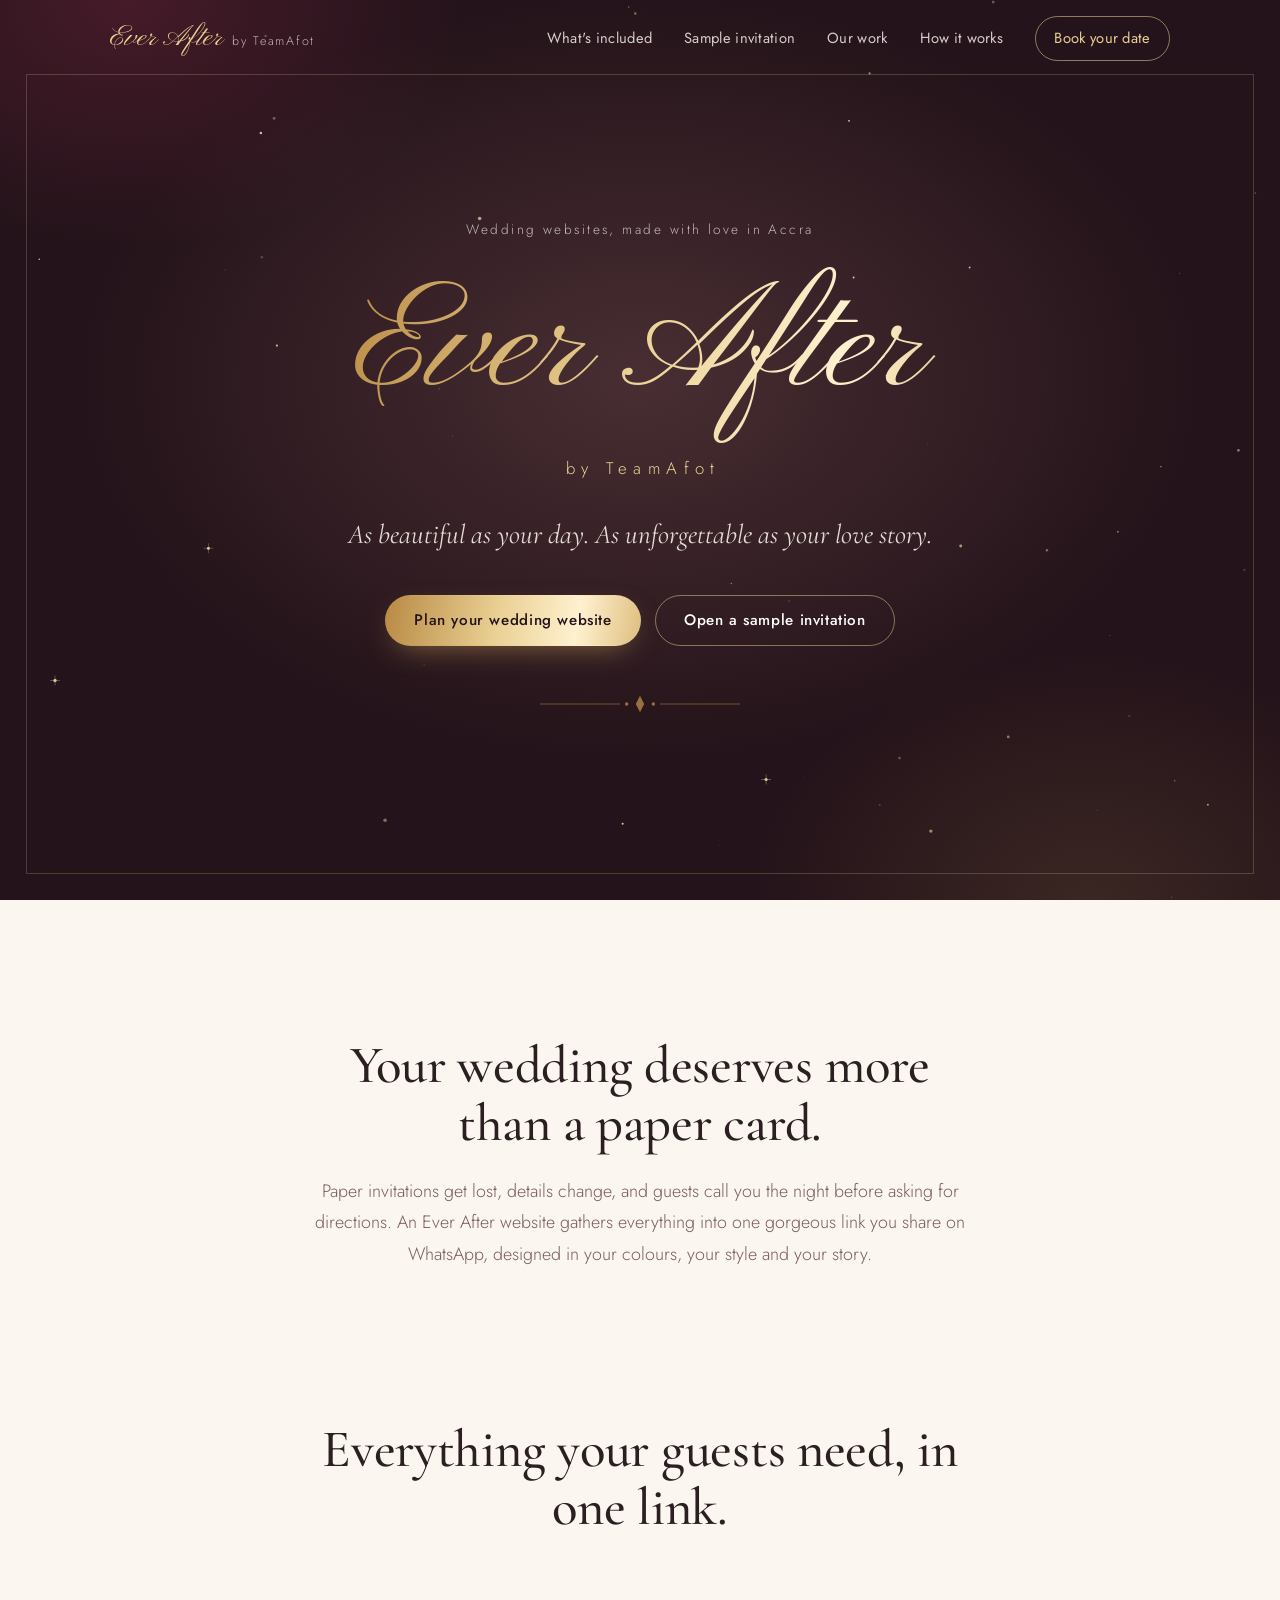
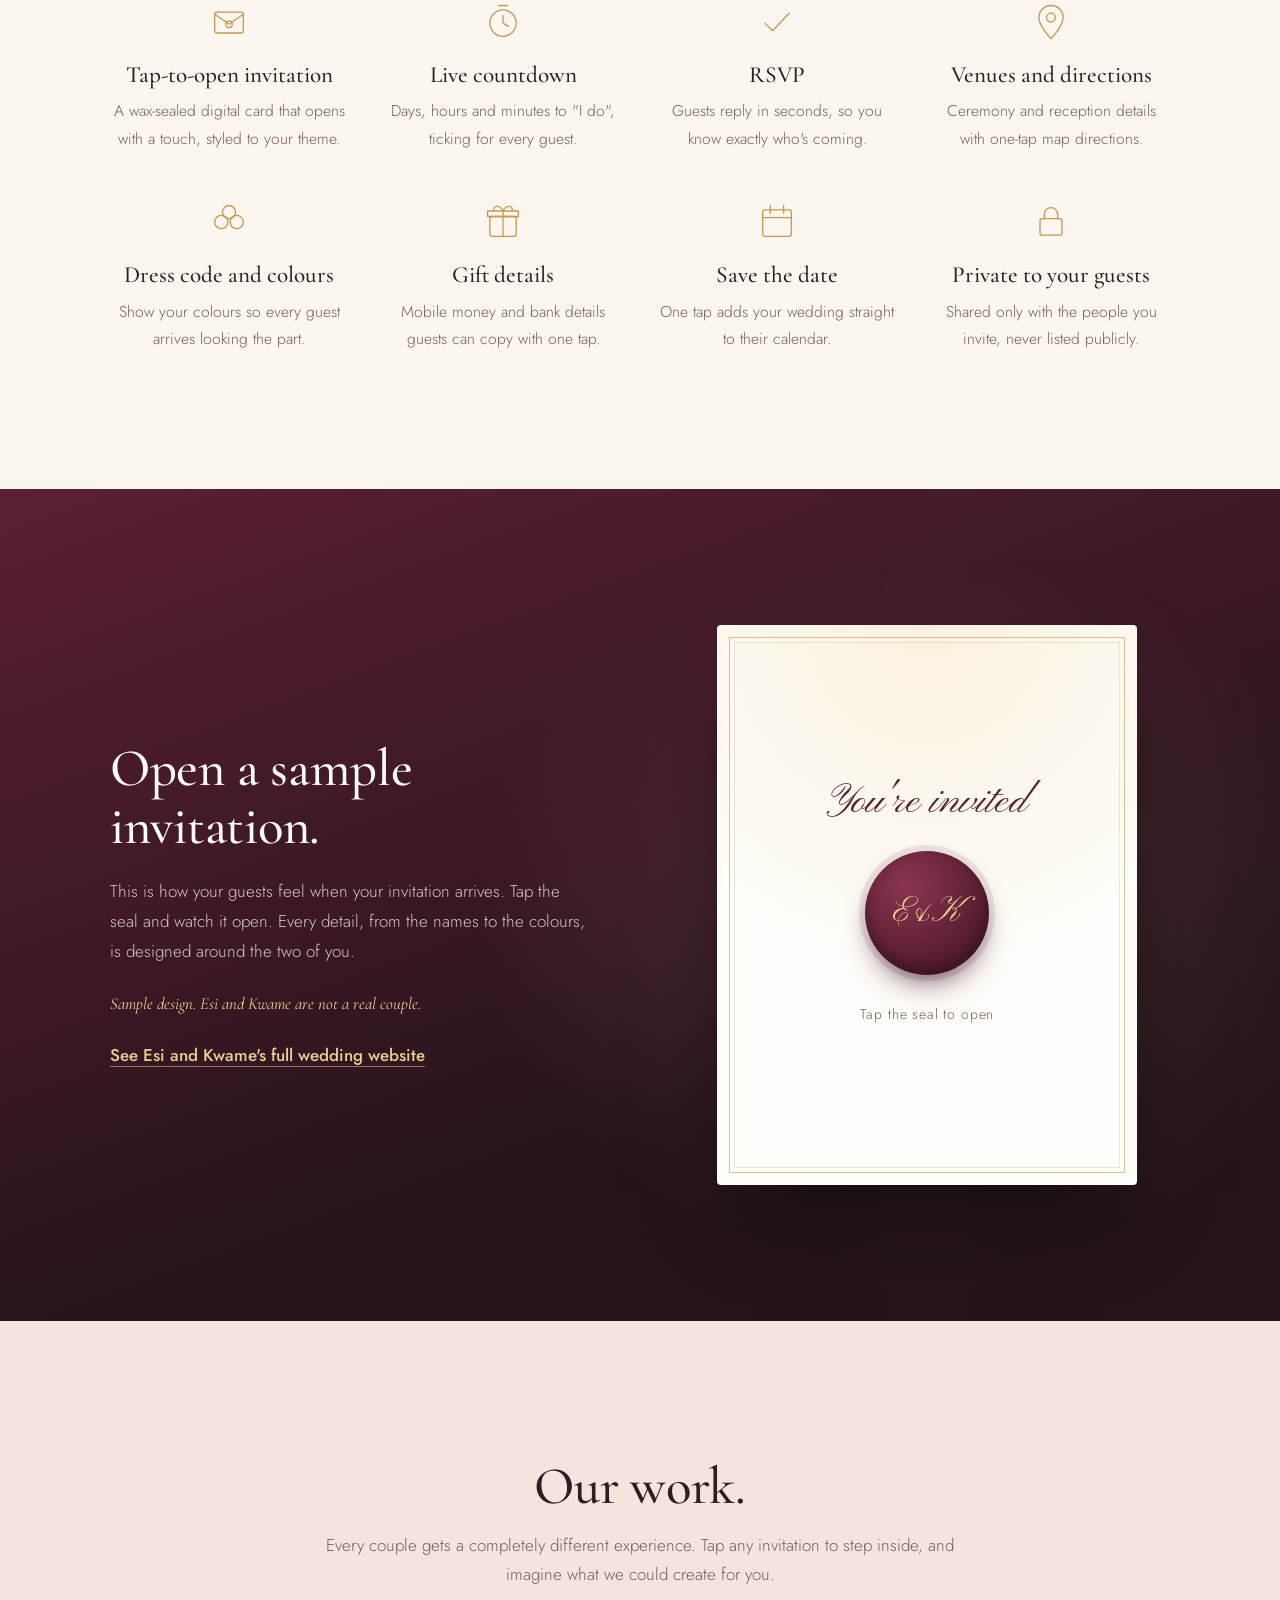
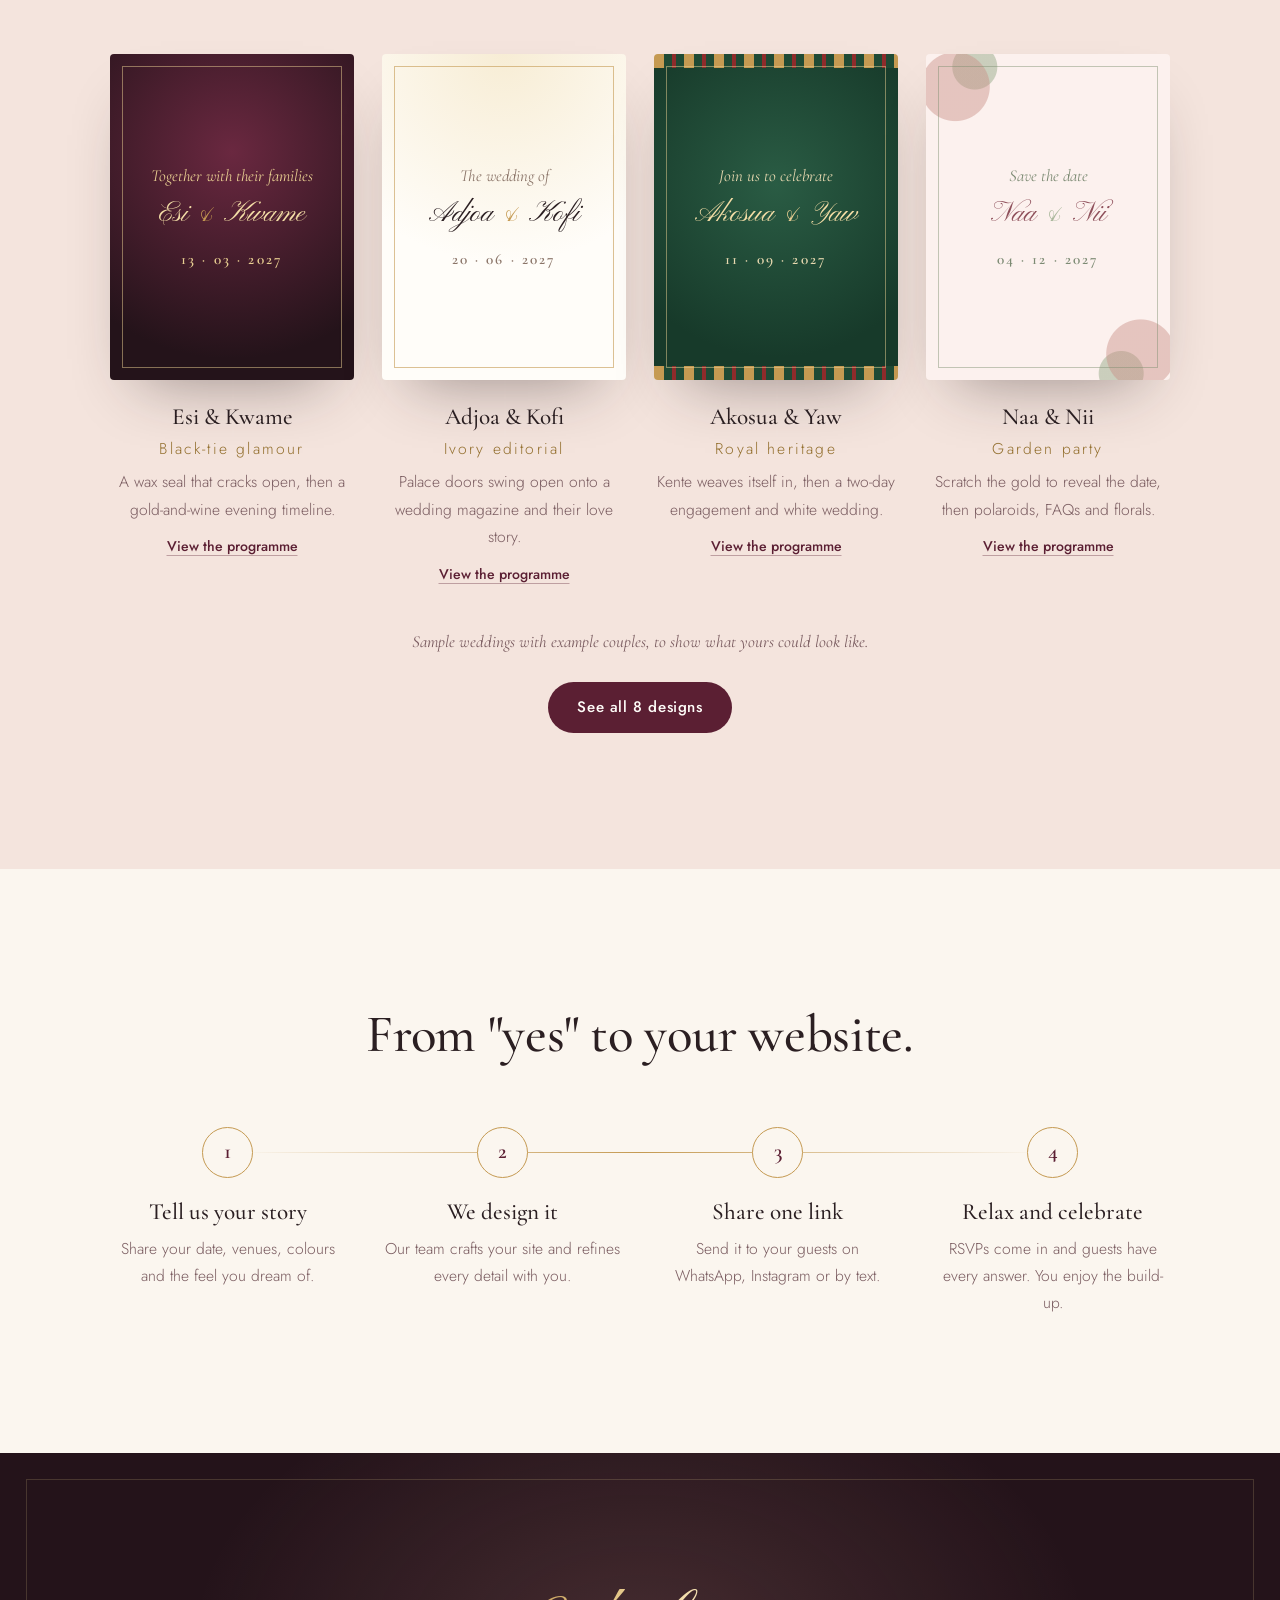
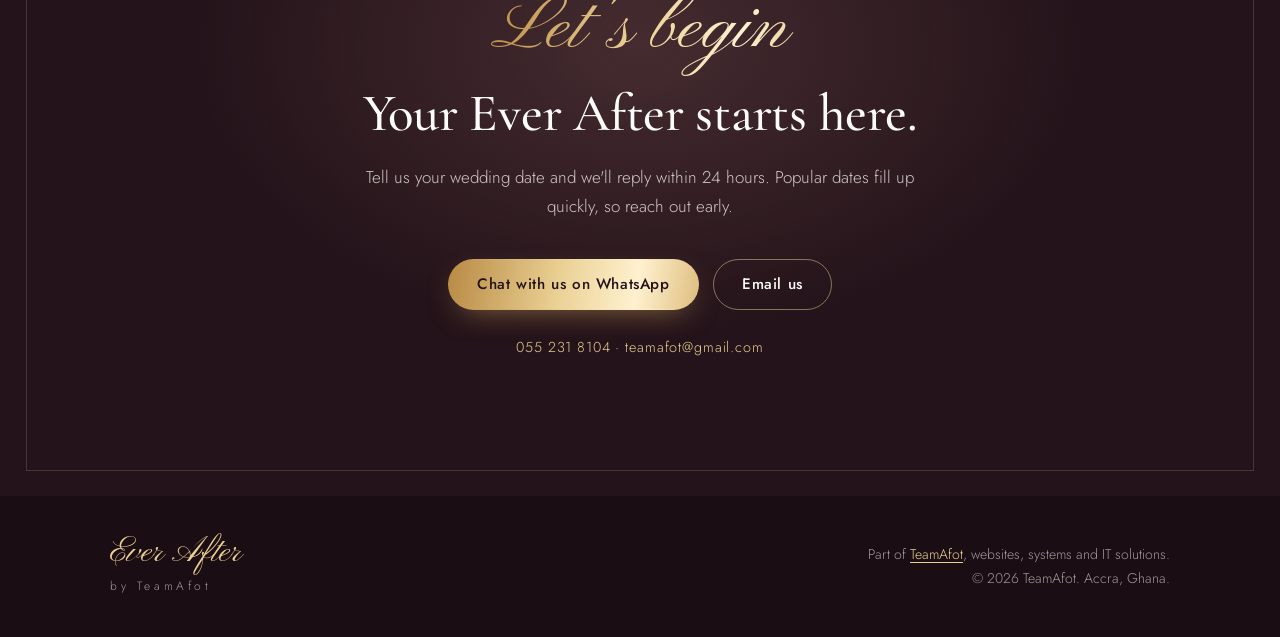
<file: index.html>
<!DOCTYPE html>
<html lang="en">
<head>
  <meta charset="utf-8">
  <meta name="viewport" content="width=device-width, initial-scale=1">
  <title>Ever After by TeamAfot | Wedding Websites in Ghana</title>
  <meta name="description" content="Ever After by TeamAfot designs glamorous wedding websites: digital invitations, countdowns, RSVP, gift details and directions, all in one link for your guests.">
  <meta name="theme-color" content="#24131A">
  <meta property="og:title" content="Ever After by TeamAfot">
  <meta property="og:description" content="Wedding websites as beautiful as your day.">
  <meta property="og:image" content="assets/logo/ever-after-logo-dark.png">
  <link rel="icon" href="assets/logo/favicon.svg" type="image/svg+xml">
  <link rel="preload" href="assets/fonts/pinyon-script-latin-400-normal.woff2" as="font" type="font/woff2" crossorigin>
  <link rel="preload" href="assets/fonts/cormorant-garamond-latin-500-normal.woff2" as="font" type="font/woff2" crossorigin>
  <link rel="stylesheet" href="styles.css">
</head>
<body>

<a class="skip" href="#main">Skip to content</a>

<header class="nav">
  <div class="nav__inner">
    <a class="nav__brand" href="#top" aria-label="Ever After by TeamAfot, home">
      <span class="nav__script">Ever After</span>
      <span class="nav__by">by TeamAfot</span>
    </a>
    <button class="nav__toggle" aria-expanded="false" aria-controls="menu">Menu</button>
    <nav class="nav__menu" id="menu" aria-label="Main">
      <a href="#features">What's included</a>
      <a href="#sample">Sample invitation</a>
      <a href="#work">Our work</a>
      <a href="#how">How it works</a>
      <a class="nav__cta" href="#book">Book your date</a>
    </nav>
  </div>
</header>

<main id="main">

  <!-- HERO -->
  <section class="hero" id="top">
    <canvas class="sparkles" aria-hidden="true"></canvas>
    <div class="hero__inner">
      <p class="hero__pre">Wedding websites, made with love in Accra</p>
      <h1 class="hero__title"><span class="foil">Ever After</span></h1>
      <p class="hero__by">by TeamAfot</p>
      <p class="hero__line">As beautiful as your day. As unforgettable as your love story.</p>
      <div class="hero__actions">
        <a class="btn btn--foil" href="#book">Plan your wedding website</a>
        <a class="btn btn--ghost" href="#sample">Open a sample invitation</a>
      </div>
      <div class="hero__ornament" aria-hidden="true">
      <svg viewBox="0 0 240 24"><path d="M0 12h96M144 12h96" stroke="currentColor" stroke-width=".8"/><path d="M120 2l5 10-5 10-5-10z" fill="currentColor"/><circle cx="104" cy="12" r="2" fill="currentColor"/><circle cx="136" cy="12" r="2" fill="currentColor"/></svg>
    </div>
    </div>

  </section>

  <!-- INTRO -->
  <section class="intro">
    <div class="wrap intro__inner">
      <h2>Your wedding deserves more than a paper&nbsp;card.</h2>
      <p>Paper invitations get lost, details change, and guests call you the night before asking for directions. An Ever After website gathers everything into one gorgeous link you share on WhatsApp, designed in your colours, your style and your story.</p>
    </div>
  </section>

  <!-- FEATURES -->
  <section class="features" id="features">
    <div class="wrap">
      <div class="head head--center">
        <h2>Everything your guests need, in one link.</h2>
      </div>
      <ul class="features__grid" role="list">
        <li>
          <svg viewBox="0 0 40 40" aria-hidden="true"><rect x="7" y="11" width="26" height="19" rx="2"/><path d="M7 13l13 9 13-9"/><circle cx="20" cy="22" r="3"/></svg>
          <h3>Tap-to-open invitation</h3>
          <p>A wax-sealed digital card that opens with a touch, styled to your theme.</p>
        </li>
        <li>
          <svg viewBox="0 0 40 40" aria-hidden="true"><circle cx="20" cy="21" r="12"/><path d="M20 14v7l5 3M16 5h8"/></svg>
          <h3>Live countdown</h3>
          <p>Days, hours and minutes to "I do", ticking for every guest.</p>
        </li>
        <li>
          <svg viewBox="0 0 40 40" aria-hidden="true"><path d="M9 21l7 7 15-16"/></svg>
          <h3>RSVP</h3>
          <p>Guests reply in seconds, so you know exactly who's coming.</p>
        </li>
        <li>
          <svg viewBox="0 0 40 40" aria-hidden="true"><path d="M20 35s-11-11-11-19a11 11 0 0 1 22 0c0 8-11 19-11 19z"/><circle cx="20" cy="16" r="4"/></svg>
          <h3>Venues and directions</h3>
          <p>Ceremony and reception details with one-tap map directions.</p>
        </li>
        <li>
          <svg viewBox="0 0 40 40" aria-hidden="true"><circle cx="13" cy="20" r="6"/><circle cx="27" cy="20" r="6"/><circle cx="20" cy="11" r="6"/></svg>
          <h3>Dress code and colours</h3>
          <p>Show your colours so every guest arrives looking the part.</p>
        </li>
        <li>
          <svg viewBox="0 0 40 40" aria-hidden="true"><rect x="8" y="15" width="24" height="18" rx="2"/><path d="M6 15h28v-5H6zM20 10v23M20 10c-3-6-10-5-8 0M20 10c3-6 10-5 8 0"/></svg>
          <h3>Gift details</h3>
          <p>Mobile money and bank details guests can copy with one tap.</p>
        </li>
        <li>
          <svg viewBox="0 0 40 40" aria-hidden="true"><rect x="7" y="9" width="26" height="24" rx="2"/><path d="M7 16h26M14 5v7M26 5v7"/></svg>
          <h3>Save the date</h3>
          <p>One tap adds your wedding straight to their calendar.</p>
        </li>
        <li>
          <svg viewBox="0 0 40 40" aria-hidden="true"><rect x="10" y="17" width="20" height="15" rx="2"/><path d="M14 17v-4a6 6 0 0 1 12 0v4"/></svg>
          <h3>Private to your guests</h3>
          <p>Shared only with the people you invite, never listed publicly.</p>
        </li>
      </ul>
    </div>
  </section>

  <!-- SAMPLE INVITATION -->
  <section class="sample" id="sample">
    <canvas class="confetti" aria-hidden="true"></canvas>
    <div class="wrap sample__grid">
      <div class="sample__copy">
        <h2>Open a sample invitation.</h2>
        <p>This is how your guests feel when your invitation arrives. Tap the seal and watch it open. Every detail, from the names to the colours, is designed around the two of you.</p>
        <p class="sample__note">Sample design. Esi and Kwame are not a real couple.</p>
        <a class="sample__full" href="demo/esi-kwame/">See Esi and Kwame's full wedding website</a>
      </div>

      <div class="invite">
        <div class="invite__card">
          <div class="invite__closed">
            <p class="invite__kicker">You're invited</p>
            <button class="seal" aria-label="Open the sample invitation"><span>E&amp;K</span></button>
            <p class="invite__tap">Tap the seal to open</p>
          </div>
          <div class="invite__open" hidden>
            <p class="invite__small">Together with their families</p>
            <p class="invite__names">Esi <span>&amp;</span> Kwame</p>
            <p class="invite__small">request the honour of your presence</p>
            <div class="invite__rule" aria-hidden="true"></div>
            <p class="invite__date">Saturday, 13 March 2027</p>
            <p class="invite__venue">Accra, Ghana</p>
            <div class="countdown">
              <div><b data-cd="d">0</b><small>days</small></div>
              <div><b data-cd="h">00</b><small>hours</small></div>
              <div><b data-cd="m">00</b><small>mins</small></div>
              <div><b data-cd="s">00</b><small>secs</small></div>
            </div>
            <div class="swatches" aria-label="Dress code: wine, champagne and gold">
              <span style="--c:#5B1F33"></span><span style="--c:#F1E2C6"></span><span style="--c:#C59A52"></span>
              <small>Dress code</small>
            </div>
            <div class="rsvp">
              <button class="rsvp__btn" data-rsvp="yes">Joyfully accept</button>
              <button class="rsvp__btn rsvp__btn--line" data-rsvp="no">Regretfully decline</button>
            </div>
            <p class="rsvp__msg" role="status"></p>
            <button class="invite__reset">Close invitation</button>
          </div>
        </div>
      </div>
    </div>
  </section>

  <!-- OUR WORK -->
  <section class="styles" id="work">
    <div class="wrap">
      <div class="head head--center">
        <h2>Our work.</h2>
        <p>Every couple gets a completely different experience. Tap any invitation to step inside, and imagine what we could create for you.</p>
      </div>
      <ul class="styles__grid" role="list">
        <li class="look look--wine">
          <a class="look__link" href="demo/esi-kwame/" aria-label="See Esi and Kwame's sample wedding website">
            <div class="look__card" aria-hidden="true">
              <p class="look__small">Together with their families</p>
              <p class="look__names">Esi <span>&amp;</span> Kwame</p>
              <p class="look__date">13 · 03 · 2027</p>
              <span class="look__tap">Tap to see</span>
            </div>
            <h3>Esi &amp; Kwame</h3>
            <p class="look__style">Black-tie glamour</p>
            <p>A wax seal that cracks open, then a gold-and-wine evening timeline.</p>
          </a>
          <a class="look__prog" href="programme/?c=esi-kwame">View the programme</a>
        </li>
        <li class="look look--ivory">
          <a class="look__link" href="demo/adjoa-kofi/" aria-label="See Adjoa and Kofi's sample wedding website">
            <div class="look__card" aria-hidden="true">
              <p class="look__small">The wedding of</p>
              <p class="look__names">Adjoa <span>&amp;</span> Kofi</p>
              <p class="look__date">20 · 06 · 2027</p>
              <span class="look__tap">Tap to see</span>
            </div>
            <h3>Adjoa &amp; Kofi</h3>
            <p class="look__style">Ivory editorial</p>
            <p>Palace doors swing open onto a wedding magazine and their love story.</p>
          </a>
          <a class="look__prog" href="programme/?c=adjoa-kofi">View the programme</a>
        </li>
        <li class="look look--heritage">
          <a class="look__link" href="demo/akosua-yaw/" aria-label="See Akosua and Yaw's sample wedding website">
            <div class="look__card" aria-hidden="true">
              <p class="look__small">Join us to celebrate</p>
              <p class="look__names">Akosua <span>&amp;</span> Yaw</p>
              <p class="look__date">11 · 09 · 2027</p>
              <span class="look__tap">Tap to see</span>
            </div>
            <h3>Akosua &amp; Yaw</h3>
            <p class="look__style">Royal heritage</p>
            <p>Kente weaves itself in, then a two-day engagement and white wedding.</p>
          </a>
          <a class="look__prog" href="programme/?c=akosua-yaw">View the programme</a>
        </li>
        <li class="look look--blush">
          <a class="look__link" href="demo/naa-nii/" aria-label="See Naa and Nii's sample wedding website">
            <div class="look__card" aria-hidden="true">
              <p class="look__small">Save the date</p>
              <p class="look__names">Naa <span>&amp;</span> Nii</p>
              <p class="look__date">04 · 12 · 2027</p>
              <span class="look__tap">Tap to see</span>
            </div>
            <h3>Naa &amp; Nii</h3>
            <p class="look__style">Garden party</p>
            <p>Scratch the gold to reveal the date, then polaroids, FAQs and florals.</p>
          </a>
          <a class="look__prog" href="programme/?c=naa-nii">View the programme</a>
        </li>
      </ul>
      <p class="styles__note">Sample weddings with example couples, to show what yours could look like.</p>
      <p class="styles__more"><a class="btn btn--wine" href="designs/">See all 8 designs</a></p>
    </div>
  </section>

  <!-- HOW -->
  <section class="how" id="how">
    <div class="wrap">
      <div class="head head--center">
        <h2>From "yes" to your website.</h2>
      </div>
      <ol class="how__steps" role="list">
        <li><h3>Tell us your story</h3><p>Share your date, venues, colours and the feel you dream of.</p></li>
        <li><h3>We design it</h3><p>Our team crafts your site and refines every detail with you.</p></li>
        <li><h3>Share one link</h3><p>Send it to your guests on WhatsApp, Instagram or by text.</p></li>
        <li><h3>Relax and celebrate</h3><p>RSVPs come in and guests have every answer. You enjoy the build-up.</p></li>
      </ol>
    </div>
  </section>

  <!-- BOOK -->
  <section class="book" id="book">
    <div class="wrap book__inner">
      <p class="book__script foil">Let's begin</p>
      <h2>Your Ever After starts here.</h2>
      <p>Tell us your wedding date and we'll reply within 24 hours. Popular dates fill up quickly, so reach out early.</p>
      <div class="book__actions">
        <a class="btn btn--foil" href="https://wa.me/233552318104?text=Hello%20Ever%20After%20by%20TeamAfot%2C%20we%27d%20love%20a%20wedding%20website.%20Our%20date%20is%3A%20" target="_blank" rel="noopener">Chat with us on WhatsApp</a>
        <a class="btn btn--ghost" href="mailto:teamafot@gmail.com?subject=Wedding%20website%20enquiry">Email us</a>
      </div>
      <p class="book__contact">055 231 8104 · teamafot@gmail.com</p>
    </div>
  </section>
</main>

<footer class="footer">
  <div class="wrap footer__inner">
    <div>
      <p class="footer__script">Ever After</p>
      <p class="footer__by">by TeamAfot</p>
    </div>
    <p class="footer__links">Part of <a href="https://teamafot.github.io/">TeamAfot</a>, websites, systems and IT solutions.<br>© <span id="year">2026</span> TeamAfot. Accra, Ghana.</p>
  </div>
</footer>

<script src="script.js"></script>
</body>
</html>
</file>
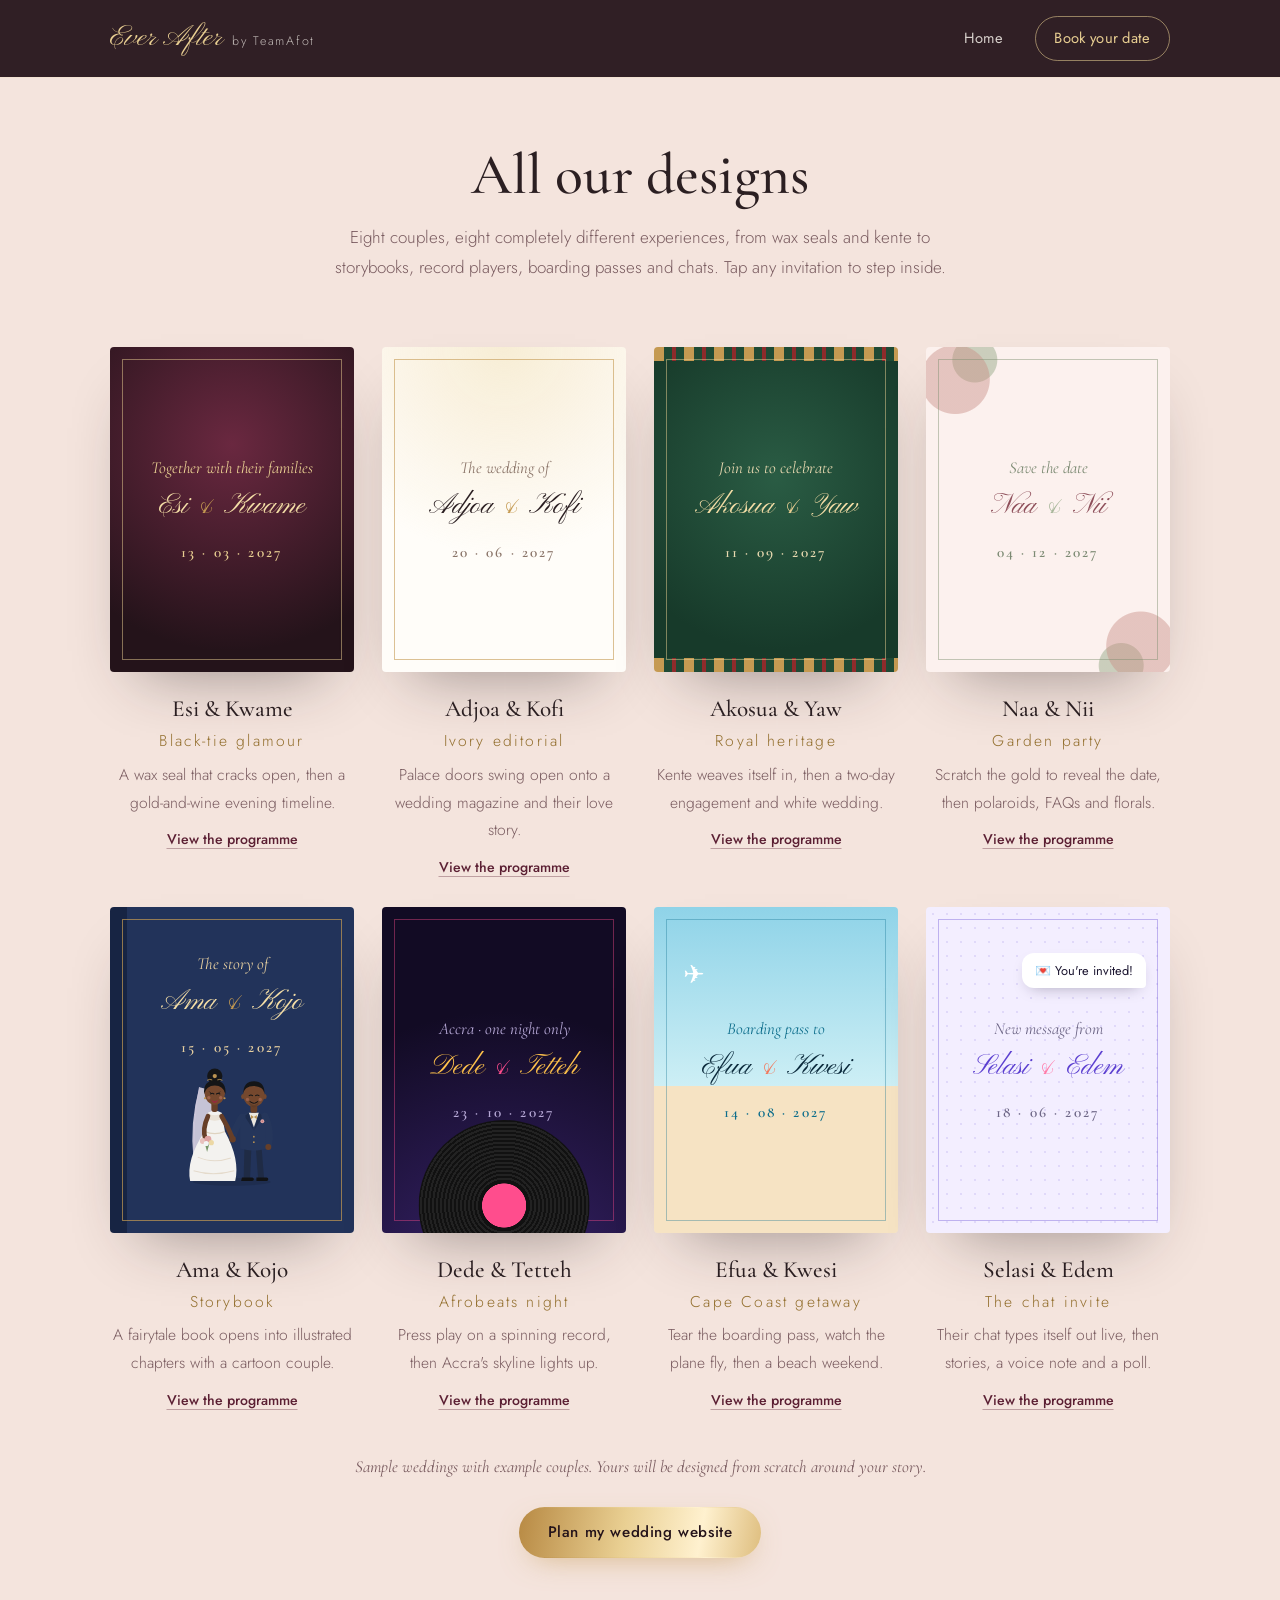
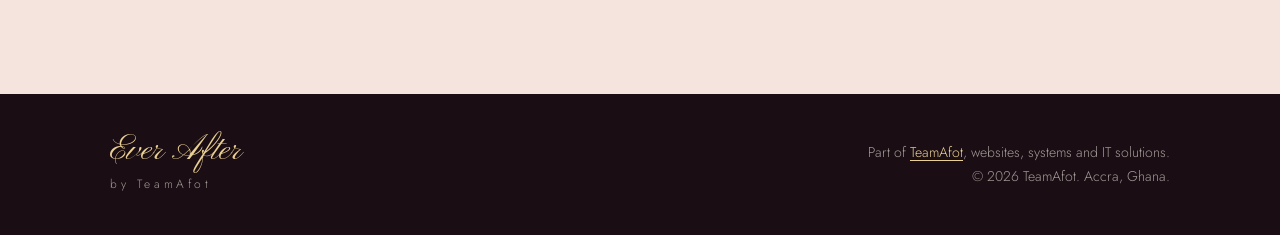
<file: designs/index.html>
<!DOCTYPE html>
<html lang="en">
<head>
  <meta charset="utf-8">
  <meta name="viewport" content="width=device-width, initial-scale=1">
  <title>All designs | Ever After by TeamAfot</title>
  <meta name="description" content="Eight sample wedding websites by Ever After by TeamAfot, each with its own opening and style.">
  <meta name="theme-color" content="#24131A">
  <link rel="icon" href="../assets/logo/favicon.svg" type="image/svg+xml">
  <link rel="stylesheet" href="../styles.css">
</head>
<body>
<header class="nav is-scrolled">
  <div class="nav__inner">
    <a class="nav__brand" href="../" aria-label="Ever After by TeamAfot, home"><span class="nav__script">Ever After</span><span class="nav__by">by TeamAfot</span></a>
    <nav class="nav__menu is-static" aria-label="Main"><a href="../">Home</a><a class="nav__cta" href="../#book">Book your date</a></nav>
  </div>
</header>
<main>
  <section class="styles styles--page">
    <div class="wrap">
      <div class="head head--center">
        <h1 class="page__title">All our designs</h1>
        <p>Eight couples, eight completely different experiences, from wax seals and kente to storybooks, record players, boarding passes and chats. Tap any invitation to step inside.</p>
      </div>
      <ul class="styles__grid" role="list">
        <li class="look look--wine">
          <a class="look__link" href="../demo/esi-kwame/" aria-label="See Esi and Kwame's sample wedding website">
            <div class="look__card" aria-hidden="true">
              
              <p class="look__small">Together with their families</p>
              <p class="look__names">Esi <span>&amp;</span> Kwame</p>
              <p class="look__date">13 · 03 · 2027</p>
              <span class="look__tap">Tap to see</span>
            </div>
            <h3>Esi &amp; Kwame</h3>
            <p class="look__style">Black-tie glamour</p>
            <p>A wax seal that cracks open, then a gold-and-wine evening timeline.</p>
          </a>
          <a class="look__prog" href="../programme/?c=esi-kwame">View the programme</a>
        </li>
        <li class="look look--ivory">
          <a class="look__link" href="../demo/adjoa-kofi/" aria-label="See Adjoa and Kofi's sample wedding website">
            <div class="look__card" aria-hidden="true">
              
              <p class="look__small">The wedding of</p>
              <p class="look__names">Adjoa <span>&amp;</span> Kofi</p>
              <p class="look__date">20 · 06 · 2027</p>
              <span class="look__tap">Tap to see</span>
            </div>
            <h3>Adjoa &amp; Kofi</h3>
            <p class="look__style">Ivory editorial</p>
            <p>Palace doors swing open onto a wedding magazine and their love story.</p>
          </a>
          <a class="look__prog" href="../programme/?c=adjoa-kofi">View the programme</a>
        </li>
        <li class="look look--heritage">
          <a class="look__link" href="../demo/akosua-yaw/" aria-label="See Akosua and Yaw's sample wedding website">
            <div class="look__card" aria-hidden="true">
              
              <p class="look__small">Join us to celebrate</p>
              <p class="look__names">Akosua <span>&amp;</span> Yaw</p>
              <p class="look__date">11 · 09 · 2027</p>
              <span class="look__tap">Tap to see</span>
            </div>
            <h3>Akosua &amp; Yaw</h3>
            <p class="look__style">Royal heritage</p>
            <p>Kente weaves itself in, then a two-day engagement and white wedding.</p>
          </a>
          <a class="look__prog" href="../programme/?c=akosua-yaw">View the programme</a>
        </li>
        <li class="look look--blush">
          <a class="look__link" href="../demo/naa-nii/" aria-label="See Naa and Nii's sample wedding website">
            <div class="look__card" aria-hidden="true">
              
              <p class="look__small">Save the date</p>
              <p class="look__names">Naa <span>&amp;</span> Nii</p>
              <p class="look__date">04 · 12 · 2027</p>
              <span class="look__tap">Tap to see</span>
            </div>
            <h3>Naa &amp; Nii</h3>
            <p class="look__style">Garden party</p>
            <p>Scratch the gold to reveal the date, then polaroids, FAQs and florals.</p>
          </a>
          <a class="look__prog" href="../programme/?c=naa-nii">View the programme</a>
        </li>
        <li class="look look--storybook">
          <a class="look__link" href="../demo/ama-kojo/" aria-label="See Ama and Kojo's sample wedding website">
            <div class="look__card" aria-hidden="true">
              <img class="look__art" src="../demo/couple.svg" alt="">
              <p class="look__small">The story of</p>
              <p class="look__names">Ama <span>&amp;</span> Kojo</p>
              <p class="look__date">15 · 05 · 2027</p>
              <span class="look__tap">Tap to see</span>
            </div>
            <h3>Ama &amp; Kojo</h3>
            <p class="look__style">Storybook</p>
            <p>A fairytale book opens into illustrated chapters with a cartoon couple.</p>
          </a>
          <a class="look__prog" href="../programme/?c=ama-kojo">View the programme</a>
        </li>
        <li class="look look--afro">
          <a class="look__link" href="../demo/dede-tetteh/" aria-label="See Dede and Tetteh's sample wedding website">
            <div class="look__card" aria-hidden="true">
              <span class="look__vinyl"></span>
              <p class="look__small">Accra · one night only</p>
              <p class="look__names">Dede <span>&amp;</span> Tetteh</p>
              <p class="look__date">23 · 10 · 2027</p>
              <span class="look__tap">Tap to see</span>
            </div>
            <h3>Dede &amp; Tetteh</h3>
            <p class="look__style">Afrobeats night</p>
            <p>Press play on a spinning record, then Accra's skyline lights up.</p>
          </a>
          <a class="look__prog" href="../programme/?c=dede-tetteh">View the programme</a>
        </li>
        <li class="look look--ticket">
          <a class="look__link" href="../demo/efua-kwesi/" aria-label="See Efua and Kwesi's sample wedding website">
            <div class="look__card" aria-hidden="true">
              <span class="look__plane">✈</span>
              <p class="look__small">Boarding pass to</p>
              <p class="look__names">Efua <span>&amp;</span> Kwesi</p>
              <p class="look__date">14 · 08 · 2027</p>
              <span class="look__tap">Tap to see</span>
            </div>
            <h3>Efua &amp; Kwesi</h3>
            <p class="look__style">Cape Coast getaway</p>
            <p>Tear the boarding pass, watch the plane fly, then a beach weekend.</p>
          </a>
          <a class="look__prog" href="../programme/?c=efua-kwesi">View the programme</a>
        </li>
        <li class="look look--chat">
          <a class="look__link" href="../demo/selasi-edem/" aria-label="See Selasi and Edem's sample wedding website">
            <div class="look__card" aria-hidden="true">
              <span class="look__bubble">💌 You're invited!</span>
              <p class="look__small">New message from</p>
              <p class="look__names">Selasi <span>&amp;</span> Edem</p>
              <p class="look__date">18 · 06 · 2027</p>
              <span class="look__tap">Tap to see</span>
            </div>
            <h3>Selasi &amp; Edem</h3>
            <p class="look__style">The chat invite</p>
            <p>Their chat types itself out live, then stories, a voice note and a poll.</p>
          </a>
          <a class="look__prog" href="../programme/?c=selasi-edem">View the programme</a>
        </li>
      </ul>
      <p class="styles__note">Sample weddings with example couples. Yours will be designed from scratch around your story.</p>
      <p class="styles__more"><a class="btn btn--foil" href="https://wa.me/233552318104?text=Hello%20Ever%20After%2C%20I%27ve%20seen%20your%20designs%20and%20I%27d%20love%20a%20wedding%20website." target="_blank" rel="noopener">Plan my wedding website</a></p>
    </div>
  </section>
</main>
<footer class="footer">
  <div class="wrap footer__inner">
    <div><p class="footer__script">Ever After</p><p class="footer__by">by TeamAfot</p></div>
    <p class="footer__links">Part of <a href="https://teamafot.github.io/">TeamAfot</a>, websites, systems and IT solutions.<br>© 2026 TeamAfot. Accra, Ghana.</p>
  </div>
</footer>
</body>
</html>
</file>
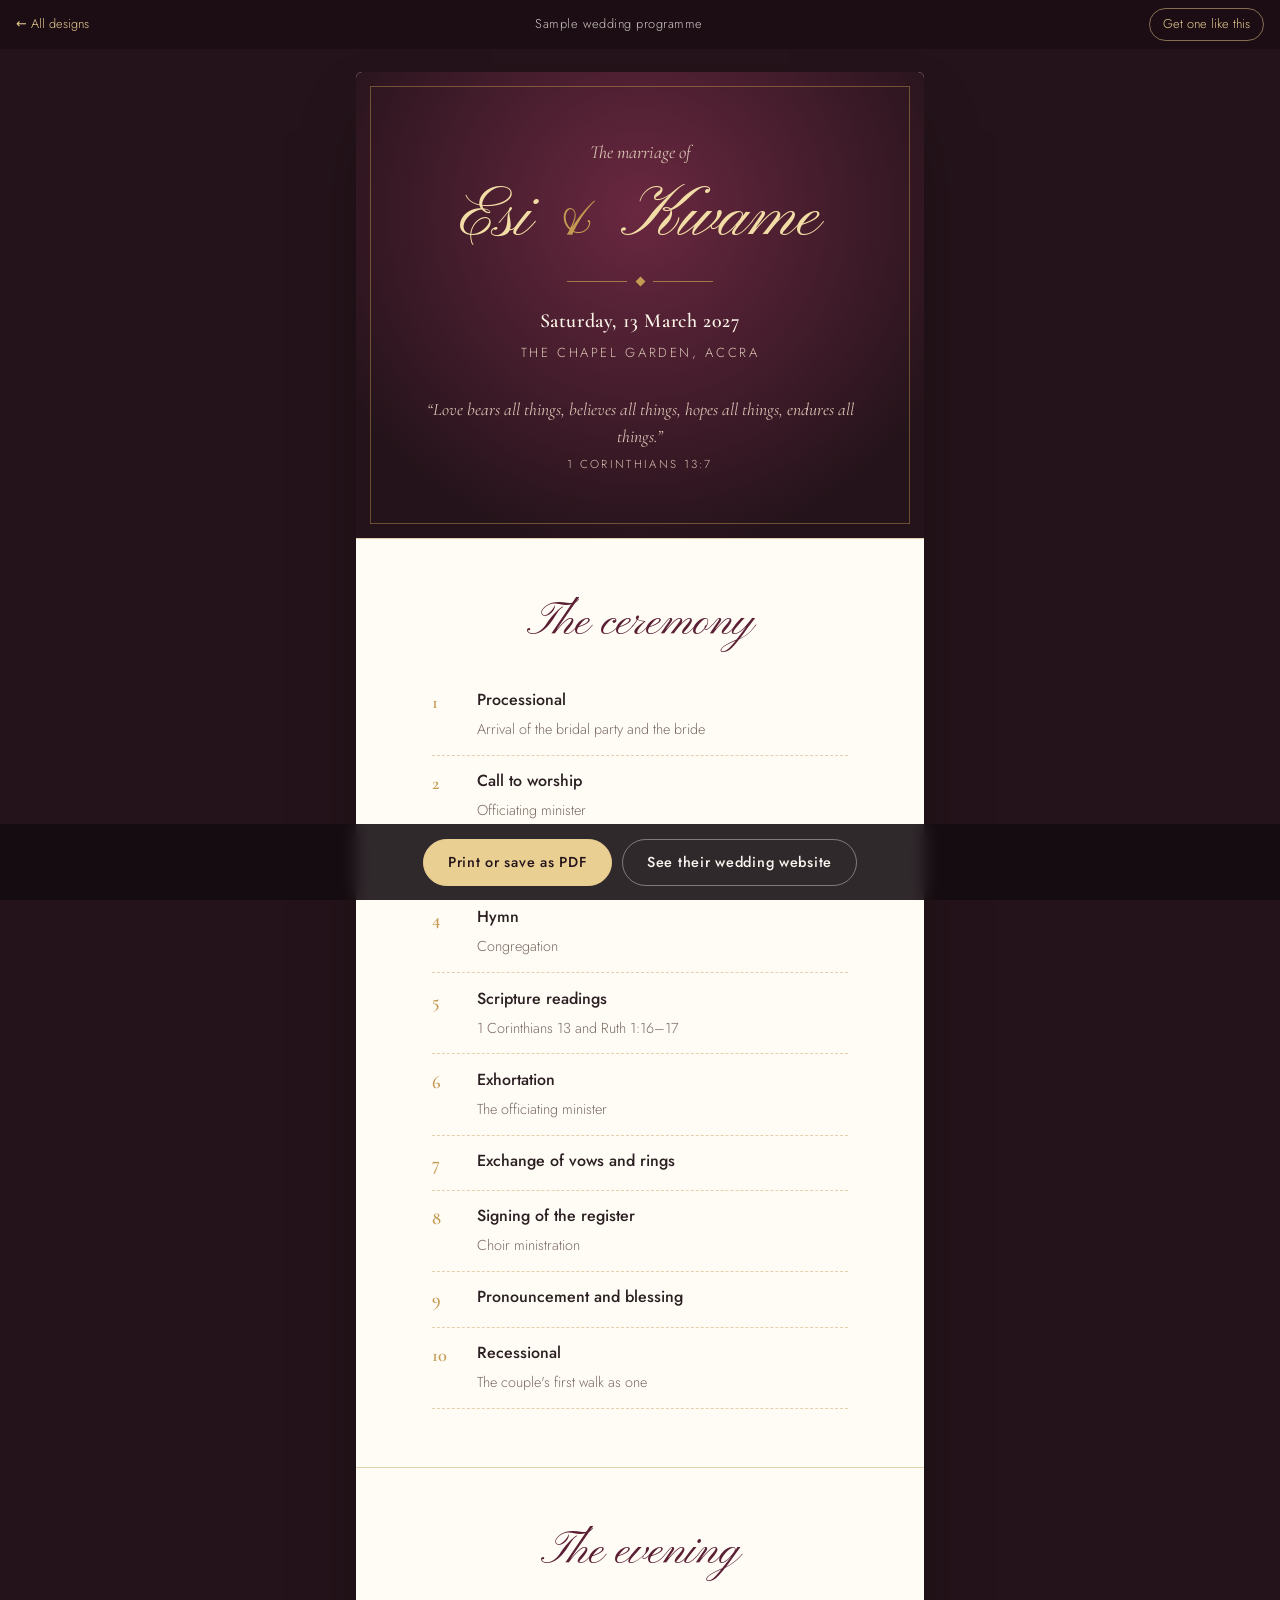
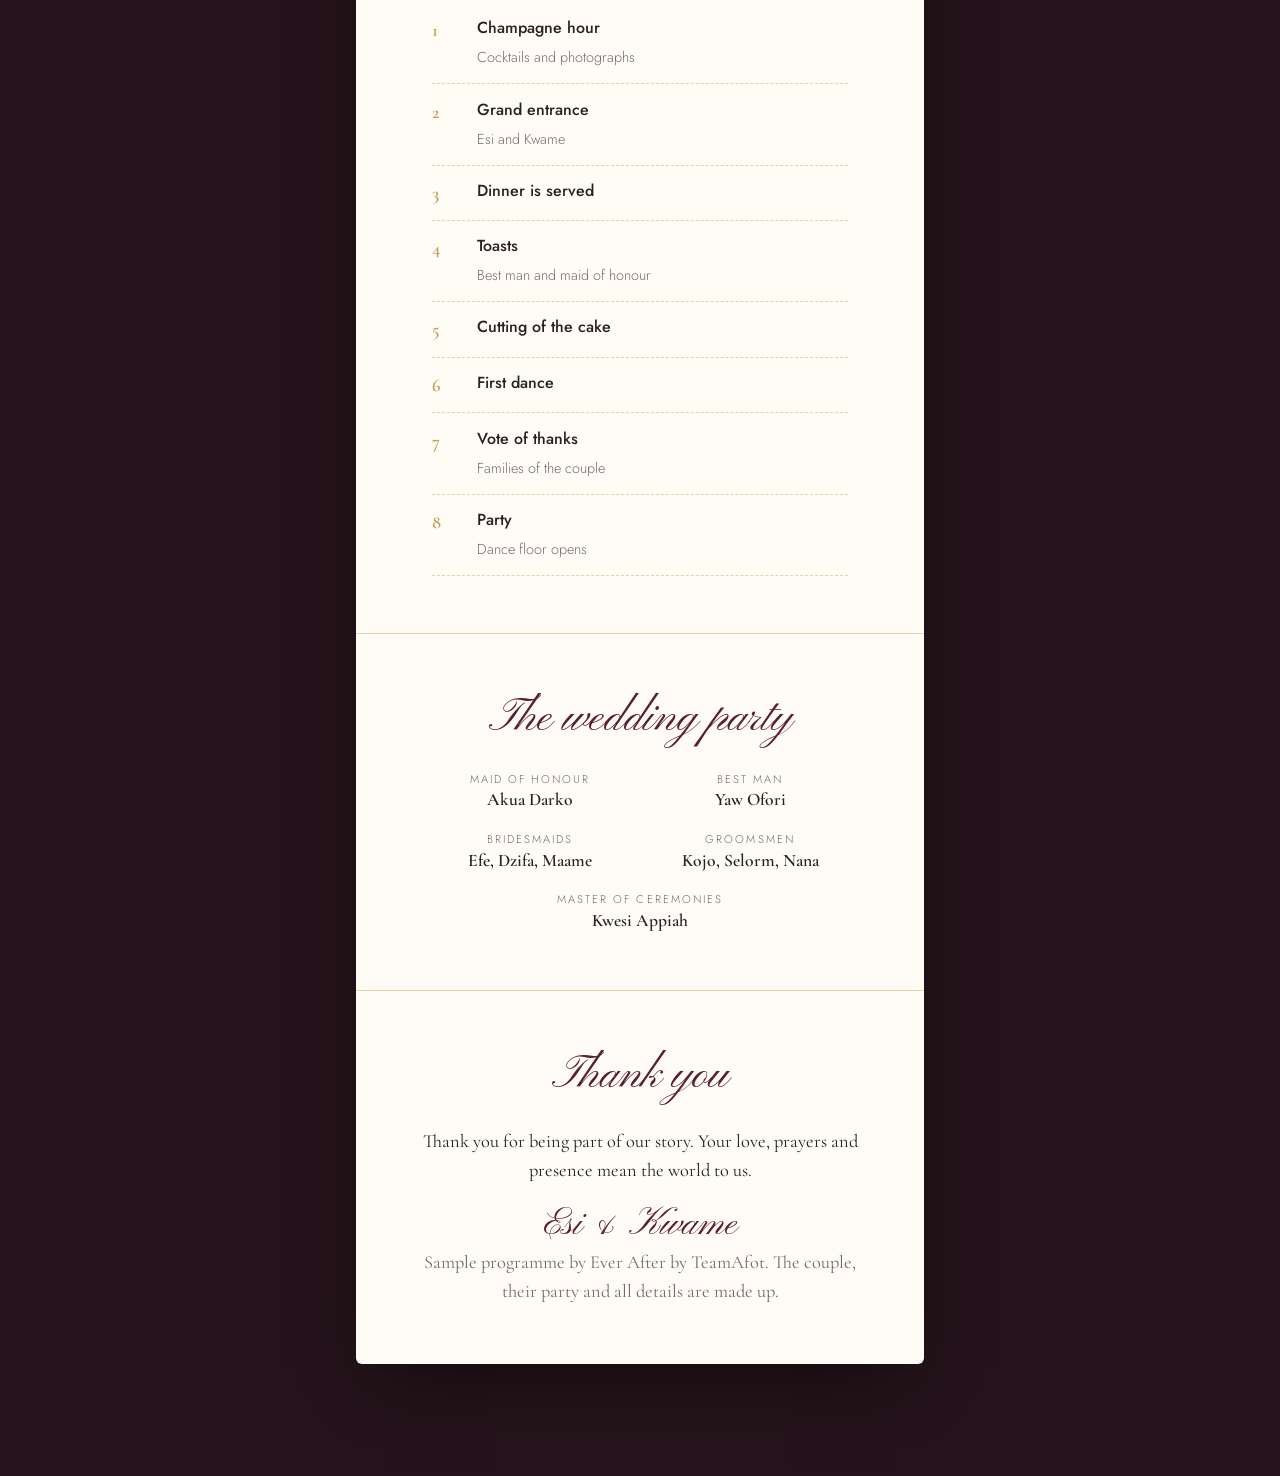
<file: programme/index.html>
<!DOCTYPE html>
<html lang="en">
<head>
<meta charset="utf-8">
<meta name="viewport" content="width=device-width, initial-scale=1">
<title>Wedding programme | Sample | Ever After by TeamAfot</title>
<meta name="robots" content="noindex">
<link rel="icon" href="../assets/logo/favicon.svg" type="image/svg+xml">
<link rel="stylesheet" href="../demo/base.css">
<style>
  :root { --bg: #24131A; --paper: #FFFCF6; --ink: #2B1F22; --mute: #7A6A63; --accent: #8B2D45; --accent-2: #C59A52; --line: rgba(197,154,82,.45); }
  body { background: var(--bg); color: var(--ink); }
  .wrap { max-width: 600px; margin: 0 auto; padding: 4.5rem 1rem 7rem; }
  .booklet { background: var(--paper); border-radius: 6px; box-shadow: 0 30px 70px -30px rgba(0,0,0,.6); overflow: hidden; }
  .pg { position: relative; padding: clamp(2.6rem, 8vw, 3.6rem) clamp(1.6rem, 6vw, 3rem); text-align: center; }
  .pg + .pg { border-top: 1px solid var(--line); }
  .pg--cover { padding-top: 4rem; padding-bottom: 4rem; background: var(--cover-bg, var(--paper)); color: var(--cover-ink, var(--ink)); }
  .pg--cover::before { content: ""; position: absolute; inset: 14px; border: 1px solid var(--line); pointer-events: none; }
  .kicker { font-family: var(--serif); font-style: italic; font-size: 1.15rem; color: var(--cover-mute, var(--mute)); }
  .names { font-family: var(--head); font-weight: 400; font-size: var(--names-size, clamp(3rem, 12vw, 4.4rem)); line-height: 1.15; color: var(--cover-accent, var(--accent)); margin: .6rem 0; }
  .names span { color: var(--accent-2); }
  .orn { display: flex; align-items: center; justify-content: center; gap: .6rem; margin: 1.2rem auto; color: var(--accent-2); }
  .orn i { width: 60px; height: 1px; background: currentColor; opacity: .7; }
  .orn b { width: 7px; height: 7px; transform: rotate(45deg); background: currentColor; }
  .date { font-family: var(--serif); font-weight: 600; font-size: 1.25rem; letter-spacing: .03em; }
  .venue { font-size: .82rem; letter-spacing: .2em; color: var(--cover-mute, var(--mute)); margin-top: .2rem; }
  .verse { font-family: var(--serif); font-style: italic; font-size: 1.1rem; line-height: 1.5; margin-top: 2rem; color: var(--cover-mute, var(--mute)); }
  .verse small { display: block; font-style: normal; font-family: var(--sans); font-size: .72rem; letter-spacing: .2em; margin-top: .4rem; }
  h2 { font-family: var(--head); font-weight: 400; font-size: var(--h2-size, clamp(2.2rem, 8vw, 2.9rem)); line-height: 1.2; color: var(--accent); margin-bottom: 1.4rem; }
  .order { list-style: none; margin: 0 auto; padding: 0; max-width: 26rem; counter-reset: o; }
  .order li { counter-increment: o; display: grid; grid-template-columns: 2rem 1fr; gap: .8rem; text-align: left; padding: .7rem 0; border-bottom: 1px dashed var(--line); }
  .order li::before { content: counter(o); font-family: var(--serif); font-weight: 600; font-size: 1.15rem; color: var(--accent-2); }
  .order b { display: block; font-weight: 500; font-size: 1rem; }
  .order span { color: var(--mute); font-size: .9rem; }
  .party { display: grid; grid-template-columns: 1fr 1fr; gap: 1.1rem 1.5rem; max-width: 26rem; margin: 0 auto; }
  .party div small { display: block; font-size: .7rem; letter-spacing: .18em; color: var(--mute); }
  .party div p { font-family: var(--serif); font-weight: 600; font-size: 1.1rem; line-height: 1.3; }
  .party .wide { grid-column: 1 / -1; }
  .thanks p { font-family: var(--serif); font-size: 1.15rem; line-height: 1.6; max-width: 28rem; margin: 0 auto; }
  .thanks .sign { font-family: var(--head); font-size: var(--sign-size, 2.4rem); color: var(--accent); margin-top: 1rem; line-height: 1.2; }
  .sample { font-size: .78rem; color: var(--mute); margin-top: 1.6rem; }

  .actions { position: fixed; left: 0; right: 0; bottom: 0; z-index: 40; display: flex; justify-content: center; gap: .6rem; flex-wrap: wrap; padding: .9rem 1rem calc(.9rem + env(safe-area-inset-bottom)); background: rgba(20,12,16,.88); backdrop-filter: blur(8px); -webkit-backdrop-filter: blur(8px); }
  .actions .btn { color: #FBF6EF; border-color: rgba(251,246,239,.4); }
  .actions .btn--main { background: #E9CF92; color: #24131A; border-color: #E9CF92; }

  @media print {
    @page { size: A5; margin: 10mm; }
    body { background: #fff; }
    .bar, .actions, .toast, .fx { display: none !important; }
    .wrap { padding: 0; max-width: none; }
    .booklet { box-shadow: none; border-radius: 0; }
    .pg { break-inside: avoid; page-break-inside: avoid; }
    .pg--cover { break-after: page; page-break-after: always; min-height: 180mm; display: flex; flex-direction: column; justify-content: center; }
    * { -webkit-print-color-adjust: exact; print-color-adjust: exact; }
  }
</style>
</head>
<body>
<div class="bar"><a class="bar__back" href="../designs/">← All designs</a><span class="bar__label">Sample wedding programme</span><a class="bar__cta" href="../#book">Get one like this</a></div>

<div class="wrap">
  <article class="booklet">
    <section class="pg pg--cover">
      <p class="kicker" data-k="kicker"></p>
      <h1 class="names" data-k="names"></h1>
      <div class="orn" aria-hidden="true"><i></i><b></b><i></i></div>
      <p class="date" data-k="date"></p>
      <p class="venue" data-k="venue"></p>
      <p class="verse"><span data-k="verse"></span><small data-k="verseRef"></small></p>
    </section>
    <section class="pg">
      <h2 data-k="ceremonyTitle"></h2>
      <ol class="order" data-list="ceremony"></ol>
    </section>
    <section class="pg">
      <h2 data-k="receptionTitle"></h2>
      <ol class="order" data-list="reception"></ol>
    </section>
    <section class="pg">
      <h2>The wedding party</h2>
      <div class="party" data-party></div>
    </section>
    <section class="pg thanks">
      <h2>Thank you</h2>
      <p data-k="thanks"></p>
      <p class="sign" data-k="sign"></p>
      <p class="sample">Sample programme by Ever After by TeamAfot. The couple, their party and all details are made up.</p>
    </section>
  </article>
</div>

<div class="actions">
  <button class="btn btn--main" id="print">Print or save as PDF</button>
  <a class="btn" id="site" href="#">See their wedding website</a>
</div>

<script>
  const P = {
    "esi-kwame": { theme: { "--bg": "#24131A", "--paper": "#FFFCF6", "--accent": "#5B1F33", "--accent-2": "#C59A52", "--cover-bg": "radial-gradient(circle at 50% 30%, #6A2840, #24131A 80%)", "--cover-ink": "#FBF4E8", "--cover-mute": "#D9C2B4", "--cover-accent": "#F3DDA6", "--head": "var(--script)" },
      a: "Esi", b: "Kwame", kicker: "The marriage of", date: "Saturday, 13 March 2027", venue: "THE CHAPEL GARDEN, ACCRA", verse: "“Love bears all things, believes all things, hopes all things, endures all things.”", verseRef: "1 CORINTHIANS 13:7",
      ceremonyTitle: "The ceremony", receptionTitle: "The evening",
      ceremony: [["Processional", "Arrival of the bridal party and the bride"], ["Call to worship", "Officiating minister"], ["Opening prayer", ""], ["Hymn", "Congregation"], ["Scripture readings", "1 Corinthians 13 and Ruth 1:16–17"], ["Exhortation", "The officiating minister"], ["Exchange of vows and rings", ""], ["Signing of the register", "Choir ministration"], ["Pronouncement and blessing", ""], ["Recessional", "The couple's first walk as one"]],
      reception: [["Champagne hour", "Cocktails and photographs"], ["Grand entrance", "Esi and Kwame"], ["Dinner is served", ""], ["Toasts", "Best man and maid of honour"], ["Cutting of the cake", ""], ["First dance", ""], ["Vote of thanks", "Families of the couple"], ["Party", "Dance floor opens"]],
      party: [["Maid of honour", "Akua Darko"], ["Best man", "Yaw Ofori"], ["Bridesmaids", "Efe, Dzifa, Maame"], ["Groomsmen", "Kojo, Selorm, Nana"], ["Master of ceremonies", "Kwesi Appiah", true]],
      thanks: "Thank you for being part of our story. Your love, prayers and presence mean the world to us.", sign: "Esi & Kwame" },
    "adjoa-kofi": { theme: { "--bg": "#EDE3D1", "--paper": "#FBF8F2", "--accent": "#1C1A17", "--accent-2": "#B08A3E", "--head": "var(--serif)", "--names-size": "clamp(2.4rem, 10vw, 3.6rem)", "--h2-size": "2rem", "--sign-size": "1.8rem" },
      a: "ADJOA", b: "KOFI", kicker: "The Wedding Issue · Vol. I", date: "Sunday, 20 June 2027", venue: "HOLY TRINITY CATHEDRAL, ACCRA", verse: "“I have found the one whom my soul loves.”", verseRef: "SONG OF SOLOMON 3:4",
      ceremonyTitle: "The ceremony", receptionTitle: "The reception",
      ceremony: [["Processional", ""], ["Opening hymn", "Congregation"], ["Prayer of invocation", ""], ["Readings", "Genesis 2:18–24 and Colossians 3:12–14"], ["The sermon", ""], ["Vows and rings", ""], ["Signing of the register", ""], ["Presentation of the couple", ""], ["Recessional", ""]],
      reception: [["Arrival of guests", ""], ["Entrance of the couple", ""], ["Opening prayer", ""], ["Lunch", ""], ["Speeches", "Fathers of the couple"], ["Cake", ""], ["First dance", ""], ["Vote of thanks", ""]],
      party: [["Maid of honour", "Esi Boateng"], ["Best man", "Kwabena Asare"], ["Bridesmaids", "Ama, Afia, Yaa"], ["Groomsmen", "Kwame, Yaw, Kojo"], ["Master of ceremonies", "Nii Armah", true]],
      thanks: "Six years, many plates of jollof and one very big question later, we are grateful to share this chapter with you.", sign: "Adjoa & Kofi" },
    "akosua-yaw": { theme: { "--bg": "#173A2A", "--paper": "#F7F1E3", "--accent": "#1F4A35", "--accent-2": "#C59A3A", "--cover-bg": "repeating-linear-gradient(90deg, #E0A82E 0 14px, #1F6B3A 14px 24px, #A8322D 24px 29px, #1F6B3A 29px 39px) top / 100% 12px no-repeat, repeating-linear-gradient(90deg, #E0A82E 0 14px, #1F6B3A 14px 24px, #A8322D 24px 29px, #1F6B3A 29px 39px) bottom / 100% 12px no-repeat, radial-gradient(circle at 50% 35%, #2A5C44, #12301F 80%)", "--cover-ink": "#F7F1E3", "--cover-mute": "#D8CCAA", "--cover-accent": "#F0D48E", "--head": "var(--script)", "--line": "rgba(197,154,58,.45)" },
      a: "Akosua", b: "Yaw", kicker: "Two days, two traditions, one love", date: "10 & 11 September 2027", venue: "KUMASI, GHANA", verse: "“Two are better than one.”", verseRef: "ECCLESIASTES 4:9",
      ceremonyTitle: "Day one: the engagement", receptionTitle: "Day two: the white wedding",
      ceremony: [["Arrival of the groom's family", ""], ["Introductions and welcome", "Family spokespersons"], ["The knocking", "Presentation of drinks"], ["Presentation of items", "Bride price and gifts"], ["Libation and blessings", "Elders of both families"], ["The bride is presented", ""], ["Acceptance and prayers", ""], ["Feast, drumming and dancing", ""]],
      reception: [["Processional", ""], ["Opening prayer and hymn", ""], ["Readings", "Ruth 1:16 and Ephesians 5:25–33"], ["Exhortation", ""], ["Vows and rings", ""], ["Signing of the register", ""], ["Reception and toasts", ""], ["Cutting of the cake and first dance", ""]],
      party: [["Spokesperson (bride)", "Opanin Kwaku Asante"], ["Spokesperson (groom)", "Opanin Kofi Boateng"], ["Maid of honour", "Abena Owusu"], ["Best man", "Kwame Mensah"], ["Master of ceremonies", "Agya Kwadwo", true]],
      thanks: "Medaase! Thank you for honouring our families with your presence over these two special days.", sign: "Akosua & Yaw" },
    "naa-nii": { theme: { "--bg": "#FBEDE9", "--paper": "#FFF9F6", "--accent": "#B9707D", "--accent-2": "#7C9A6E", "--head": "var(--script)", "--line": "rgba(169,183,155,.6)" },
      a: "Naa", b: "Nii", kicker: "Surrounded by flowers and family", date: "Saturday, 4 December 2027", venue: "ABURI GARDENS, GHANA", verse: "“For everything there is a season, and a time for every matter under heaven.”", verseRef: "ECCLESIASTES 3:1",
      ceremonyTitle: "In the garden", receptionTitle: "On the terrace",
      ceremony: [["Garden processional", "Flower girls lead the way"], ["Welcome", "Officiant"], ["Prayer", ""], ["A reading", "1 Corinthians 13:4–8"], ["Vows written by the couple", ""], ["Exchange of rings", ""], ["Planting of the unity tree", "A symbol of growing together"], ["Pronouncement", ""]],
      reception: [["Tea, lemonade and photos", ""], ["Dinner at the long tables", ""], ["Toasts", ""], ["Cake", ""], ["First dance under the lights", ""], ["Dancing", ""]],
      party: [["Maid of honour", "Dede Quaye"], ["Best man", "Tetteh Lamptey"], ["Bridesmaids", "Adoley, Korkor, Naki"], ["Groomsmen", "Nii Ayi, Nii Okai, Odartey"], ["Master of ceremonies", "Nii Lante", true]],
      thanks: "Thank you for joining us in the garden. Every flower here was chosen with you in mind.", sign: "Naa & Nii" },
    "ama-kojo": { theme: { "--bg": "#1B1512", "--paper": "#FBF3E4", "--accent": "#22335A", "--accent-2": "#C0656E", "--cover-bg": "linear-gradient(90deg, #172443 0 7%, #22335A 7%)", "--cover-ink": "#F3DDA6", "--cover-mute": "#E6CFA0", "--cover-accent": "#F3DDA6", "--head": "var(--script)" },
      a: "Ama", b: "Kojo", kicker: "The final chapter of", date: "Saturday, 15 May 2027", venue: "TEMA, GHANA", verse: "“And they lived happily ever after.”", verseRef: "THE END, AND THE BEGINNING",
      ceremonyTitle: "Chapter five: the vows", receptionTitle: "Chapter six: the celebration",
      ceremony: [["Once upon a time…", "Processional"], ["Welcome and prayer", ""], ["Hymn", ""], ["Readings", "Proverbs 3:3–4 and John 15:12"], ["A word for the couple", ""], ["Vows and rings", ""], ["Signing of the register", ""], ["The kiss", ""]],
      reception: [["Grand entrance", ""], ["Lunch", ""], ["The storybook toast", "Friends from Tema"], ["Cake", ""], ["First dance", ""], ["Thank you and goodbye", ""]],
      party: [["Maid of honour", "Esi Nyarko"], ["Best man", "Kwaku Otoo"], ["Bridesmaids", "Afua, Adwoa, Abla"], ["Groomsmen", "Fiifi, Kobby, Ekow"], ["Master of ceremonies", "Uncle Paa Kow", true]],
      thanks: "Thank you for being part of our story. The next chapter starts with you in it.", sign: "Ama & Kojo" },
    "dede-tetteh": { theme: { "--bg": "#120B24", "--paper": "#1C1236", "--ink": "#F4EEFF", "--mute": "#B6A8D6", "--accent": "#FFC24B", "--accent-2": "#FF4D8D", "--line": "rgba(255,77,141,.35)", "--head": "var(--sans)", "--names-size": "clamp(2.6rem, 11vw, 4rem)", "--h2-size": "2rem", "--sign-size": "1.8rem" },
      a: "DEDE", b: "TETTEH", kicker: "One night only", date: "Saturday, 23 October 2027", venue: "THE BEACHFRONT PAVILION, LABADI", verse: "“Let all that you do be done in love.”", verseRef: "1 CORINTHIANS 16:14",
      ceremonyTitle: "Side A: the vows", receptionTitle: "Side B: the party",
      ceremony: [["Intro", "Processional at sunset"], ["Welcome", "Officiant"], ["Prayer", ""], ["Reading", "Colossians 3:14"], ["Vows and rings", ""], ["Pronouncement", ""], ["Outro", "Recessional to the dance floor"]],
      reception: [["Cocktail hour", "Sobolo mocktails and small chops"], ["Dinner", "Jollof, grills and toasts"], ["Speeches", ""], ["Cake", ""], ["First dance", ""], ["Live band", ""], ["DJ set till late", ""]],
      party: [["Maid of honour", "Naa Adjeley"], ["Best man", "Nii Teiko"], ["Bridesmaids", "Korkor, Dzidzor, Akweley"], ["Groomsmen", "Tettey, Ashitey, Nortey"], ["Master of ceremonies", "MC Kpakpo", true]],
      thanks: "Thank you for bringing the vibe. Tonight is for dancing, so don't leave the floor empty!", sign: "Dede & Tetteh" },
    "efua-kwesi": { theme: { "--bg": "#0B2A3C", "--paper": "#FBF1DF", "--accent": "#0E6E8C", "--accent-2": "#F2785C", "--cover-bg": "linear-gradient(180deg, #FF9A76, #FFC48C 45%, #FFE3B0 70%, #F3D9A7 70%)", "--cover-ink": "#0B2A3C", "--cover-mute": "#7A3E2A", "--cover-accent": "#FFFFFF", "--head": "var(--script)", "--line": "rgba(14,110,140,.3)" },
      a: "Efua", b: "Kwesi", kicker: "A beach wedding in Cape Coast", date: "Saturday, 14 August 2027", venue: "SEABREEZE RESORT, CAPE COAST", verse: "“Many waters cannot quench love.”", verseRef: "SONG OF SOLOMON 8:7",
      ceremonyTitle: "On the sand", receptionTitle: "Under the stars",
      ceremony: [["Barefoot processional", ""], ["Welcome", ""], ["Prayer", ""], ["Reading", "Song of Solomon 8:6–7"], ["Vows by the sea", ""], ["Exchange of rings", ""], ["Sand ceremony", "Two colours of sand become one"], ["Pronouncement", ""]],
      reception: [["Coconut cocktails", ""], ["Seafood feast", ""], ["Toasts", ""], ["Cake", ""], ["First dance", ""], ["Bonfire and dancing", ""]],
      party: [["Maid of honour", "Araba Mensah"], ["Best man", "Ekow Quansah"], ["Bridesmaids", "Esi, Abena, Adwoa"], ["Groomsmen", "Kobina, Kwamena, Fiifi"], ["Master of ceremonies", "Papa Kwesi", true]],
      thanks: "Thank you for making the journey to the coast with us. We hope you leave with sand in your shoes and joy in your heart.", sign: "Efua & Kwesi" },
    "selasi-edem": { theme: { "--bg": "#CFC1FF", "--paper": "#FFFFFF", "--accent": "#5B3FD0", "--accent-2": "#FF7AA8", "--cover-bg": "linear-gradient(135deg, #5B3FD0, #FF7AA8)", "--cover-ink": "#FFFFFF", "--cover-mute": "rgba(255,255,255,.85)", "--cover-accent": "#FFFFFF", "--head": "var(--script)", "--line": "rgba(91,63,208,.25)" },
      a: "Selasi", b: "Edem", kicker: "You're invited 💌", date: "Friday, 18 June 2027", venue: "HO, VOLTA REGION", verse: "“We love because He first loved us.”", verseRef: "1 JOHN 4:19",
      ceremonyTitle: "The ceremony", receptionTitle: "The celebration",
      ceremony: [["Processional", ""], ["Call to worship", ""], ["Opening hymn", "In Ewe and English"], ["Readings", "Ruth 1:16 and 1 John 4:7–12"], ["Exhortation", ""], ["Vows and rings", ""], ["Signing of the register", ""], ["Recessional", ""]],
      reception: [["Grand entrance", ""], ["Lunch", ""], ["Toasts", ""], ["Cake", ""], ["First dance", ""], ["Agbadza dance", "Everybody up!"], ["Vote of thanks", ""]],
      party: [["Maid of honour", "Enyonam Agbeko"], ["Best man", "Elikem Dzokoto"], ["Bridesmaids", "Dzifa, Mawusi, Sena"], ["Groomsmen", "Kekeli, Senyo, Delali"], ["Master of ceremonies", "Uncle Mawuli", true]],
      thanks: "Akpe na mi! Thank you for celebrating with us. Your love made this day complete.", sign: "Selasi & Edem" },
  };
  const slug = new URLSearchParams(location.search).get("c");
  const c = P[slug] || P["esi-kwame"];
  const key = P[slug] ? slug : "esi-kwame";
  for (const [k, v] of Object.entries(c.theme)) document.documentElement.style.setProperty(k, v);
  document.title = `${c.a} & ${c.b} | Wedding programme | Ever After`;
  const set = (k, v) => document.querySelectorAll(`[data-k="${k}"]`).forEach((el) => (el.textContent = v));
  ["kicker", "date", "venue", "verse", "verseRef", "ceremonyTitle", "receptionTitle", "thanks", "sign"].forEach((k) => set(k, c[k]));
  const names = document.querySelector('[data-k="names"]');
  names.append(c.a, " ", Object.assign(document.createElement("span"), { textContent: "&" }), " ", c.b);
  const fill = (name, items) => {
    const ol = document.querySelector(`[data-list="${name}"]`);
    items.forEach(([t, s]) => { const li = document.createElement("li"); const d = document.createElement("div"); const b = document.createElement("b"); b.textContent = t; d.append(b); if (s) { const sp = document.createElement("span"); sp.textContent = s; d.append(sp); } li.append(d); ol.append(li); });
  };
  fill("ceremony", c.ceremony); fill("reception", c.reception);
  const party = document.querySelector("[data-party]");
  c.party.forEach(([role, who, wide]) => { const d = document.createElement("div"); if (wide) d.className = "wide"; const s = document.createElement("small"); s.textContent = role.toUpperCase(); const p = document.createElement("p"); p.textContent = who; d.append(s, p); party.append(d); });
  document.getElementById("site").href = `../demo/${key}/`;
  document.getElementById("print").addEventListener("click", () => window.print());
</script>
</body>
</html>
</file>
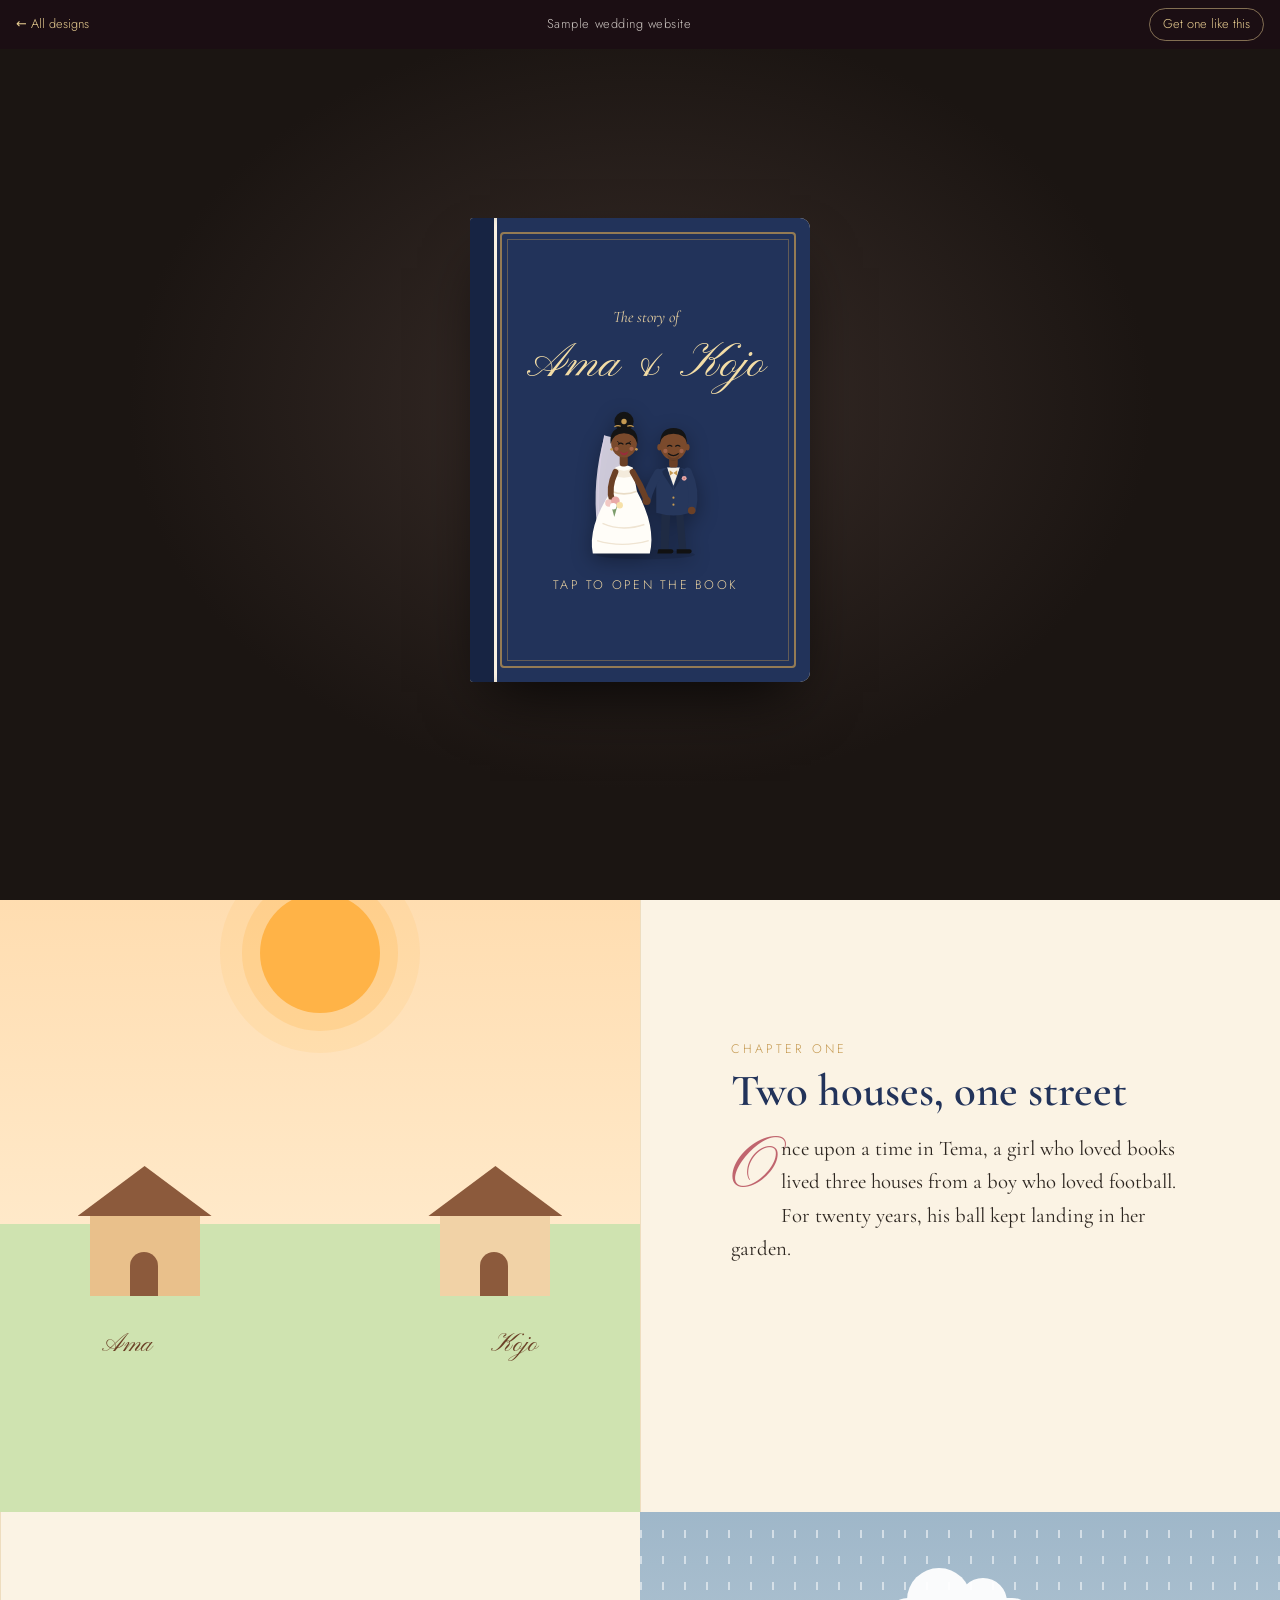
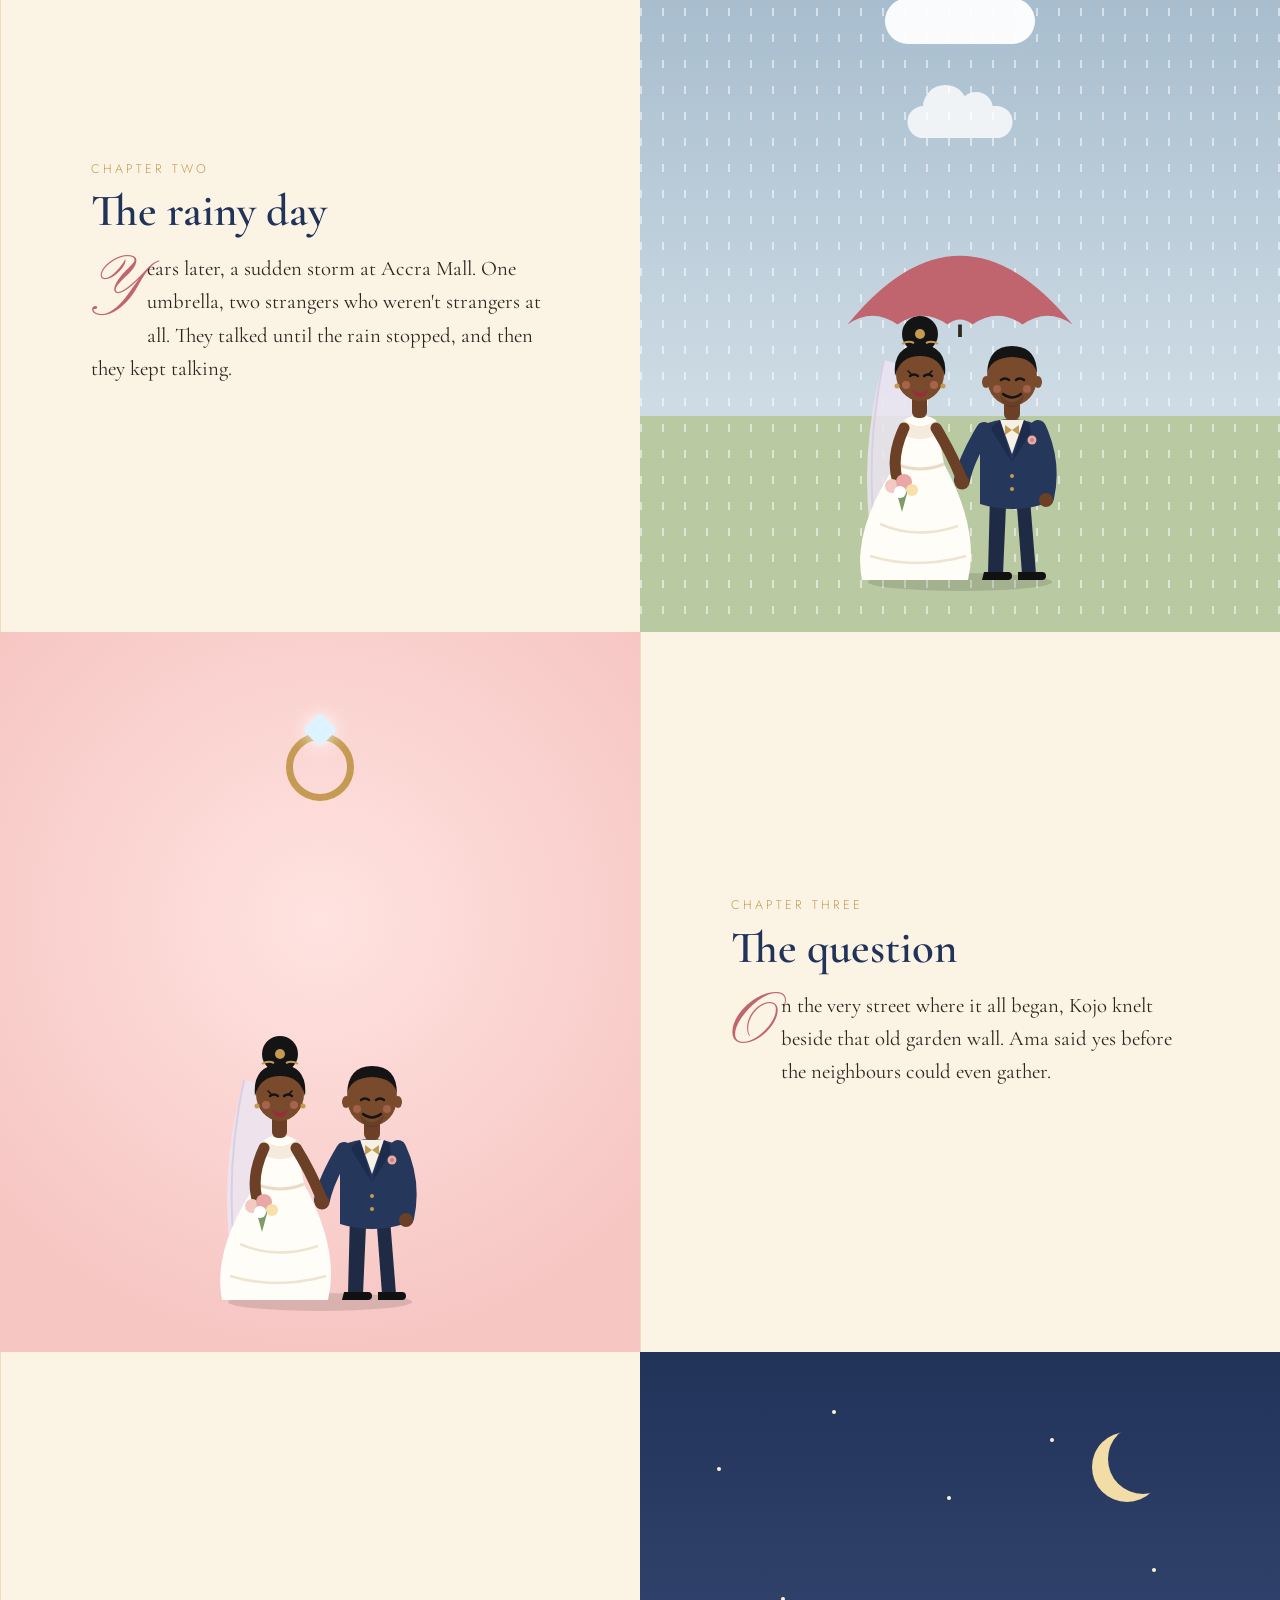
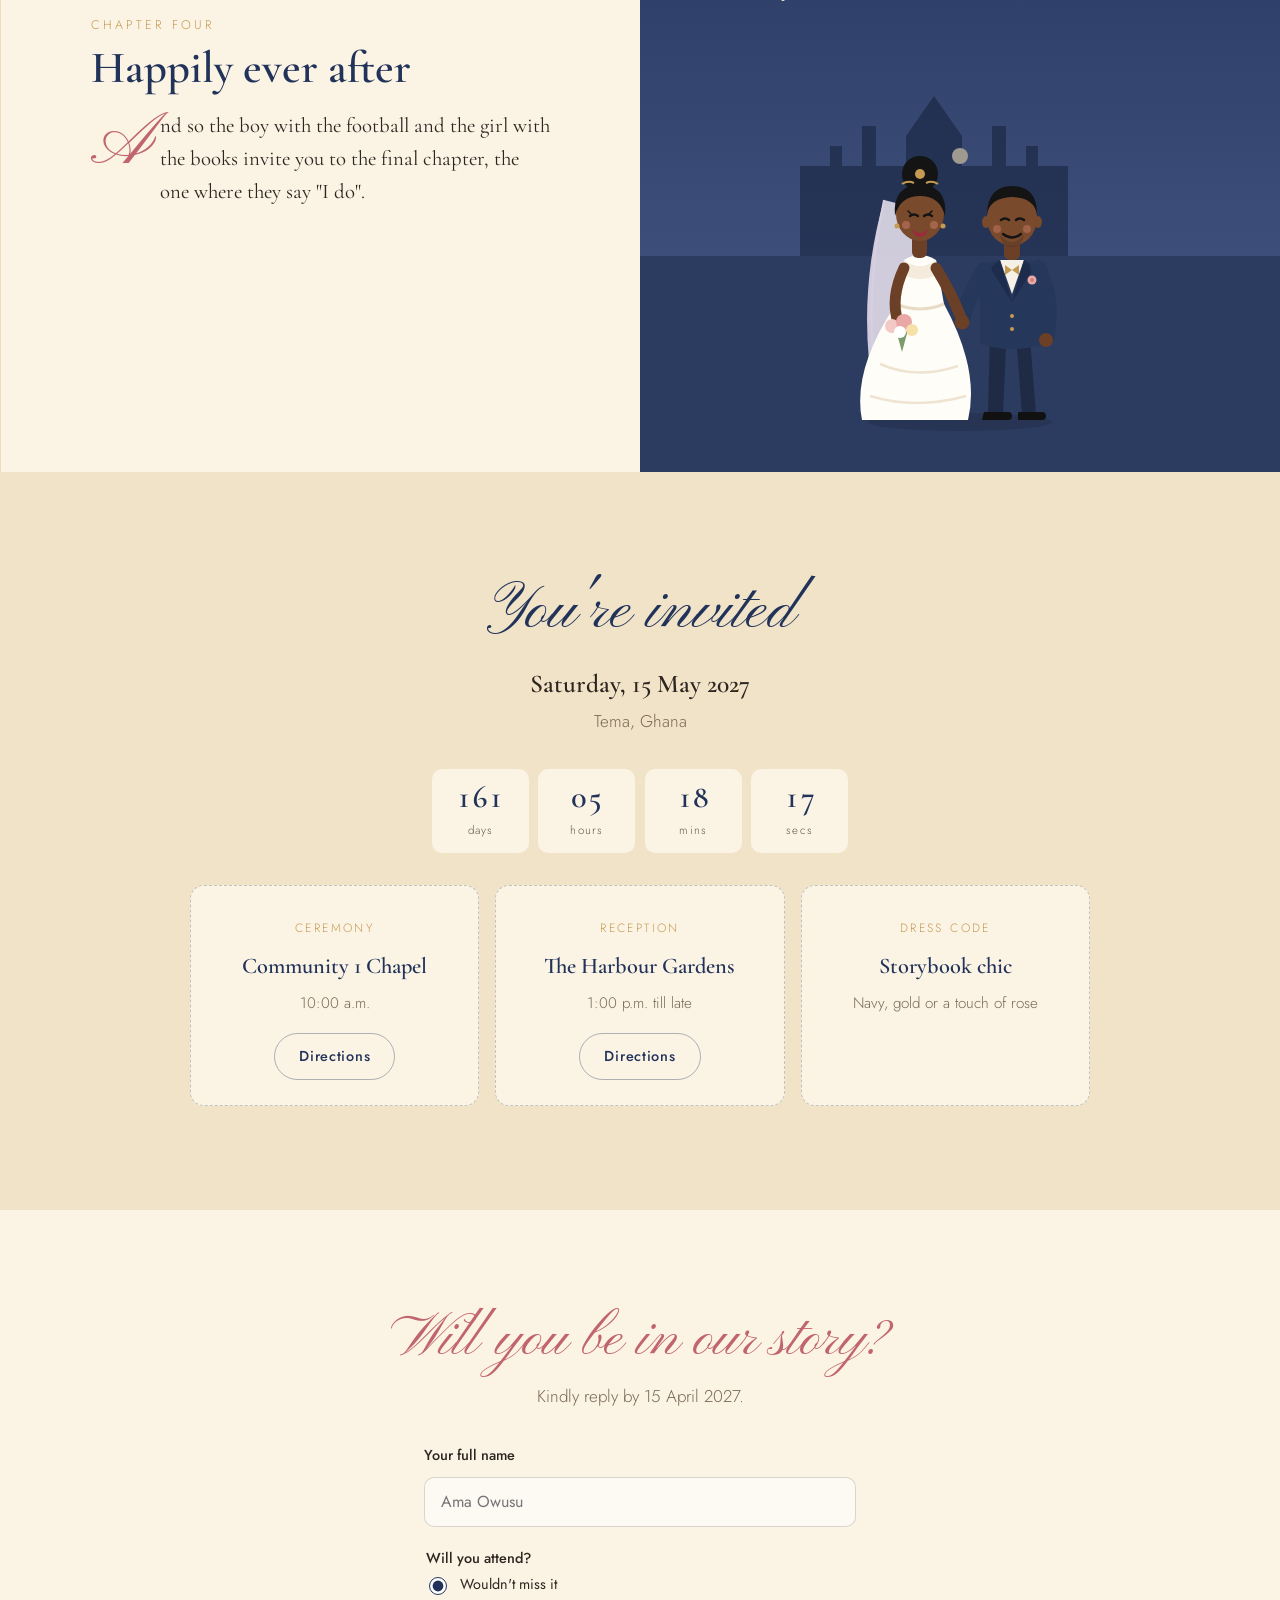
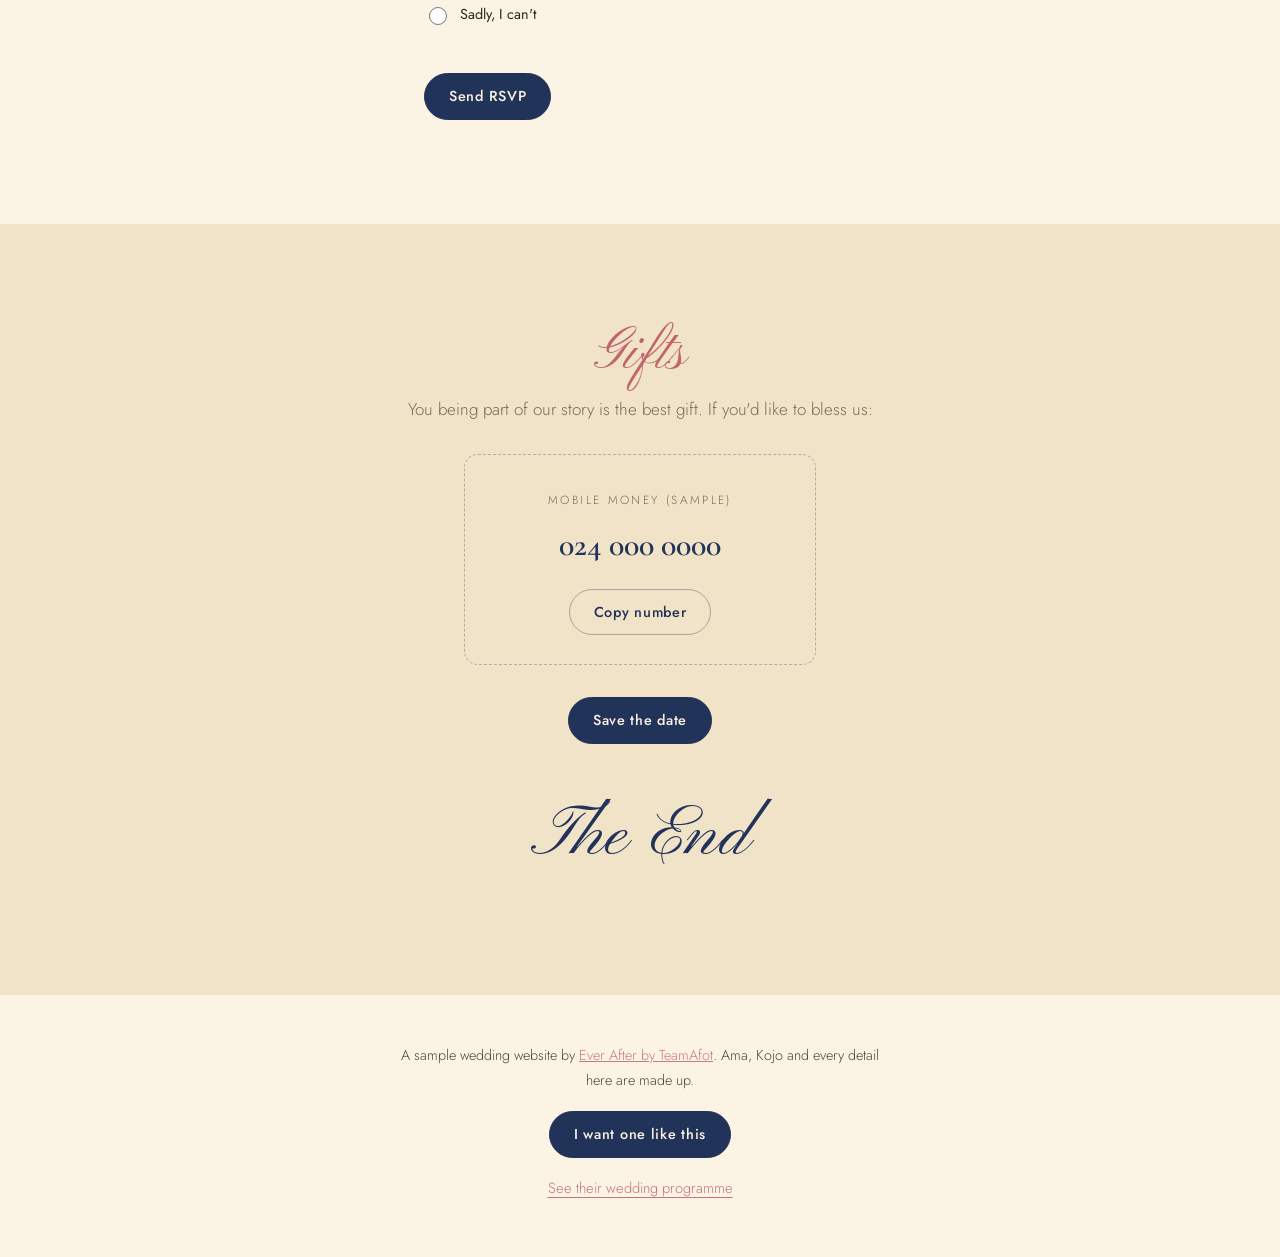
<file: demo/ama-kojo/index.html>
<!DOCTYPE html>
<html lang="en">
<head>
<meta charset="utf-8">
<meta name="viewport" content="width=device-width, initial-scale=1">
<title>Ama &amp; Kojo | Sample wedding website | Ever After</title>
<meta name="robots" content="noindex">
<link rel="icon" href="../../assets/logo/favicon.svg" type="image/svg+xml">
<link rel="stylesheet" href="../base.css">
<style>
  :root { --cloth: #22335A; --cloth-d: #172443; --parch: #FBF3E4; --parch-d: #F1E3C8; --ink: #2D2620; --mute: #7A6A58; --gold: #C59A52; --rose: #C0656E; --sky: #BFDDEB; --accent: #22335A; }
  body { background: var(--parch); color: var(--ink); }

  /* Opening: the book */
  .book { position: fixed; inset: 0; z-index: 50; display: grid; place-items: center; background: radial-gradient(40rem 30rem at 50% 45%, #3A2E2A, #1B1512 80%); perspective: 2000px; transition: opacity .9s ease, visibility .9s; }
  .book.is-done { opacity: 0; visibility: hidden; }
  .book__wrap { position: relative; width: min(78vw, 340px); aspect-ratio: 3 / 4.1; transform-style: preserve-3d; }
  .book__page { position: absolute; inset: 0; border-radius: 3px 10px 10px 3px; background: linear-gradient(90deg, #E9DCC0, var(--parch) 8%); box-shadow: inset 4px 0 10px rgba(0,0,0,.15); display: grid; place-items: center; text-align: center; padding: 2rem; }
  .book__page p { font-family: var(--script); font-size: clamp(2.2rem, 7vw, 2.8rem); line-height: 1.2; color: var(--cloth); }
  .book__page small { display: block; font-family: var(--serif); font-style: italic; font-size: 1.05rem; color: var(--mute); }
  .book__cover { position: absolute; inset: 0; transform-origin: left center; transition: transform 1.5s cubic-bezier(.6,.05,.3,1); transform-style: preserve-3d; cursor: pointer; border: 0; padding: 0; background: none; }
  .book__front, .book__inside { position: absolute; inset: 0; border-radius: 3px 10px 10px 3px; backface-visibility: hidden; }
  .book__front { background: linear-gradient(90deg, var(--cloth-d) 0 7%, rgba(255,255,255,.06) 7% 8%, var(--cloth) 8%); box-shadow: 0 30px 60px -20px rgba(0,0,0,.8); display: flex; flex-direction: column; align-items: center; justify-content: center; gap: .5rem; padding: 1.5rem 1.5rem 1.5rem 2.2rem; color: var(--gold); text-align: center; }
  .book__front::before { content: ""; position: absolute; inset: 14px 14px 14px 30px; border: 2px solid rgba(197,154,82,.7); border-radius: 4px; box-shadow: inset 0 0 0 5px var(--cloth), inset 0 0 0 6px rgba(197,154,82,.4); }
  .book__front small { font-family: var(--serif); font-style: italic; font-size: 1rem; color: #E6CFA0; position: relative; }
  .book__front b { font-family: var(--script); font-weight: 400; font-size: clamp(2.4rem, 8vw, 3rem); line-height: 1.1; color: #F3DDA6; position: relative; }
  .book__front img { width: 46%; position: relative; filter: drop-shadow(0 6px 10px rgba(0,0,0,.35)); }
  .book__front span { font-size: .78rem; letter-spacing: .18em; color: #E6CFA0; position: relative; margin-top: .4rem; animation: blink 2s ease-in-out infinite; }
  @keyframes blink { 50% { opacity: .35; } }
  .book__inside { background: linear-gradient(270deg, #E9DCC0, var(--parch-d) 10%); transform: rotateY(180deg); }
  .book.is-opening .book__cover { transform: rotateY(-165deg); }

  /* Chapters */
  .title { min-height: 88vh; display: grid; place-items: center; text-align: center; padding: 6rem 1.5rem 3rem; background: radial-gradient(40rem 26rem at 50% 30%, #FFF8EA, var(--parch) 70%); }
  .title small { font-family: var(--serif); font-style: italic; font-size: 1.25rem; color: var(--mute); }
  .title h1 { font-family: var(--script); font-weight: 400; font-size: clamp(3.6rem, 12vw, 7rem); line-height: 1.1; color: var(--cloth); }
  .title h1 span { color: var(--gold); }
  .title p { font-family: var(--serif); font-size: 1.3rem; margin-top: .4rem; }
  .flourish { width: 180px; margin: 1.4rem auto; color: var(--gold); }

  .chapter { display: grid; grid-template-columns: 1fr 1fr; min-height: 80vh; }
  .chapter:nth-of-type(even) .scene { order: 2; }
  .scene { position: relative; overflow: hidden; display: grid; place-items: end center; padding-bottom: 6%; min-height: 380px; }
  .scene .couple { width: min(56%, 240px); position: relative; z-index: 2; }
  .page { display: flex; flex-direction: column; justify-content: center; padding: clamp(2.5rem, 7vw, 6rem); background: var(--parch); border-left: 1px solid rgba(197,154,82,.25); }
  .page small { font-size: .78rem; letter-spacing: .24em; color: var(--gold); }
  .page h2 { font-family: var(--serif); font-weight: 600; font-size: clamp(2rem, 4vw, 2.8rem); line-height: 1.1; margin: .4rem 0 1rem; color: var(--cloth); }
  .page p { font-family: var(--serif); font-size: 1.3rem; line-height: 1.6; color: var(--ink); max-width: 30rem; }
  .page p::first-letter { font-family: var(--script); font-size: 3.6em; float: left; line-height: .8; padding: .1em .12em 0 0; color: var(--rose); }

  /* Scene 1: village sunrise */
  .s1 { background: linear-gradient(#FFD9A8, #FFE9C9 60%, #CFE3B0 60%); }
  .sun { position: absolute; left: 50%; top: 14%; width: 120px; height: 120px; margin-left: -60px; border-radius: 50%; background: #FFB347; box-shadow: 0 0 0 18px rgba(255,179,71,.25), 0 0 0 40px rgba(255,179,71,.12); animation: rise 6s ease-in-out infinite alternate; }
  @keyframes rise { to { transform: translateY(-10px) scale(1.04); } }
  .house { position: absolute; bottom: 30%; width: 110px; height: 80px; background: #E9C08B; }
  .house::before { content: ""; position: absolute; left: -12px; right: -12px; bottom: 100%; height: 50px; background: #8C5A3C; clip-path: polygon(50% 0, 100% 100%, 0 100%); }
  .house::after { content: ""; position: absolute; left: 40px; bottom: 0; width: 28px; height: 44px; background: #8C5A3C; border-radius: 14px 14px 0 0; }
  .house--a { left: 14%; } .house--b { right: 14%; background: #F1D2A6; }
  .s1 .label { position: absolute; bottom: 20%; font-family: var(--script); font-size: 1.6rem; color: #6B4026; }

  /* Scene 2: rainy day */
  .s2 { background: linear-gradient(#9FB7C9, #CFDCE5 70%, #B9C9A2 70%); }
  .cloud { position: absolute; top: 12%; width: 150px; height: 46px; background: #fff; border-radius: 40px; opacity: .95; animation: drift 14s linear infinite; }
  .cloud::before, .cloud::after { content: ""; position: absolute; background: #fff; border-radius: 50%; }
  .cloud::before { width: 64px; height: 64px; left: 22px; top: -30px; }
  .cloud::after { width: 48px; height: 48px; left: 74px; top: -20px; }
  .cloud--b { top: 26%; transform: scale(.7); animation-duration: 20s; animation-delay: -8s; opacity: .8; }
  @keyframes drift { from { left: -180px; } to { left: 110%; } }
  .rain { position: absolute; inset: 0; background-image: linear-gradient(transparent 0 70%, rgba(255,255,255,.75) 70% 100%); background-size: 2px 26px; mask-image: repeating-linear-gradient(90deg, #000 0 2px, transparent 2px 22px); -webkit-mask-image: repeating-linear-gradient(90deg, #000 0 2px, transparent 2px 22px); animation: fall .6s linear infinite; opacity: .7; }
  @keyframes fall { to { background-position: 0 26px; } }
  .umbrella { position: absolute; z-index: 3; width: 58%; max-width: 250px; bottom: calc(6% + min(56%, 240px) * 1.05); left: 50%; transform: translateX(-50%); }

  /* Scene 3: the question */
  .s3 { background: radial-gradient(circle at 50% 40%, #FFE3E0, #F6C6C3 80%); }
  .heart { position: absolute; bottom: 30%; width: 22px; height: 22px; background: var(--rose); transform: rotate(45deg); animation: float 4s ease-in infinite; opacity: 0; }
  .heart::before, .heart::after { content: ""; position: absolute; width: 22px; height: 22px; border-radius: 50%; background: inherit; }
  .heart::before { left: -11px; } .heart::after { top: -11px; }
  .heart:nth-child(1) { left: 20%; } .heart:nth-child(2) { left: 40%; animation-delay: 1.2s; transform: rotate(45deg) scale(.7); }
  .heart:nth-child(3) { left: 66%; animation-delay: 2.1s; } .heart:nth-child(4) { left: 80%; animation-delay: .6s; }
  @keyframes float { 0% { opacity: 0; transform: translateY(0) rotate(45deg); } 15% { opacity: .9; } 100% { opacity: 0; transform: translateY(-260px) rotate(45deg); } }
  .ring { position: absolute; top: 14%; left: 50%; margin-left: -34px; width: 68px; height: 68px; border-radius: 50%; border: 7px solid var(--gold); animation: bob 3s ease-in-out infinite; }
  .ring::before { content: ""; position: absolute; left: 50%; top: -22px; margin-left: -12px; width: 24px; height: 24px; background: #DDF3FF; transform: rotate(45deg); box-shadow: 0 0 18px #fff; }
  @keyframes bob { 50% { transform: translateY(-10px); } }

  /* Scene 4: happily ever after */
  .s4 { background: linear-gradient(#22335A, #3D4E7A 70%, #2C3B60 70%); }
  .star { position: absolute; width: 4px; height: 4px; border-radius: 50%; background: #FFF4D2; animation: twinkle 2.4s ease-in-out infinite; }
  @keyframes twinkle { 50% { opacity: .2; transform: scale(.5); } }
  .moon { position: absolute; top: 10%; right: 16%; width: 70px; height: 70px; border-radius: 50%; box-shadow: -16px 8px 0 0 #F3DDA6; }
  .castle { position: absolute; bottom: 30%; left: 50%; transform: translateX(-50%); width: 82%; max-width: 360px; opacity: .55; }

  .invite { background: var(--parch-d); text-align: center; padding: clamp(4rem, 9vw, 6.5rem) 1.5rem; }
  .invite h2 { font-family: var(--script); font-weight: 400; font-size: clamp(2.8rem, 8vw, 4rem); line-height: 1.15; color: var(--cloth); }
  .invite .date { font-family: var(--serif); font-weight: 600; font-size: 1.6rem; margin-top: .8rem; }
  .invite .where { color: var(--mute); }
  .invite .countdown { margin: 2rem auto; }
  .invite .countdown div { background: var(--parch); border-radius: 10px; padding: .6rem 0; }
  .invite .countdown b { color: var(--cloth); }
  .cards { display: grid; grid-template-columns: repeat(3, 1fr); gap: 1rem; max-width: 900px; margin: 2rem auto 0; }
  .cards div { background: var(--parch); padding: 1.6rem 1.2rem; border-radius: 14px; border: 1px dashed rgba(34,51,90,.25); }
  .cards small { font-size: .75rem; letter-spacing: .2em; color: var(--gold); }
  .cards h3 { font-family: var(--serif); font-weight: 600; font-size: 1.4rem; margin: .3rem 0; color: var(--cloth); }
  .cards p { color: var(--mute); font-size: .95rem; }
  .btn--book { background: var(--cloth); color: var(--parch); border-color: var(--cloth); }
  .btn--line { color: var(--cloth); border-color: rgba(34,51,90,.35); }
  .s { padding: clamp(4rem, 9vw, 6rem) 1.5rem; text-align: center; }
  .s h2 { font-family: var(--script); font-weight: 400; font-size: clamp(2.6rem, 7vw, 3.6rem); color: var(--rose); line-height: 1.2; }
  .s .lead { color: var(--mute); max-width: 32rem; margin: .4rem auto 0; }
  .gift { max-width: 22rem; margin: 1.8rem auto 0; padding: 1.8rem; border: 1px dashed rgba(34,51,90,.3); border-radius: 14px; }
  .gift strong { display: block; font-family: var(--serif); font-weight: 600; font-size: 2rem; color: var(--cloth); margin: .2rem 0 1rem; }
  .gift small { font-size: .74rem; letter-spacing: .2em; color: var(--mute); }
  .theend { font-family: var(--script); font-size: clamp(3rem, 9vw, 4.4rem); color: var(--cloth); text-align: center; padding-top: 2rem; }
  .made a:not(.btn) { color: var(--rose); }

  @media (max-width: 820px) {
    .chapter { grid-template-columns: 1fr; min-height: 0; }
    .chapter:nth-of-type(even) .scene { order: 0; }
    .scene { min-height: 340px; }
    .page { border-left: 0; padding-top: 2.5rem; padding-bottom: 3.5rem; }
    .cards { grid-template-columns: 1fr; }
  }
</style>
</head>
<body class="is-locked">
<div class="bar"><a href="../../designs/">← All designs</a><span class="bar__label">Sample wedding website</span><a class="bar__cta" href="../../#book">Get one like this</a></div>

<div class="book" aria-label="Storybook cover">
  <div class="book__wrap">
    <div class="book__page"><div><small>Chapter one</small><p>Once upon a time…</p></div></div>
    <button class="book__cover" aria-label="Open the storybook">
      <div class="book__front"><small>The story of</small><b>Ama &amp; Kojo</b><img src="../couple.svg" alt=""><span>TAP TO OPEN THE BOOK</span></div>
      <div class="book__inside"></div>
    </button>
  </div>
</div>

<main>
  <header class="title">
    <div>
      <small>A love story in four chapters</small>
      <h1>Ama <span>&amp;</span> Kojo</h1>
      <svg class="flourish" viewBox="0 0 180 20" aria-hidden="true"><path d="M0 10 C40 0 60 20 90 10 C120 0 140 20 180 10" stroke="currentColor" fill="none" stroke-width="1.5"/><circle cx="90" cy="10" r="4" fill="currentColor"/></svg>
      <p>Scroll to read our story, and find your invitation at the end.</p>
    </div>
  </header>

  <section class="chapter">
    <div class="scene s1" aria-hidden="true">
      <div class="sun"></div><div class="house house--a"></div><div class="house house--b"></div>
      <span class="label" style="left:16%">Ama</span><span class="label" style="right:16%">Kojo</span>
    </div>
    <div class="page"><small>CHAPTER ONE</small><h2>Two houses, one street</h2><p>Once upon a time in Tema, a girl who loved books lived three houses from a boy who loved football. For twenty years, his ball kept landing in her garden.</p></div>
  </section>

  <section class="chapter">
    <div class="scene s2" aria-hidden="true">
      <div class="cloud"></div><div class="cloud cloud--b"></div><div class="rain"></div>
      <svg class="umbrella" viewBox="0 0 200 80"><path d="M10 70 Q100 -40 190 70 Q170 56 150 70 Q130 56 110 70 Q100 62 90 70 Q70 56 50 70 Q30 56 10 70 Z" fill="#C0656E"/><path d="M100 70 V80" stroke="#2D2620" stroke-width="3"/></svg>
      <img class="couple" src="../couple.svg" alt="">
    </div>
    <div class="page"><small>CHAPTER TWO</small><h2>The rainy day</h2><p>Years later, a sudden storm at Accra Mall. One umbrella, two strangers who weren't strangers at all. They talked until the rain stopped, and then they kept talking.</p></div>
  </section>

  <section class="chapter">
    <div class="scene s3" aria-hidden="true">
      <div class="heart"></div><div class="heart"></div><div class="heart"></div><div class="heart"></div>
      <div class="ring"></div>
      <img class="couple" src="../couple.svg" alt="">
    </div>
    <div class="page"><small>CHAPTER THREE</small><h2>The question</h2><p>On the very street where it all began, Kojo knelt beside that old garden wall. Ama said yes before the neighbours could even gather.</p></div>
  </section>

  <section class="chapter">
    <div class="scene s4" aria-hidden="true">
      <span class="star" style="left:12%;top:16%"></span><span class="star" style="left:30%;top:8%;animation-delay:.6s"></span><span class="star" style="left:48%;top:20%;animation-delay:1.2s"></span><span class="star" style="left:64%;top:12%;animation-delay:.3s"></span><span class="star" style="left:22%;top:34%;animation-delay:1.6s"></span><span class="star" style="left:80%;top:30%;animation-delay:.9s"></span>
      <div class="moon"></div>
      <svg class="castle" viewBox="0 0 360 160"><path d="M20 160 V70 h30 v-20 h12 v20 h20 v-40 h14 v40 h30 V40 l28 -40 28 40 v30 h30 v-40 h14 v40 h20 v-20 h12 v20 h30 v90 Z" fill="#14203A"/><circle cx="180" cy="60" r="8" fill="#F3DDA6"/></svg>
      <img class="couple" src="../couple.svg" alt="">
    </div>
    <div class="page"><small>CHAPTER FOUR</small><h2>Happily ever after</h2><p>And so the boy with the football and the girl with the books invite you to the final chapter, the one where they say "I do".</p></div>
  </section>

  <section class="invite">
    <h2>You're invited</h2>
    <p class="date">Saturday, 15 May 2027</p>
    <p class="where">Tema, Ghana</p>
    <div class="countdown">
      <div><b data-cd="d">0</b><small>days</small></div><div><b data-cd="h">00</b><small>hours</small></div>
      <div><b data-cd="m">00</b><small>mins</small></div><div><b data-cd="s">00</b><small>secs</small></div>
    </div>
    <div class="cards">
      <div><small>CEREMONY</small><h3>Community 1 Chapel</h3><p>10:00 a.m.</p><button class="btn btn--line" style="margin-top:1rem" data-toast="On a real site, this opens directions in Google Maps.">Directions</button></div>
      <div><small>RECEPTION</small><h3>The Harbour Gardens</h3><p>1:00 p.m. till late</p><button class="btn btn--line" style="margin-top:1rem" data-toast="On a real site, this opens directions in Google Maps.">Directions</button></div>
      <div><small>DRESS CODE</small><h3>Storybook chic</h3><p>Navy, gold or a touch of rose</p></div>
    </div>
  </section>

  <section class="s">
    <h2>Will you be in our story?</h2>
    <p class="lead">Kindly reply by 15 April 2027.</p>
    <form class="rsvp" novalidate>
      <label for="n">Your full name</label><input id="n" name="name" autocomplete="name" placeholder="Ama Owusu">
      <fieldset><legend>Will you attend?</legend>
        <label class="choice"><input type="radio" name="attend" value="yes" checked> Wouldn't miss it</label>
        <label class="choice"><input type="radio" name="attend" value="no"> Sadly, I can't</label></fieldset>
      <p class="rsvp__error" role="alert"></p>
      <button class="btn btn--book" type="submit">Send RSVP</button>
      <p class="rsvp__done" role="status" style="color:var(--rose)"></p>
    </form>
  </section>

  <section class="s" style="background:var(--parch-d)">
    <h2>Gifts</h2>
    <p class="lead">You being part of our story is the best gift. If you'd like to bless us:</p>
    <div class="gift"><small>MOBILE MONEY (SAMPLE)</small><strong>024 000 0000</strong><button class="btn btn--line" data-copy="0240000000">Copy number</button></div>
    <p style="margin-top:2rem"><button class="btn btn--book" id="ics">Save the date</button></p>
    <p class="theend">The End</p>
  </section>

  <div class="made">
    <p>A sample wedding website by <a href="../../">Ever After by TeamAfot</a>. Ama, Kojo and every detail here are made up.</p>
    <a class="btn btn--book" href="https://wa.me/233552318104?text=Hello%20Ever%20After%2C%20I%20loved%20the%20storybook%20sample.%20I%27d%20like%20a%20site%20like%20it." target="_blank" rel="noopener">I want one like this</a>
    <a class="made__prog" href="../../programme/?c=ama-kojo">See their wedding programme</a>
  </div>
</main>

<div class="toast" role="status" aria-live="polite"></div>
<canvas class="fx" aria-hidden="true"></canvas>
<script src="../base.js"></script>
<script>
  EA.countdown("2027-05-15T10:00:00");
  EA.rsvp(document.querySelector(".rsvp"), "Ama and Kojo");
  EA.calendar(document.getElementById("ics"), { title: "Ama & Kojo's wedding", date: "2027-05-15T10:00:00", location: "Tema, Ghana", file: "ama-kojo-wedding" });
  const book = document.querySelector(".book");
  document.querySelector(".book__cover").addEventListener("click", () => {
    book.classList.add("is-opening");
    setTimeout(() => { book.classList.add("is-done"); document.body.classList.remove("is-locked"); EA.shower(["#F3DDA6", "#C0656E", "#FFFFFF"], { count: 80 }); }, 1700);
    setTimeout(() => book.remove(), 2700);
  });
</script>
</body>
</html>
</file>
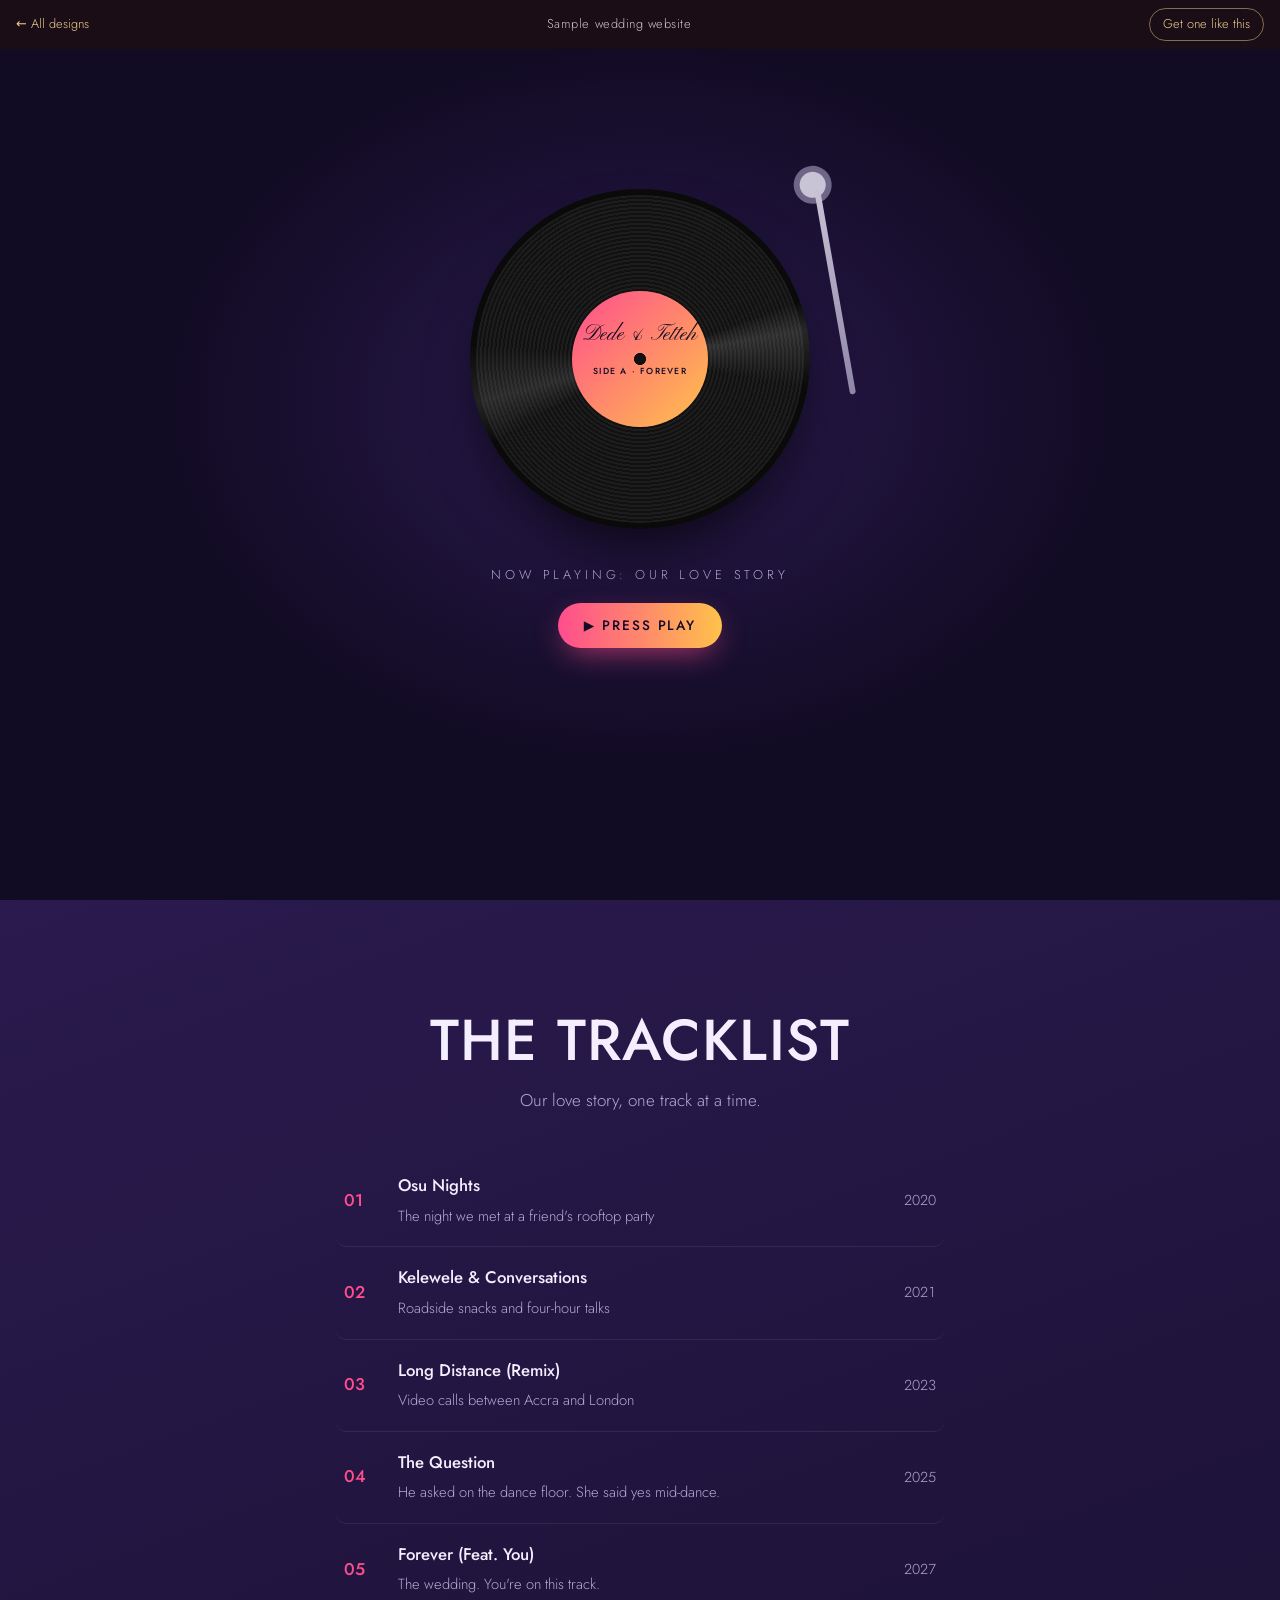
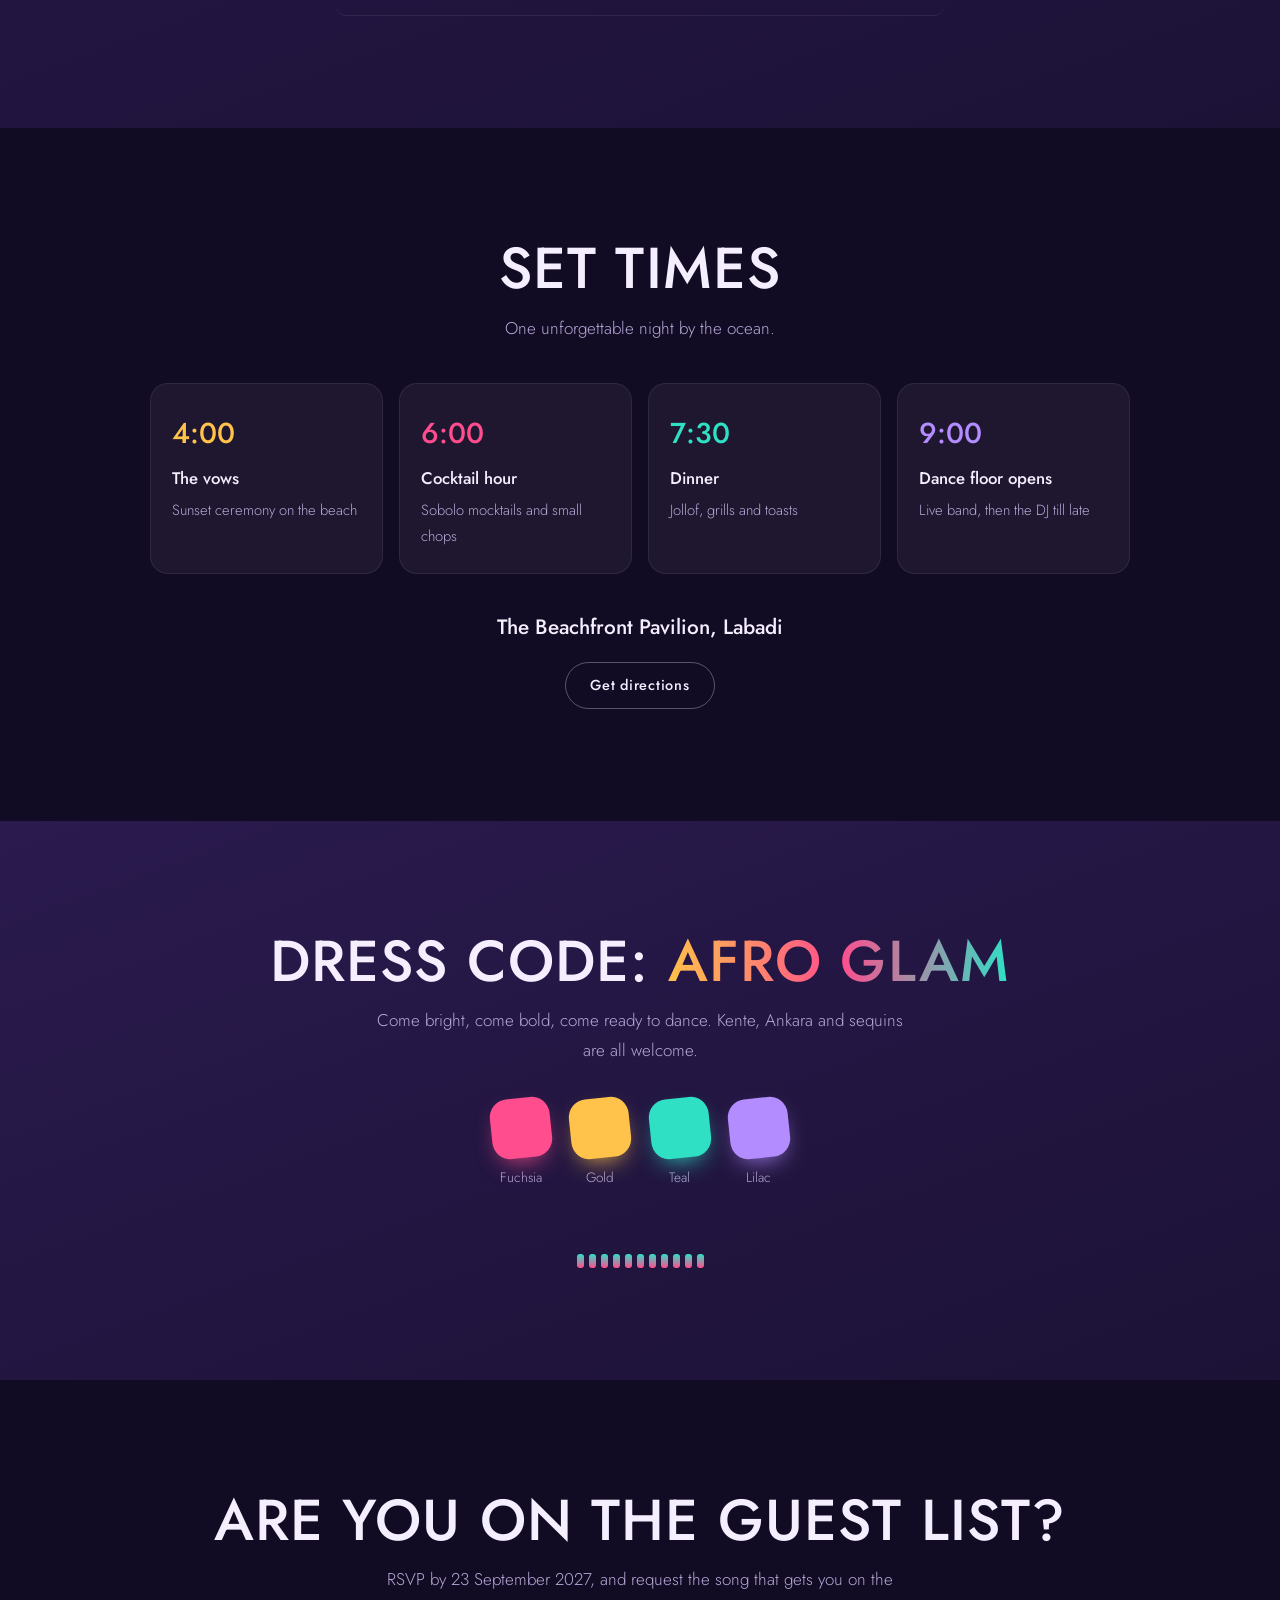
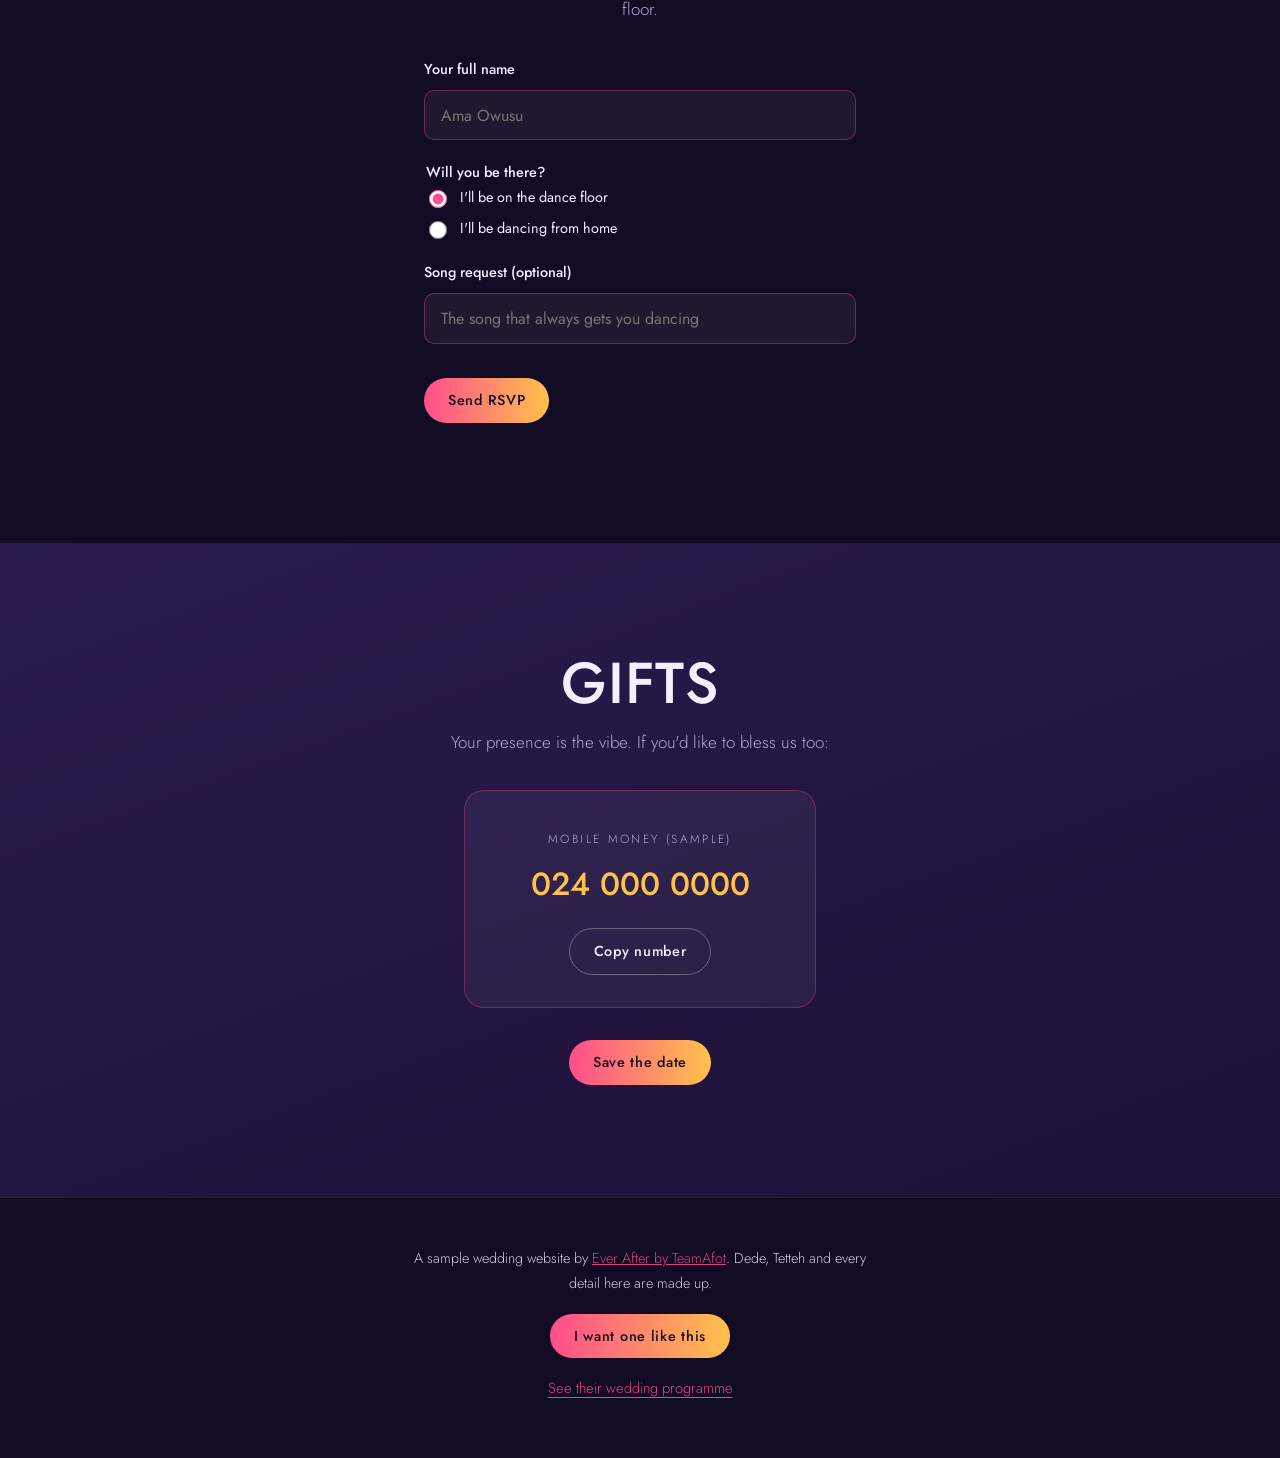
<file: demo/dede-tetteh/index.html>
<!DOCTYPE html>
<html lang="en">
<head>
<meta charset="utf-8">
<meta name="viewport" content="width=device-width, initial-scale=1">
<title>Dede &amp; Tetteh | Sample wedding website | Ever After</title>
<meta name="robots" content="noindex">
<link rel="icon" href="../../assets/logo/favicon.svg" type="image/svg+xml">
<link rel="stylesheet" href="../base.css">
<style>
  :root { --night: #120B24; --night-2: #1C1236; --plum: #2A1A4E; --pink: #FF4D8D; --gold: #FFC24B; --teal: #2FE0C5; --text: #F4EEFF; --mute: #B6A8D6; --accent: #FF4D8D; --field: rgba(255,255,255,.06); --field-line: rgba(255,77,141,.35); }
  body { background: var(--night); color: var(--text); }
  .loud { font-family: var(--sans); font-weight: 500; text-transform: uppercase; letter-spacing: .02em; }
  .grad { background: linear-gradient(90deg, var(--gold), var(--pink) 50%, var(--teal)); -webkit-background-clip: text; background-clip: text; color: transparent; }

  /* Opening: the record */
  .deck { position: fixed; inset: 0; z-index: 50; display: grid; place-items: center; background: radial-gradient(40rem 30rem at 50% 45%, #2A1A4E, var(--night) 75%); transition: opacity .8s ease, transform .8s ease, visibility .8s; text-align: center; }
  .deck.is-done { opacity: 0; transform: scale(1.15); visibility: hidden; }
  .deck__set { position: relative; width: min(80vw, 340px); aspect-ratio: 1; }
  .vinyl { position: absolute; inset: 0; border-radius: 50%; background: repeating-radial-gradient(circle, #111 0 2px, #1d1d1d 2px 4px); box-shadow: 0 30px 60px -20px rgba(0,0,0,.8), inset 0 0 0 6px #0a0a0a; display: grid; place-items: center; }
  .vinyl::before { content: ""; position: absolute; inset: 0; border-radius: 50%; background: conic-gradient(from 30deg, transparent 0 40deg, rgba(255,255,255,.12) 50deg, transparent 70deg 210deg, rgba(255,255,255,.1) 225deg, transparent 245deg); }
  .label { position: relative; width: 40%; aspect-ratio: 1; border-radius: 50%; background: radial-gradient(circle at 50% 50%, #111 0 6%, transparent 6.5%), linear-gradient(135deg, var(--pink), var(--gold)); display: grid; place-items: center; color: var(--night); text-align: center; line-height: 1.1; }
  .label b { font-family: var(--script); font-weight: 400; font-size: clamp(1.1rem, 4vw, 1.4rem); display: block; margin-top: -1.2rem; }
  .label small { font-size: .55rem; letter-spacing: .14em; font-weight: 500; display: block; margin-top: 1.2rem; }
  .arm { position: absolute; top: -6%; right: -10%; width: 40%; height: 70%; transform-origin: 82% 8%; transform: rotate(-28deg); transition: transform 1s var(--ease); }
  .arm::before { content: ""; position: absolute; right: 12%; top: 0; width: 26px; height: 26px; border-radius: 50%; background: #C9C3D6; box-shadow: 0 0 0 6px #6E6687; }
  .arm::after { content: ""; position: absolute; right: 18%; top: 18px; width: 6px; height: 88%; background: linear-gradient(#C9C3D6, #8E86A6); transform: rotate(18deg); transform-origin: top; border-radius: 3px; }
  .deck__title { margin-top: 2.2rem; font-size: .8rem; letter-spacing: .3em; color: var(--mute); }
  .deck__btn { margin-top: 1rem; border: 0; cursor: pointer; padding: 1rem 1.6rem; border-radius: 999px; background: linear-gradient(90deg, var(--pink), var(--gold)); color: var(--night); font: 500 .85rem/1 var(--sans); letter-spacing: .14em; box-shadow: 0 10px 30px -8px rgba(255,77,141,.7); }
  .deck__btn::before { content: "▶ "; }
  .eq { display: flex; justify-content: center; align-items: flex-end; gap: 5px; height: 40px; margin-top: 1.4rem; opacity: 0; transition: opacity .4s; }
  .eq i { width: 6px; height: 20%; border-radius: 3px; background: linear-gradient(var(--gold), var(--pink)); }
  .deck.is-playing .vinyl { animation: spin 1.8s linear infinite; }
  .deck.is-playing .arm { transform: rotate(0deg); }
  .deck.is-playing .eq { opacity: 1; }
  .deck.is-playing .eq i, .eq--live i { animation: bounce .7s ease-in-out infinite alternate; }
  .eq i:nth-child(2n) { animation-delay: -.3s !important; } .eq i:nth-child(3n) { animation-delay: -.5s !important; animation-duration: .5s !important; }
  @keyframes spin { to { transform: rotate(360deg); } }
  @keyframes bounce { from { height: 15%; } to { height: 100%; } }

  /* Hero with Accra skyline */
  .hero { position: relative; min-height: 100vh; min-height: 100svh; display: grid; place-items: center; text-align: center; padding: 5rem 1.5rem 14rem; overflow: hidden; background: radial-gradient(50rem 30rem at 50% 20%, #3A2470, var(--night) 70%); }
  .hero__inner { position: relative; z-index: 2; }
  .hero__pre { font-size: .8rem; letter-spacing: .3em; color: var(--teal); }
  .hero h1 { font-size: clamp(3.4rem, 12vw, 8.6rem); line-height: .95; margin: 1rem 0 .4rem; }
  .hero h1 em { display: block; font-family: var(--script); font-style: normal; font-weight: 400; text-transform: none; font-size: .45em; color: var(--gold); letter-spacing: 0; margin: .1em 0; }
  .hero__date { font-size: 1.05rem; letter-spacing: .2em; color: var(--text); margin-top: 1.2rem; }
  .hero .countdown { margin: 2rem auto 0; }
  .hero .countdown div { background: rgba(255,255,255,.06); border: 1px solid rgba(255,77,141,.35); border-radius: 12px; padding: .6rem 0; }
  .hero .countdown b { font-family: var(--sans); font-weight: 500; color: var(--gold); }
  .skyline { position: absolute; left: 0; right: 0; bottom: 0; width: 100%; height: auto; z-index: 1; }
  .win { animation: flick 3s ease-in-out infinite; }
  @keyframes flick { 50% { opacity: .25; } }

  .s { padding: clamp(4.5rem, 10vw, 7rem) 1.5rem; text-align: center; position: relative; }
  .s h2 { font-size: clamp(2.2rem, 6vw, 3.6rem); line-height: 1; }
  .s .lead { color: var(--mute); max-width: 34rem; margin: 1rem auto 0; }
  .s--plum { background: linear-gradient(160deg, var(--plum), var(--night-2)); }

  .tracks { list-style: none; margin: 2.5rem auto 0; padding: 0; max-width: 38rem; text-align: left; counter-reset: t; }
  .tracks li { counter-increment: t; display: grid; grid-template-columns: 2.4rem 1fr auto; align-items: center; gap: 1rem; padding: 1rem .5rem; border-bottom: 1px solid rgba(255,255,255,.08); border-radius: 10px; transition: background-color .25s; }
  .tracks li:hover { background: rgba(255,255,255,.05); }
  .tracks li::before { content: counter(t, decimal-leading-zero); font-weight: 500; color: var(--pink); }
  .tracks b { display: block; font-weight: 500; font-size: 1.05rem; }
  .tracks span { color: var(--mute); font-size: .92rem; }
  .tracks time { color: var(--mute); font-size: .9rem; font-variant-numeric: tabular-nums; }

  .sets { display: grid; grid-template-columns: repeat(4, 1fr); gap: 1rem; max-width: 980px; margin: 2.5rem auto 0; }
  .sets div { text-align: left; padding: 1.5rem 1.3rem; border-radius: 18px; background: rgba(255,255,255,.05); border: 1px solid rgba(255,255,255,.08); }
  .sets time { font-size: 1.8rem; font-weight: 500; }
  .sets h3 { font-size: 1.05rem; font-weight: 500; margin: .3rem 0; }
  .sets p { color: var(--mute); font-size: .92rem; }
  .sets div:nth-child(1) time { color: var(--gold); } .sets div:nth-child(2) time { color: var(--pink); } .sets div:nth-child(3) time { color: var(--teal); } .sets div:nth-child(4) time { color: #B38CFF; }
  .venue { margin-top: 2.2rem; }
  .venue strong { display: block; font-size: 1.3rem; font-weight: 500; }
  .btn--hot { background: linear-gradient(90deg, var(--pink), var(--gold)); color: var(--night); border: 0; }
  .btn--line { color: var(--text); border-color: rgba(255,255,255,.3); }

  .swatches { display: flex; justify-content: center; gap: 1.2rem; margin-top: 2rem; flex-wrap: wrap; }
  .swatches div { display: grid; justify-items: center; gap: .5rem; font-size: .85rem; color: var(--mute); }
  .swatches i { width: 60px; height: 60px; border-radius: 18px; background: var(--c); transform: rotate(-6deg); box-shadow: 0 10px 24px -10px var(--c); }
  .eq--live { display: flex; justify-content: center; align-items: flex-end; gap: 5px; height: 46px; margin: 2rem auto 0; }
  .eq--live i { width: 7px; height: 30%; border-radius: 3px; background: linear-gradient(var(--teal), var(--pink)); }

  .gift { max-width: 22rem; margin: 2rem auto 0; padding: 2rem; border-radius: 20px; background: rgba(255,255,255,.05); border: 1px solid rgba(255,77,141,.3); }
  .gift strong { display: block; font-size: 2rem; font-weight: 500; color: var(--gold); margin: .2rem 0 1rem; }
  .gift small { font-size: .74rem; letter-spacing: .2em; color: var(--mute); }
  .rsvp label { color: var(--text); }
  .made { border-top: 1px solid rgba(255,255,255,.08); }
  .made a:not(.btn) { color: var(--pink); }

  @media (max-width: 820px) { .sets { grid-template-columns: 1fr 1fr; } .hero { padding-bottom: 10rem; } }
</style>
</head>
<body class="is-locked">
<div class="bar"><a href="../../designs/">← All designs</a><span class="bar__label">Sample wedding website</span><a class="bar__cta" href="../../#book">Get one like this</a></div>

<div class="deck" aria-label="Record player">
  <div>
    <div class="deck__set">
      <div class="vinyl"><div class="label"><div><b>Dede &amp; Tetteh</b><small>SIDE A · FOREVER</small></div></div></div>
      <div class="arm"></div>
    </div>
    <p class="deck__title">NOW PLAYING: OUR LOVE STORY</p>
    <button class="deck__btn">PRESS PLAY</button>
    <div class="eq" aria-hidden="true"><i></i><i></i><i></i><i></i><i></i><i></i><i></i><i></i><i></i></div>
  </div>
</div>

<main>
  <header class="hero">
    <div class="hero__inner">
      <p class="hero__pre">ACCRA · ONE NIGHT ONLY</p>
      <h1 class="loud"><span class="grad">Dede</span><em>&amp;</em><span class="grad">Tetteh</span></h1>
      <p class="hero__date loud">SAT · 23 OCT 2027 · ACCRA</p>
      <div class="countdown">
        <div><b data-cd="d">0</b><small>days</small></div><div><b data-cd="h">00</b><small>hours</small></div>
        <div><b data-cd="m">00</b><small>mins</small></div><div><b data-cd="s">00</b><small>secs</small></div>
      </div>
    </div>
    <svg class="skyline" viewBox="0 0 1440 260" preserveAspectRatio="xMidYMax slice" aria-hidden="true">
      <defs><linearGradient id="sea" x1="0" y1="0" x2="0" y2="1"><stop offset="0" stop-color="#2A1A4E"/><stop offset="1" stop-color="#120B24"/></linearGradient></defs>
      <rect y="210" width="1440" height="50" fill="url(#sea)"/>
      <g fill="#0B0618">
        <rect x="40" y="120" width="70" height="100"/><rect x="120" y="80" width="54" height="140"/><rect x="186" y="140" width="80" height="80"/>
        <path d="M300 220 V150 q60 -70 120 0 V220 h-30 V170 q-30 -34 -60 0 V220 Z"/>
        <rect x="450" y="60" width="44" height="160"/><rect x="500" y="100" width="70" height="120"/><rect x="580" y="130" width="60" height="90"/>
        <rect x="660" y="40" width="50" height="180"/><path d="M660 40 l25 -24 25 24 Z"/><rect x="720" y="110" width="90" height="110"/>
        <rect x="830" y="90" width="56" height="130"/><rect x="896" y="150" width="70" height="70"/><rect x="980" y="70" width="60" height="150"/>
        <rect x="1056" y="120" width="80" height="100"/><rect x="1150" y="100" width="50" height="120"/><rect x="1210" y="140" width="90" height="80"/><rect x="1316" y="90" width="64" height="130"/>
        <path d="M1390 220 q4 -60 -6 -96 M1384 124 q-30 -2 -44 14 M1384 124 q26 -14 46 -2 M1384 124 q-14 -22 -36 -24 M1384 124 q14 -24 36 -22" stroke="#0B0618" stroke-width="6" fill="none"/>
        <path d="M26 220 q4 -56 -4 -90 M22 130 q-24 -2 -36 12 M22 130 q24 -12 40 0 M22 130 q-10 -20 -30 -22 M22 130 q12 -22 32 -20" stroke="#0B0618" stroke-width="6" fill="none"/>
      </g>
      <g fill="#FFC24B">
        <rect class="win" x="54" y="136" width="8" height="10"/><rect class="win" x="84" y="160" width="8" height="10" style="animation-delay:1s"/><rect class="win" x="134" y="100" width="8" height="10" style="animation-delay:.4s"/><rect class="win" x="150" y="150" width="8" height="10" style="animation-delay:1.8s"/>
        <rect class="win" x="462" y="80" width="8" height="10" style="animation-delay:.7s"/><rect class="win" x="474" y="130" width="8" height="10" style="animation-delay:2.2s"/><rect class="win" x="520" y="120" width="8" height="10" style="animation-delay:1.3s"/>
        <rect class="win" x="676" y="70" width="8" height="10" style="animation-delay:.2s"/><rect class="win" x="690" y="120" width="8" height="10" style="animation-delay:1.6s"/><rect class="win" x="750" y="140" width="8" height="10" style="animation-delay:.9s"/>
        <rect class="win" x="846" y="110" width="8" height="10" style="animation-delay:2s"/><rect class="win" x="996" y="90" width="8" height="10" style="animation-delay:.5s"/><rect class="win" x="1016" y="150" width="8" height="10" style="animation-delay:1.1s"/>
        <rect class="win" x="1170" y="120" width="8" height="10" style="animation-delay:.3s"/><rect class="win" x="1334" y="110" width="8" height="10" style="animation-delay:1.5s"/><rect class="win" x="1350" y="160" width="8" height="10" style="animation-delay:2.4s"/>
      </g>
      <g fill="#FF4D8D" opacity=".9"><rect class="win" x="196" y="160" width="8" height="10" style="animation-delay:.6s"/><rect class="win" x="596" y="150" width="8" height="10" style="animation-delay:1.9s"/><rect class="win" x="1076" y="140" width="8" height="10" style="animation-delay:1.2s"/></g>
    </svg>
  </header>

  <section class="s s--plum">
    <h2 class="loud">The tracklist</h2>
    <p class="lead">Our love story, one track at a time.</p>
    <ol class="tracks">
      <li><div><b>Osu Nights</b><span>The night we met at a friend's rooftop party</span></div><time>2020</time></li>
      <li><div><b>Kelewele &amp; Conversations</b><span>Roadside snacks and four-hour talks</span></div><time>2021</time></li>
      <li><div><b>Long Distance (Remix)</b><span>Video calls between Accra and London</span></div><time>2023</time></li>
      <li><div><b>The Question</b><span>He asked on the dance floor. She said yes mid-dance.</span></div><time>2025</time></li>
      <li><div><b>Forever (Feat. You)</b><span>The wedding. You're on this track.</span></div><time>2027</time></li>
    </ol>
  </section>

  <section class="s">
    <h2 class="loud">Set times</h2>
    <p class="lead">One unforgettable night by the ocean.</p>
    <div class="sets">
      <div><time>4:00</time><h3>The vows</h3><p>Sunset ceremony on the beach</p></div>
      <div><time>6:00</time><h3>Cocktail hour</h3><p>Sobolo mocktails and small chops</p></div>
      <div><time>7:30</time><h3>Dinner</h3><p>Jollof, grills and toasts</p></div>
      <div><time>9:00</time><h3>Dance floor opens</h3><p>Live band, then the DJ till late</p></div>
    </div>
    <div class="venue"><strong>The Beachfront Pavilion, Labadi</strong><button class="btn btn--line" style="margin-top:1rem" data-toast="On a real site, this opens directions in Google Maps.">Get directions</button></div>
  </section>

  <section class="s s--plum">
    <h2 class="loud">Dress code: <span class="grad">Afro glam</span></h2>
    <p class="lead">Come bright, come bold, come ready to dance. Kente, Ankara and sequins are all welcome.</p>
    <div class="swatches"><div><i style="--c:#FF4D8D"></i>Fuchsia</div><div><i style="--c:#FFC24B"></i>Gold</div><div><i style="--c:#2FE0C5"></i>Teal</div><div><i style="--c:#B38CFF"></i>Lilac</div></div>
    <div class="eq--live" aria-hidden="true"><i></i><i></i><i></i><i></i><i></i><i></i><i></i><i></i><i></i><i></i><i></i></div>
  </section>

  <section class="s">
    <h2 class="loud">Are you on the guest list?</h2>
    <p class="lead">RSVP by 23 September 2027, and request the song that gets you on the floor.</p>
    <form class="rsvp" novalidate>
      <label for="n">Your full name</label><input id="n" name="name" autocomplete="name" placeholder="Ama Owusu">
      <fieldset><legend>Will you be there?</legend>
        <label class="choice"><input type="radio" name="attend" value="yes" checked> I'll be on the dance floor</label>
        <label class="choice"><input type="radio" name="attend" value="no"> I'll be dancing from home</label></fieldset>
      <label for="song">Song request (optional)</label><input id="song" name="song" placeholder="The song that always gets you dancing">
      <p class="rsvp__error" role="alert"></p>
      <button class="btn btn--hot" type="submit">Send RSVP</button>
      <p class="rsvp__done" role="status" style="color:var(--gold)"></p>
    </form>
  </section>

  <section class="s s--plum">
    <h2 class="loud">Gifts</h2>
    <p class="lead">Your presence is the vibe. If you'd like to bless us too:</p>
    <div class="gift"><small>MOBILE MONEY (SAMPLE)</small><strong>024 000 0000</strong><button class="btn btn--line" data-copy="0240000000">Copy number</button></div>
    <p style="margin-top:2rem"><button class="btn btn--hot" id="ics">Save the date</button></p>
  </section>

  <div class="made">
    <p>A sample wedding website by <a href="../../">Ever After by TeamAfot</a>. Dede, Tetteh and every detail here are made up.</p>
    <a class="btn btn--hot" href="https://wa.me/233552318104?text=Hello%20Ever%20After%2C%20I%20loved%20the%20Afrobeats%20sample.%20I%27d%20like%20a%20site%20like%20it." target="_blank" rel="noopener">I want one like this</a>
    <a class="made__prog" href="../../programme/?c=dede-tetteh">See their wedding programme</a>
  </div>
</main>

<div class="toast" role="status" aria-live="polite"></div>
<canvas class="fx" aria-hidden="true"></canvas>
<script src="../base.js"></script>
<script>
  EA.countdown("2027-10-23T16:00:00");
  EA.rsvp(document.querySelector(".rsvp"), "Dede and Tetteh");
  EA.calendar(document.getElementById("ics"), { title: "Dede & Tetteh's wedding", date: "2027-10-23T16:00:00", location: "Labadi, Accra", file: "dede-tetteh-wedding" });
  const deck = document.querySelector(".deck");
  document.querySelector(".deck__btn").addEventListener("click", () => {
    deck.classList.add("is-playing");
    setTimeout(() => { deck.classList.add("is-done"); document.body.classList.remove("is-locked"); EA.shower(["#FF4D8D", "#FFC24B", "#2FE0C5", "#B38CFF"], { shape: "dot", count: 140 }); }, 2000);
    setTimeout(() => deck.remove(), 2900);
  });
</script>
</body>
</html>
</file>
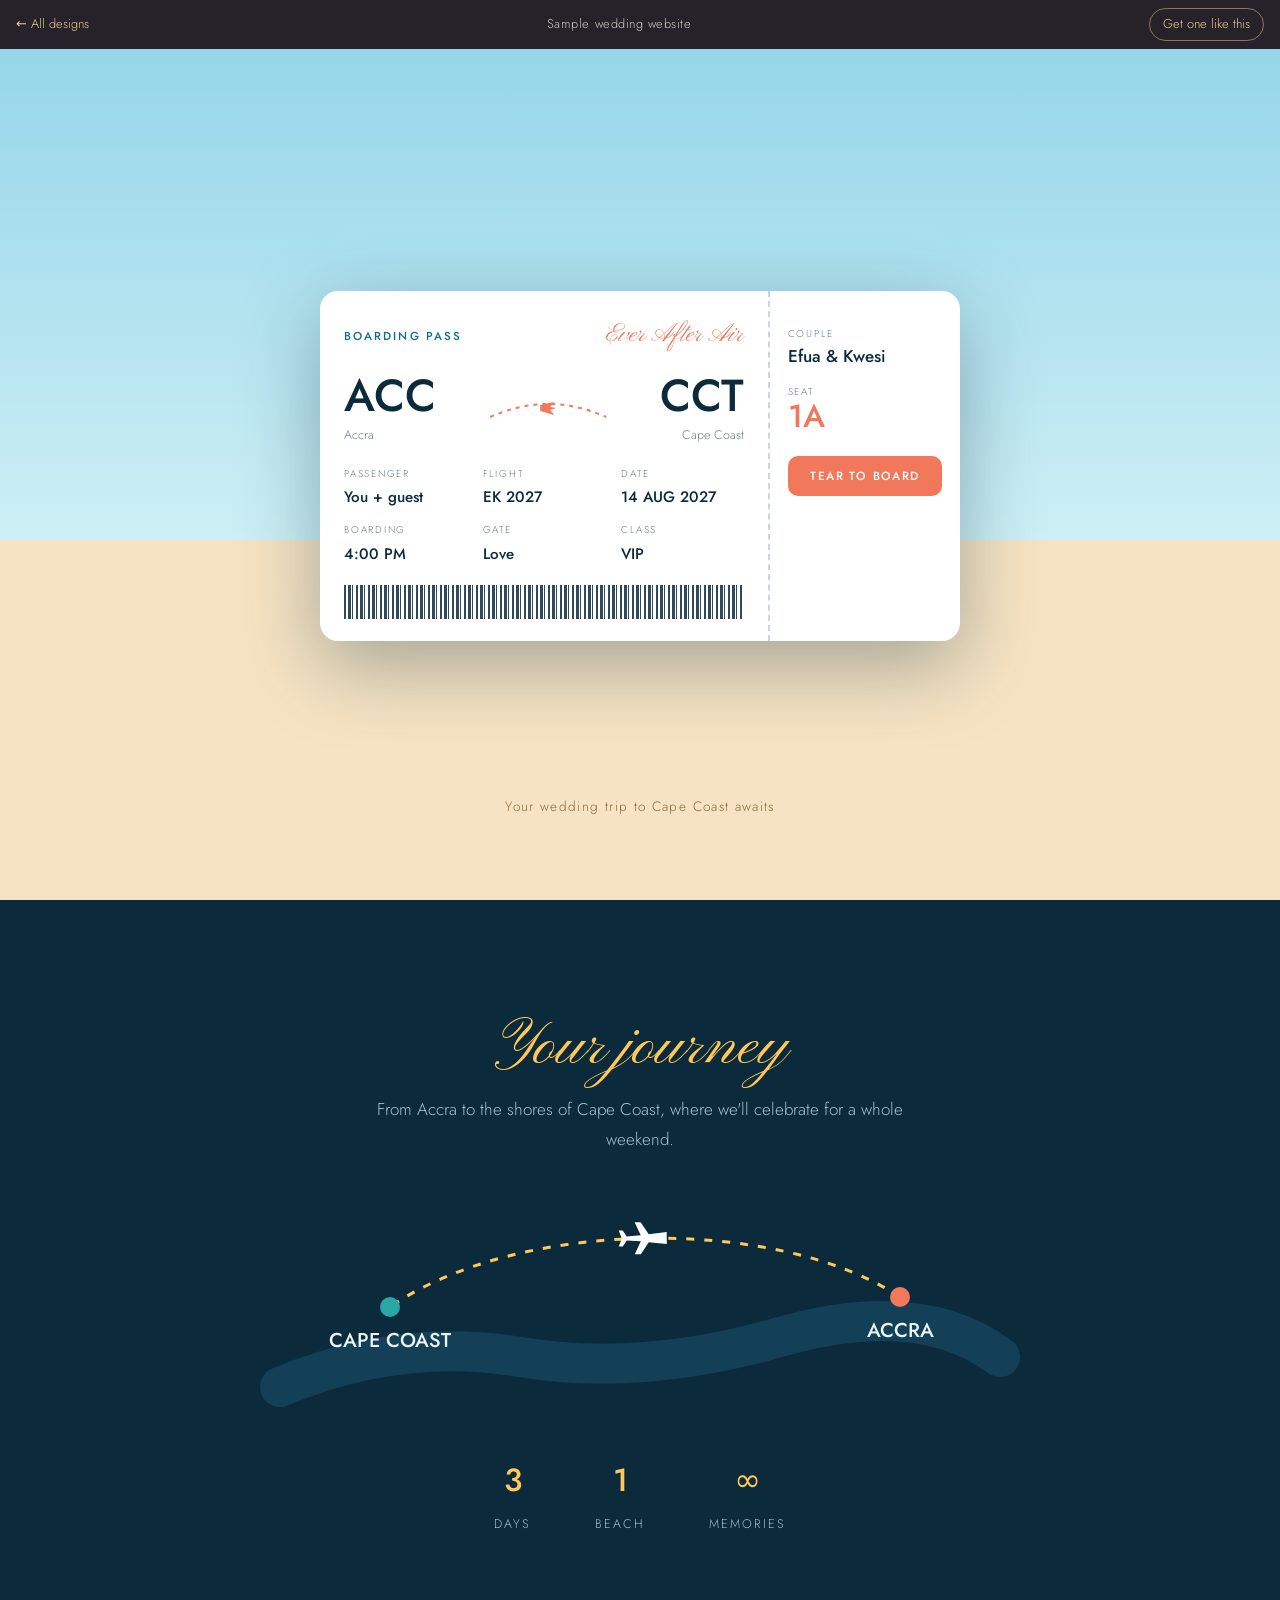
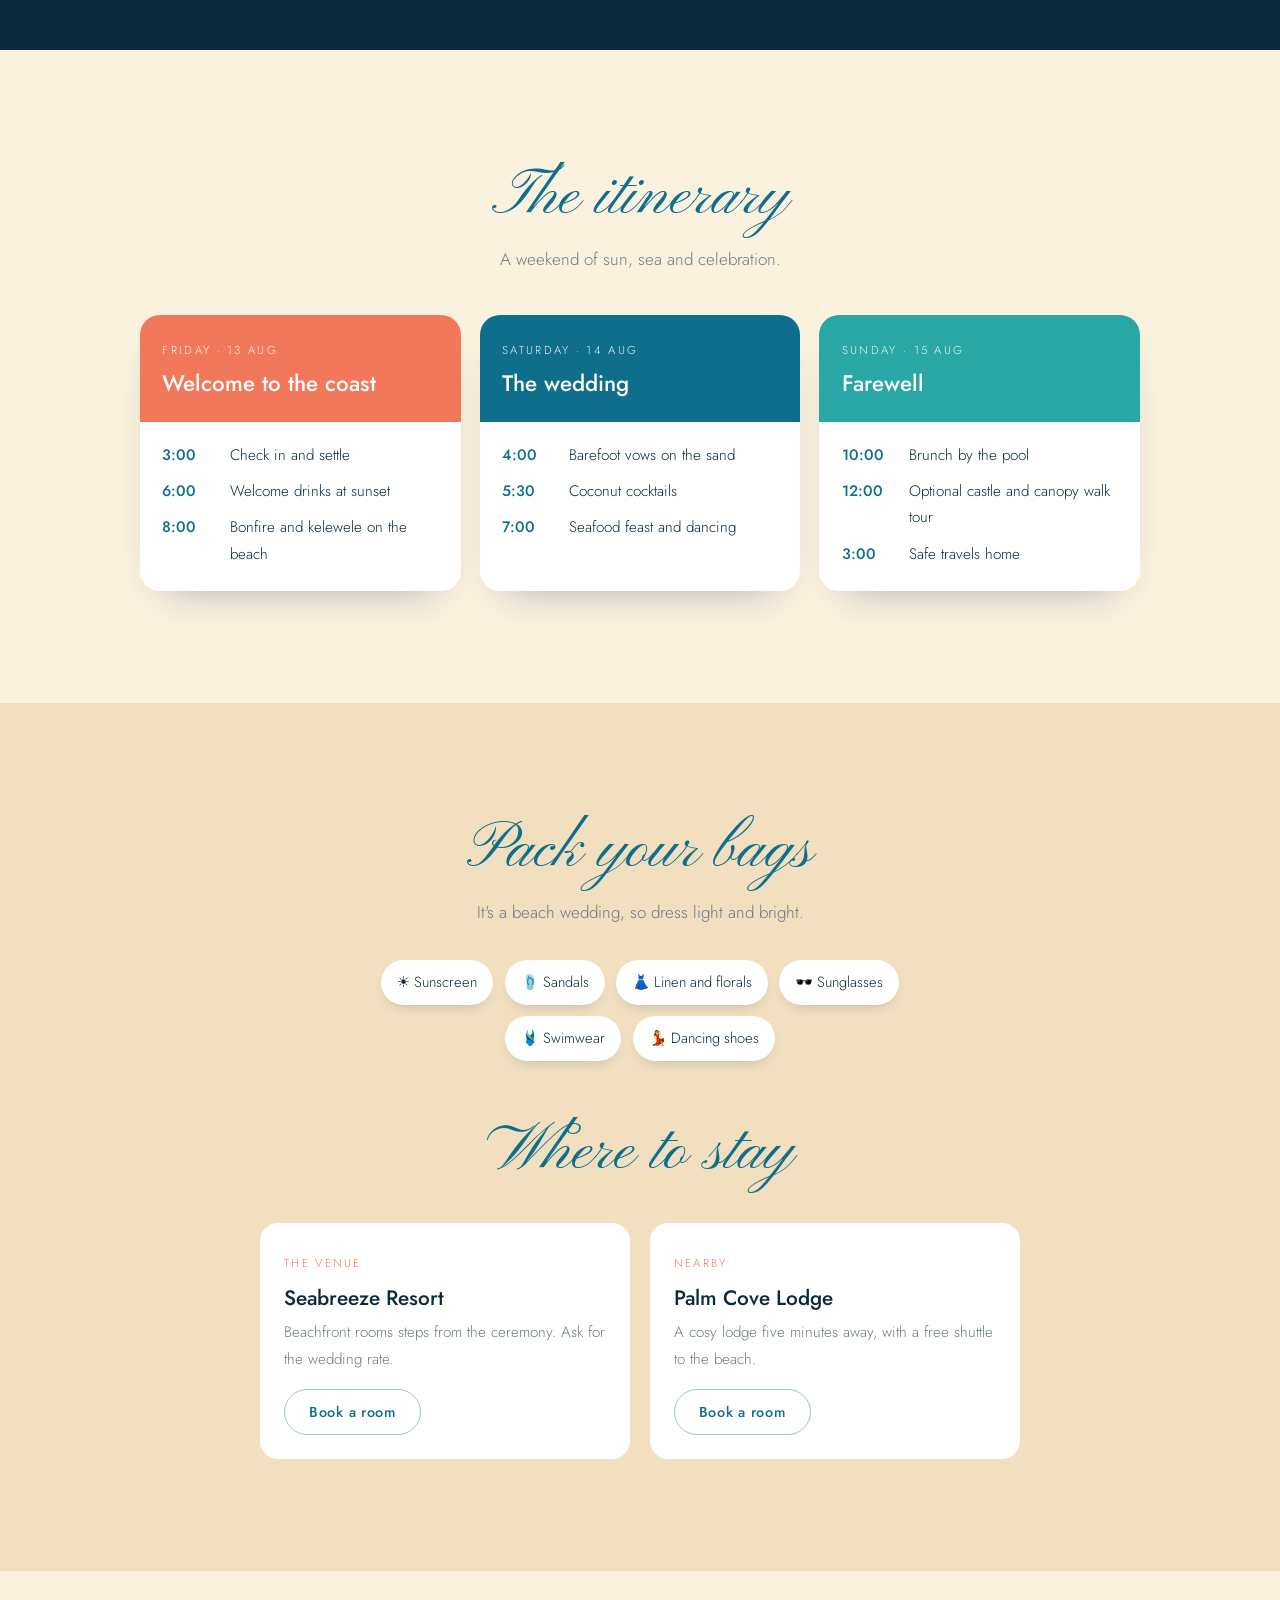
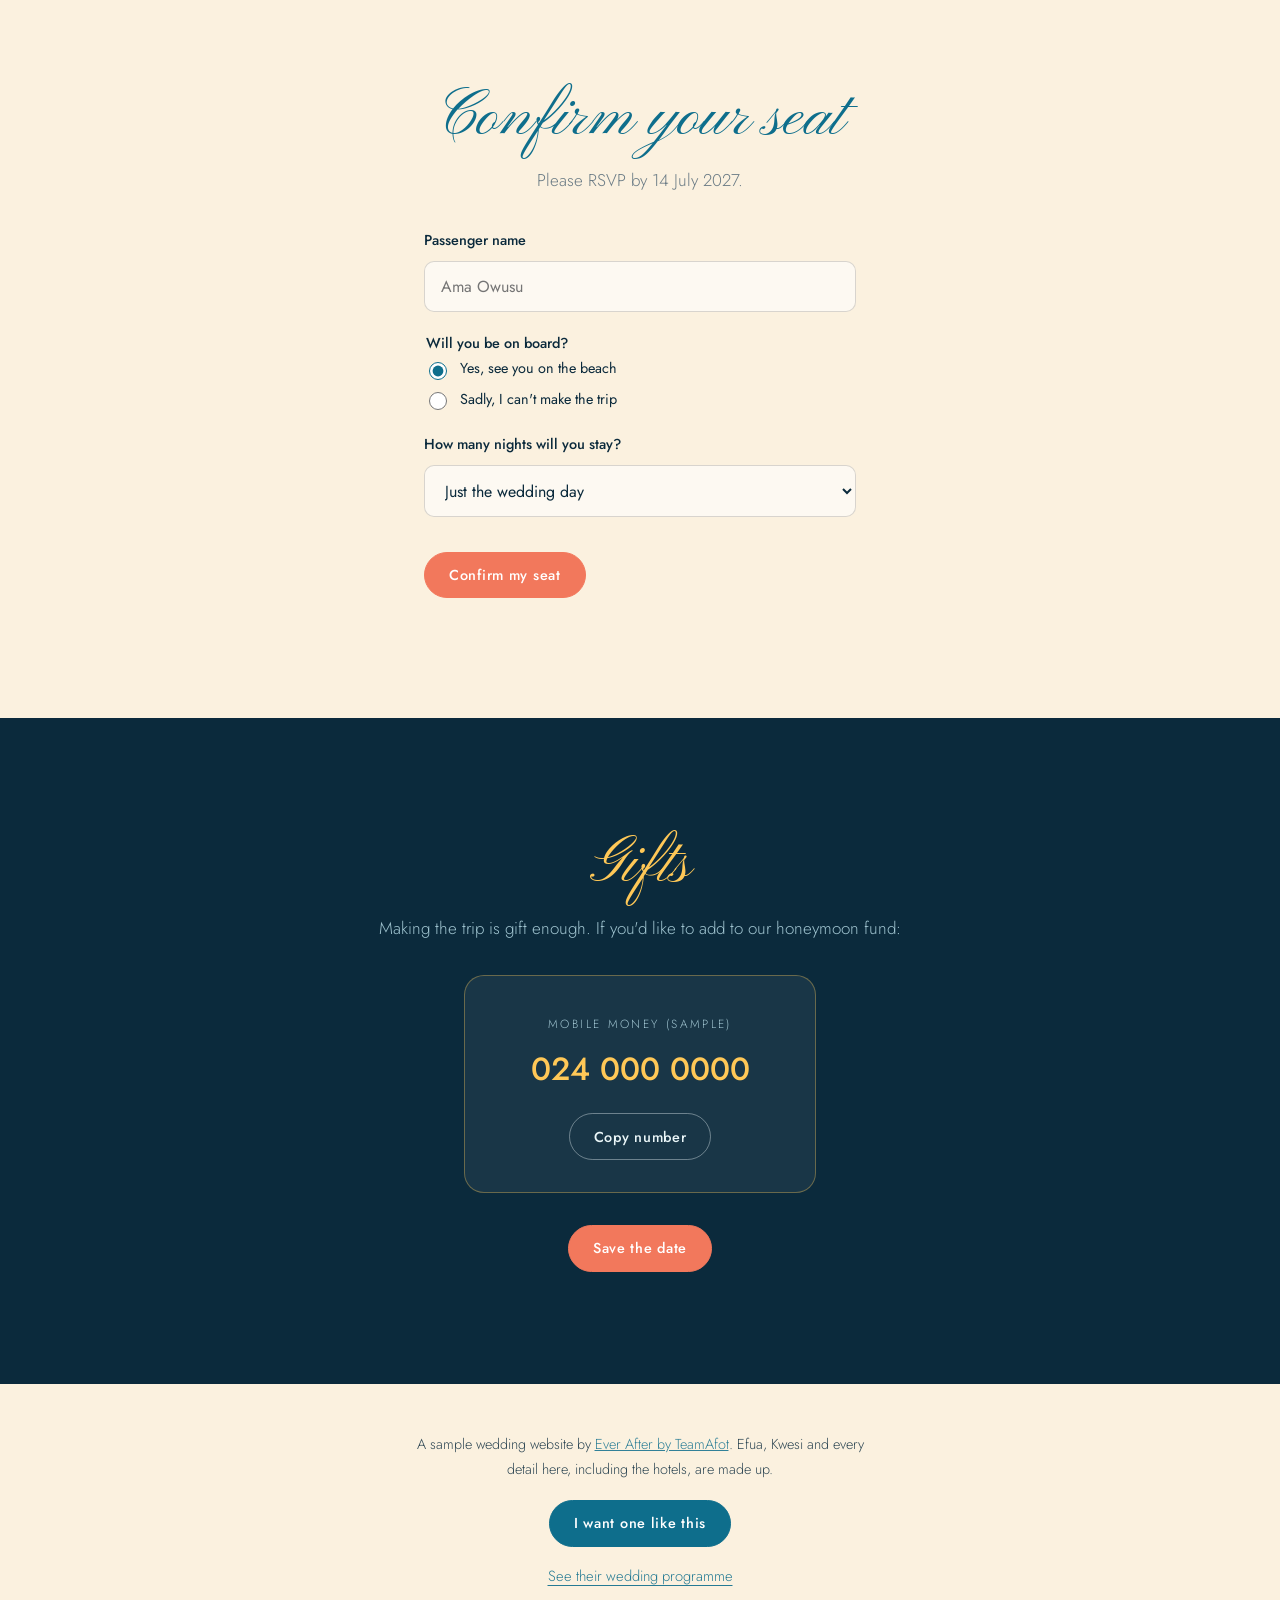
<file: demo/efua-kwesi/index.html>
<!DOCTYPE html>
<html lang="en">
<head>
<meta charset="utf-8">
<meta name="viewport" content="width=device-width, initial-scale=1">
<title>Efua &amp; Kwesi | Sample wedding website | Ever After</title>
<meta name="robots" content="noindex">
<link rel="icon" href="../../assets/logo/favicon.svg" type="image/svg+xml">
<link rel="stylesheet" href="../base.css">
<style>
  :root { --sand: #FBF1DF; --sand-d: #F1DFBF; --ocean: #0E6E8C; --deep: #0B2A3C; --teal: #29A6A6; --coral: #F2785C; --sun: #FFC857; --mute: #6A7B85; --accent: #0E6E8C; }
  body { background: var(--sand); color: var(--deep); }

  /* Opening: boarding pass */
  .gate { position: fixed; inset: 0; z-index: 50; display: grid; place-items: center; padding: 4rem 1rem 2rem; background: linear-gradient(180deg, #8FD3E8, #CDEFF5 60%, #F6E3C3 60%); transition: opacity .8s ease, visibility .8s; overflow: hidden; }
  .gate.is-done { opacity: 0; visibility: hidden; }
  .gate__plane { position: absolute; top: 14%; left: -80px; width: 70px; animation: fly 9s linear infinite; }
  @keyframes fly { to { left: 110%; transform: translateY(-30px); } }
  .pass { display: flex; width: min(94vw, 640px); filter: drop-shadow(0 24px 40px rgba(11,42,60,.35)); }
  .pass__main { flex: 1; background: #fff; border-radius: 18px 0 0 18px; padding: 1.4rem 1.5rem; position: relative; transition: transform 1s var(--ease), opacity 1s; }
  .pass__stub { width: 30%; background: #fff; border-radius: 0 18px 18px 0; padding: 1.4rem 1.1rem; border-left: 2px dashed #CBD5DA; position: relative; transition: transform 1.1s cubic-bezier(.5,0,.75,0), opacity 1.1s; transform-origin: 0 100%; }
  .pass__head { display: flex; justify-content: space-between; align-items: center; font-size: .72rem; letter-spacing: .18em; color: var(--ocean); font-weight: 500; }
  .pass__head b { font-family: var(--script); font-weight: 400; font-size: 1.6rem; letter-spacing: 0; color: var(--coral); }
  .route { display: flex; align-items: center; justify-content: space-between; margin: 1rem 0; }
  .route strong { display: block; font-size: clamp(2rem, 7vw, 2.8rem); font-weight: 500; line-height: 1; color: var(--deep); }
  .route small { font-size: .78rem; color: var(--mute); }
  .route svg { flex: 1; height: 28px; margin: 0 .8rem; color: var(--coral); }
  .grid { display: grid; grid-template-columns: repeat(3, 1fr); gap: .6rem 1rem; }
  .grid small { display: block; font-size: .62rem; letter-spacing: .18em; color: var(--mute); }
  .grid span { font-weight: 500; font-size: .95rem; }
  .barcode { height: 34px; margin-top: 1rem; background: repeating-linear-gradient(90deg, var(--deep) 0 2px, transparent 2px 4px, var(--deep) 4px 7px, transparent 7px 8px, var(--deep) 8px 9px, transparent 9px 12px); opacity: .85; }
  .pass__stub small { display: block; font-size: .62rem; letter-spacing: .18em; color: var(--mute); margin-top: .7rem; }
  .pass__stub span { font-weight: 500; }
  .pass__stub .seat { font-size: 2rem; color: var(--coral); line-height: 1; }
  .tear { margin-top: 1.2rem; width: 100%; border: 0; background: var(--coral); color: #fff; font: 500 .74rem/1.2 var(--sans); letter-spacing: .12em; padding: .8rem .5rem; border-radius: 10px; cursor: pointer; }
  .gate__hint { position: absolute; bottom: 9%; left: 0; right: 0; text-align: center; font-size: .85rem; color: #8A6A3E; letter-spacing: .1em; }
  .gate.is-torn .pass__stub { transform: translate(40px, 90px) rotate(24deg); opacity: 0; }
  .gate.is-torn .pass__main { transform: translateY(-30px); }

  /* Hero beach */
  .hero { position: relative; min-height: 100vh; min-height: 100svh; overflow: hidden; background: linear-gradient(180deg, #FF9A76 0%, #FFC48C 32%, #FFE3B0 52%); text-align: center; padding: 6rem 1.5rem 0; }
  .hero__sun { position: absolute; left: 50%; top: 42%; width: 180px; height: 180px; margin-left: -90px; border-radius: 50%; background: radial-gradient(circle, #FFE9A8, var(--sun) 60%, #FFAE57); box-shadow: 0 0 80px 30px rgba(255,200,87,.45); }
  .hero__text { position: relative; z-index: 3; }
  .hero__pre { font-size: .78rem; letter-spacing: .3em; color: #7A3E2A; }
  .hero h1 { font-family: var(--script); font-weight: 400; font-size: clamp(4rem, 13vw, 8rem); line-height: 1.05; color: #fff; text-shadow: 0 4px 20px rgba(160,70,40,.35); margin: .3rem 0; }
  .hero h1 span { color: var(--deep); font-size: .6em; text-shadow: none; }
  .hero__date { font-weight: 500; letter-spacing: .2em; color: var(--deep); }
  .sea { position: absolute; left: 0; right: 0; bottom: 0; height: 44%; background: linear-gradient(180deg, #2CA6B8, var(--ocean)); }
  .wave { position: absolute; left: 0; width: 200%; height: 40px; animation: wave 8s linear infinite; }
  .wave--1 { top: -20px; } .wave--2 { top: 30%; opacity: .35; animation-duration: 12s; animation-direction: reverse; }
  @keyframes wave { to { transform: translateX(-50%); } }
  .shore { position: absolute; left: 0; right: 0; bottom: 0; height: 22%; background: #F3D9A7; border-radius: 60% 60% 0 0 / 30% 30% 0 0; z-index: 2; }
  .palm { position: absolute; bottom: 14%; width: 170px; z-index: 2; transform-origin: bottom center; animation: sway 5s ease-in-out infinite alternate; }
  .palm--l { left: 3%; } .palm--r { right: 4%; transform: scaleX(-1); animation-name: sway2; }
  @keyframes sway { to { transform: rotate(2.5deg); } } @keyframes sway2 { from { transform: scaleX(-1); } to { transform: scaleX(-1) rotate(2.5deg); } }
  .hero .couple { position: absolute; z-index: 3; bottom: 6%; left: 50%; width: 150px; transform: translateX(-50%); }
  .hero .countdown { position: relative; z-index: 3; margin: 1.6rem auto 0; }
  .hero .countdown div { background: rgba(255,255,255,.55); border-radius: 12px; padding: .5rem 0; backdrop-filter: blur(4px); }
  .hero .countdown b { color: var(--deep); }

  .s { padding: clamp(4.5rem, 10vw, 7rem) 1.5rem; text-align: center; }
  .s h2 { font-family: var(--script); font-weight: 400; font-size: clamp(2.8rem, 8vw, 4rem); line-height: 1.15; color: var(--ocean); }
  .s .lead { color: var(--mute); max-width: 34rem; margin: .6rem auto 0; }
  .s--ocean { background: var(--deep); color: #EAF6F8; }
  .s--ocean h2 { color: var(--sun); }
  .s--ocean .lead { color: #9FC3CF; }
  .s--sand { background: var(--sand-d); }

  .map { max-width: 760px; margin: 2rem auto 0; }
  .map svg { width: 100%; height: auto; }
  .map__stats { display: flex; justify-content: center; gap: clamp(1.5rem, 6vw, 4rem); margin-top: 1rem; flex-wrap: wrap; }
  .map__stats b { display: block; font-size: 2rem; font-weight: 500; color: var(--sun); }
  .map__stats small { font-size: .78rem; letter-spacing: .16em; color: #9FC3CF; }

  .days { display: grid; grid-template-columns: repeat(3, 1fr); gap: 1.2rem; max-width: 1000px; margin: 2.5rem auto 0; text-align: left; }
  .day { background: #fff; border-radius: 20px; overflow: hidden; box-shadow: 0 20px 40px -26px rgba(11,42,60,.4); }
  .day__top { padding: 1.2rem 1.4rem; color: #fff; }
  .day:nth-child(1) .day__top { background: var(--coral); } .day:nth-child(2) .day__top { background: var(--ocean); } .day:nth-child(3) .day__top { background: var(--teal); }
  .day__top small { font-size: .72rem; letter-spacing: .2em; opacity: .9; }
  .day__top h3 { font-size: 1.4rem; font-weight: 500; }
  .day ul { list-style: none; margin: 0; padding: 1.2rem 1.4rem 1.5rem; display: grid; gap: .6rem; }
  .day li { display: grid; grid-template-columns: 3.6rem 1fr; gap: .6rem; font-size: .95rem; }
  .day time { font-weight: 500; color: var(--ocean); }

  .pack { display: flex; justify-content: center; flex-wrap: wrap; gap: .7rem; max-width: 40rem; margin: 2rem auto 0; }
  .pack span { background: #fff; padding: .6rem 1rem; border-radius: 999px; font-size: .92rem; box-shadow: 0 6px 16px -10px rgba(11,42,60,.4); }
  .stays { display: grid; grid-template-columns: 1fr 1fr; gap: 1.2rem; max-width: 760px; margin: 2rem auto 0; text-align: left; }
  .stay { background: #fff; border-radius: 18px; padding: 1.5rem; }
  .stay small { font-size: .72rem; letter-spacing: .2em; color: var(--coral); }
  .stay h3 { font-size: 1.3rem; font-weight: 500; margin: .2rem 0; }
  .stay p { color: var(--mute); font-size: .95rem; margin-bottom: 1rem; }
  .btn--sea { background: var(--ocean); color: #fff; border-color: var(--ocean); }
  .btn--coral { background: var(--coral); color: #fff; border-color: var(--coral); }
  .btn--line { color: var(--ocean); border-color: rgba(14,110,140,.4); }
  .gift { max-width: 22rem; margin: 2rem auto 0; padding: 2rem; border-radius: 20px; background: rgba(255,255,255,.06); border: 1px solid rgba(255,200,87,.35); }
  .gift strong { display: block; font-size: 2rem; font-weight: 500; color: var(--sun); margin: .2rem 0 1rem; }
  .gift small { font-size: .74rem; letter-spacing: .2em; color: #9FC3CF; }
  .gift .btn { color: #EAF6F8; border-color: rgba(234,246,248,.4); }
  .made a:not(.btn) { color: var(--ocean); }

  @media (max-width: 820px) { .days, .stays { grid-template-columns: 1fr; } .palm { width: 110px; } .hero .couple { width: 120px; } }
  @media (max-width: 600px) {
    .pass { flex-direction: column; width: min(92vw, 380px); }
    .pass__main { border-radius: 18px 18px 0 0; }
    .pass__stub { width: auto; border-left: 0; border-top: 2px dashed #CBD5DA; border-radius: 0 0 18px 18px; display: grid; grid-template-columns: 1fr auto; align-items: center; gap: 0 1rem; transform-origin: 0 0; }
    .pass__stub small { margin-top: 0; }
    .pass__stub .tear { grid-column: 1 / -1; }
    .grid { grid-template-columns: 1fr 1fr; }
    .gate.is-torn .pass__stub { transform: translate(20px, 120px) rotate(14deg); }
  }
</style>
</head>
<body class="is-locked">
<div class="bar"><a href="../../designs/">← All designs</a><span class="bar__label">Sample wedding website</span><a class="bar__cta" href="../../#book">Get one like this</a></div>

<div class="gate" aria-label="Boarding pass">
  <svg class="gate__plane" viewBox="0 0 64 32" aria-hidden="true"><path d="M2 18 L22 16 L36 2 L42 2 L34 16 L54 15 L60 8 L64 8 L60 18 L64 28 L60 28 L54 21 L34 20 L42 30 L36 30 L22 20 L2 18 Z" fill="#fff"/></svg>
  <div class="pass">
    <div class="pass__main">
      <div class="pass__head"><span>BOARDING PASS</span><b>Ever After Air</b></div>
      <div class="route">
        <div><strong>ACC</strong><small>Accra</small></div>
        <svg viewBox="0 0 120 28" aria-hidden="true"><path d="M2 20 Q60 -6 118 20" stroke="currentColor" stroke-width="2" stroke-dasharray="4 5" fill="none"/><path d="M52 8 l14 -3 l-4 5 l6 1 l-6 2 l4 5 l-14 -4 z" fill="currentColor"/></svg>
        <div style="text-align:right"><strong>CCT</strong><small>Cape Coast</small></div>
      </div>
      <div class="grid">
        <div><small>PASSENGER</small><span>You + guest</span></div>
        <div><small>FLIGHT</small><span>EK 2027</span></div>
        <div><small>DATE</small><span>14 AUG 2027</span></div>
        <div><small>BOARDING</small><span>4:00 PM</span></div>
        <div><small>GATE</small><span>Love</span></div>
        <div><small>CLASS</small><span>VIP</span></div>
      </div>
      <div class="barcode"></div>
    </div>
    <div class="pass__stub">
      <small>COUPLE</small><span>Efua &amp; Kwesi</span>
      <small>SEAT</small><span class="seat">1A</span>
      <button class="tear">TEAR TO BOARD</button>
    </div>
  </div>
  <p class="gate__hint">Your wedding trip to Cape Coast awaits</p>
</div>

<main>
  <header class="hero">
    <div class="hero__sun"></div>
    <div class="hero__text">
      <p class="hero__pre">A BEACH WEDDING IN CAPE COAST</p>
      <h1>Efua <span>&amp;</span> Kwesi</h1>
      <p class="hero__date">13 – 15 AUGUST 2027</p>
      <div class="countdown">
        <div><b data-cd="d">0</b><small>days</small></div><div><b data-cd="h">00</b><small>hours</small></div>
        <div><b data-cd="m">00</b><small>mins</small></div><div><b data-cd="s">00</b><small>secs</small></div>
      </div>
    </div>
    <div class="sea">
      <svg class="wave wave--1" viewBox="0 0 1440 40" preserveAspectRatio="none" aria-hidden="true"><path d="M0 20 Q90 0 180 20 T360 20 T540 20 T720 20 T900 20 T1080 20 T1260 20 T1440 20 V40 H0 Z" fill="#2CA6B8"/></svg>
      <svg class="wave wave--2" viewBox="0 0 1440 40" preserveAspectRatio="none" aria-hidden="true"><path d="M0 20 Q90 0 180 20 T360 20 T540 20 T720 20 T900 20 T1080 20 T1260 20 T1440 20 V40 H0 Z" fill="#fff"/></svg>
    </div>
    <div class="shore"></div>
    <svg class="palm palm--l" viewBox="0 0 170 260" aria-hidden="true"><path d="M86 260 Q96 170 80 70" stroke="#7A4A2C" stroke-width="12" fill="none" stroke-linecap="round"/><g fill="#2E7D4F"><path d="M80 70 Q40 40 2 60 Q40 50 80 74 Z"/><path d="M80 70 Q60 20 20 10 Q60 30 82 72 Z"/><path d="M80 70 Q110 20 150 18 Q110 34 82 72 Z"/><path d="M80 70 Q130 50 168 70 Q126 62 80 76 Z"/><path d="M80 70 Q90 40 80 0 Q96 40 84 72 Z"/></g><circle cx="80" cy="76" r="7" fill="#8C5A3C"/><circle cx="90" cy="78" r="6" fill="#8C5A3C"/></svg>
    <svg class="palm palm--r" viewBox="0 0 170 260" aria-hidden="true"><path d="M86 260 Q96 170 80 70" stroke="#7A4A2C" stroke-width="12" fill="none" stroke-linecap="round"/><g fill="#2E7D4F"><path d="M80 70 Q40 40 2 60 Q40 50 80 74 Z"/><path d="M80 70 Q60 20 20 10 Q60 30 82 72 Z"/><path d="M80 70 Q110 20 150 18 Q110 34 82 72 Z"/><path d="M80 70 Q130 50 168 70 Q126 62 80 76 Z"/><path d="M80 70 Q90 40 80 0 Q96 40 84 72 Z"/></g><circle cx="80" cy="76" r="7" fill="#8C5A3C"/></svg>
    <img class="couple" src="../couple.svg" alt="">
  </header>

  <section class="s s--ocean">
    <h2>Your journey</h2>
    <p class="lead">From Accra to the shores of Cape Coast, where we'll celebrate for a whole weekend.</p>
    <div class="map">
      <svg viewBox="0 0 760 240" aria-label="Route from Accra to Cape Coast">
        <path d="M20 200 Q140 150 260 170 T520 150 T740 170" stroke="#1D5670" stroke-width="40" fill="none" stroke-linecap="round" opacity=".5"/>
        <path id="route" d="M640 110 C 520 30, 260 30, 130 120" stroke="#FFC857" stroke-width="3" stroke-dasharray="8 10" fill="none"/>
        <circle cx="640" cy="110" r="10" fill="#F2785C"/><circle cx="130" cy="120" r="10" fill="#29A6A6"/>
        <text x="640" y="150" text-anchor="middle" fill="#EAF6F8" font-family="Jost, sans-serif" font-size="20" font-weight="500">ACCRA</text>
        <text x="130" y="160" text-anchor="middle" fill="#EAF6F8" font-family="Jost, sans-serif" font-size="20" font-weight="500">CAPE COAST</text>
        <g><path d="M-14 -6 L4 -4 L12 -16 L18 -16 L12 -3 L26 -2 L30 -8 L34 -8 L31 0 L34 8 L30 8 L26 2 L12 3 L18 16 L12 16 L4 4 L-14 6 Z" fill="#fff" transform="scale(-1 1)"/>
          <animateMotion dur="5s" repeatCount="indefinite" rotate="auto-reverse"><mpath href="#route"/></animateMotion></g>
      </svg>
    </div>
    <div class="map__stats"><div><b>3</b><small>DAYS</small></div><div><b>1</b><small>BEACH</small></div><div><b>∞</b><small>MEMORIES</small></div></div>
  </section>

  <section class="s">
    <h2>The itinerary</h2>
    <p class="lead">A weekend of sun, sea and celebration.</p>
    <div class="days">
      <div class="day"><div class="day__top"><small>FRIDAY · 13 AUG</small><h3>Welcome to the coast</h3></div><ul><li><time>3:00</time>Check in and settle</li><li><time>6:00</time>Welcome drinks at sunset</li><li><time>8:00</time>Bonfire and kelewele on the beach</li></ul></div>
      <div class="day"><div class="day__top"><small>SATURDAY · 14 AUG</small><h3>The wedding</h3></div><ul><li><time>4:00</time>Barefoot vows on the sand</li><li><time>5:30</time>Coconut cocktails</li><li><time>7:00</time>Seafood feast and dancing</li></ul></div>
      <div class="day"><div class="day__top"><small>SUNDAY · 15 AUG</small><h3>Farewell</h3></div><ul><li><time>10:00</time>Brunch by the pool</li><li><time>12:00</time>Optional castle and canopy walk tour</li><li><time>3:00</time>Safe travels home</li></ul></div>
    </div>
  </section>

  <section class="s s--sand">
    <h2>Pack your bags</h2>
    <p class="lead">It's a beach wedding, so dress light and bright.</p>
    <div class="pack"><span>☀️ Sunscreen</span><span>🩴 Sandals</span><span>👗 Linen and florals</span><span>🕶️ Sunglasses</span><span>🩱 Swimwear</span><span>💃 Dancing shoes</span></div>
    <h2 style="margin-top:3.5rem">Where to stay</h2>
    <div class="stays">
      <div class="stay"><small>THE VENUE</small><h3>Seabreeze Resort</h3><p>Beachfront rooms steps from the ceremony. Ask for the wedding rate.</p><button class="btn btn--line" data-toast="On a real site, this links to the hotel booking page.">Book a room</button></div>
      <div class="stay"><small>NEARBY</small><h3>Palm Cove Lodge</h3><p>A cosy lodge five minutes away, with a free shuttle to the beach.</p><button class="btn btn--line" data-toast="On a real site, this links to the hotel booking page.">Book a room</button></div>
    </div>
  </section>

  <section class="s">
    <h2>Confirm your seat</h2>
    <p class="lead">Please RSVP by 14 July 2027.</p>
    <form class="rsvp" novalidate>
      <label for="n">Passenger name</label><input id="n" name="name" autocomplete="name" placeholder="Ama Owusu">
      <fieldset><legend>Will you be on board?</legend>
        <label class="choice"><input type="radio" name="attend" value="yes" checked> Yes, see you on the beach</label>
        <label class="choice"><input type="radio" name="attend" value="no"> Sadly, I can't make the trip</label></fieldset>
      <label for="nights">How many nights will you stay?</label>
      <select id="nights" name="nights"><option>Just the wedding day</option><option>2 nights</option><option>The whole weekend</option></select>
      <p class="rsvp__error" role="alert"></p>
      <button class="btn btn--coral" type="submit">Confirm my seat</button>
      <p class="rsvp__done" role="status" style="color:var(--ocean)"></p>
    </form>
  </section>

  <section class="s s--ocean">
    <h2>Gifts</h2>
    <p class="lead">Making the trip is gift enough. If you'd like to add to our honeymoon fund:</p>
    <div class="gift"><small>MOBILE MONEY (SAMPLE)</small><strong>024 000 0000</strong><button class="btn" data-copy="0240000000">Copy number</button></div>
    <p style="margin-top:2rem"><button class="btn btn--coral" id="ics">Save the date</button></p>
  </section>

  <div class="made">
    <p>A sample wedding website by <a href="../../">Ever After by TeamAfot</a>. Efua, Kwesi and every detail here, including the hotels, are made up.</p>
    <a class="btn btn--sea" href="https://wa.me/233552318104?text=Hello%20Ever%20After%2C%20I%20loved%20the%20Cape%20Coast%20boarding%20pass%20sample.%20I%27d%20like%20a%20site%20like%20it." target="_blank" rel="noopener">I want one like this</a>
    <a class="made__prog" href="../../programme/?c=efua-kwesi">See their wedding programme</a>
  </div>
</main>

<div class="toast" role="status" aria-live="polite"></div>
<canvas class="fx" aria-hidden="true"></canvas>
<script src="../base.js"></script>
<script>
  EA.countdown("2027-08-14T16:00:00");
  EA.rsvp(document.querySelector(".rsvp"), "Efua and Kwesi");
  EA.calendar(document.getElementById("ics"), { title: "Efua & Kwesi's beach wedding", date: "2027-08-14T16:00:00", location: "Cape Coast, Ghana", file: "efua-kwesi-wedding" });
  const gate = document.querySelector(".gate");
  document.querySelector(".tear").addEventListener("click", () => {
    gate.classList.add("is-torn");
    setTimeout(() => { gate.classList.add("is-done"); document.body.classList.remove("is-locked"); EA.shower(["#FFC857", "#F2785C", "#29A6A6", "#FFFFFF"], { shape: "dot", count: 110 }); }, 1300);
    setTimeout(() => gate.remove(), 2200);
  });
</script>
</body>
</html>
</file>
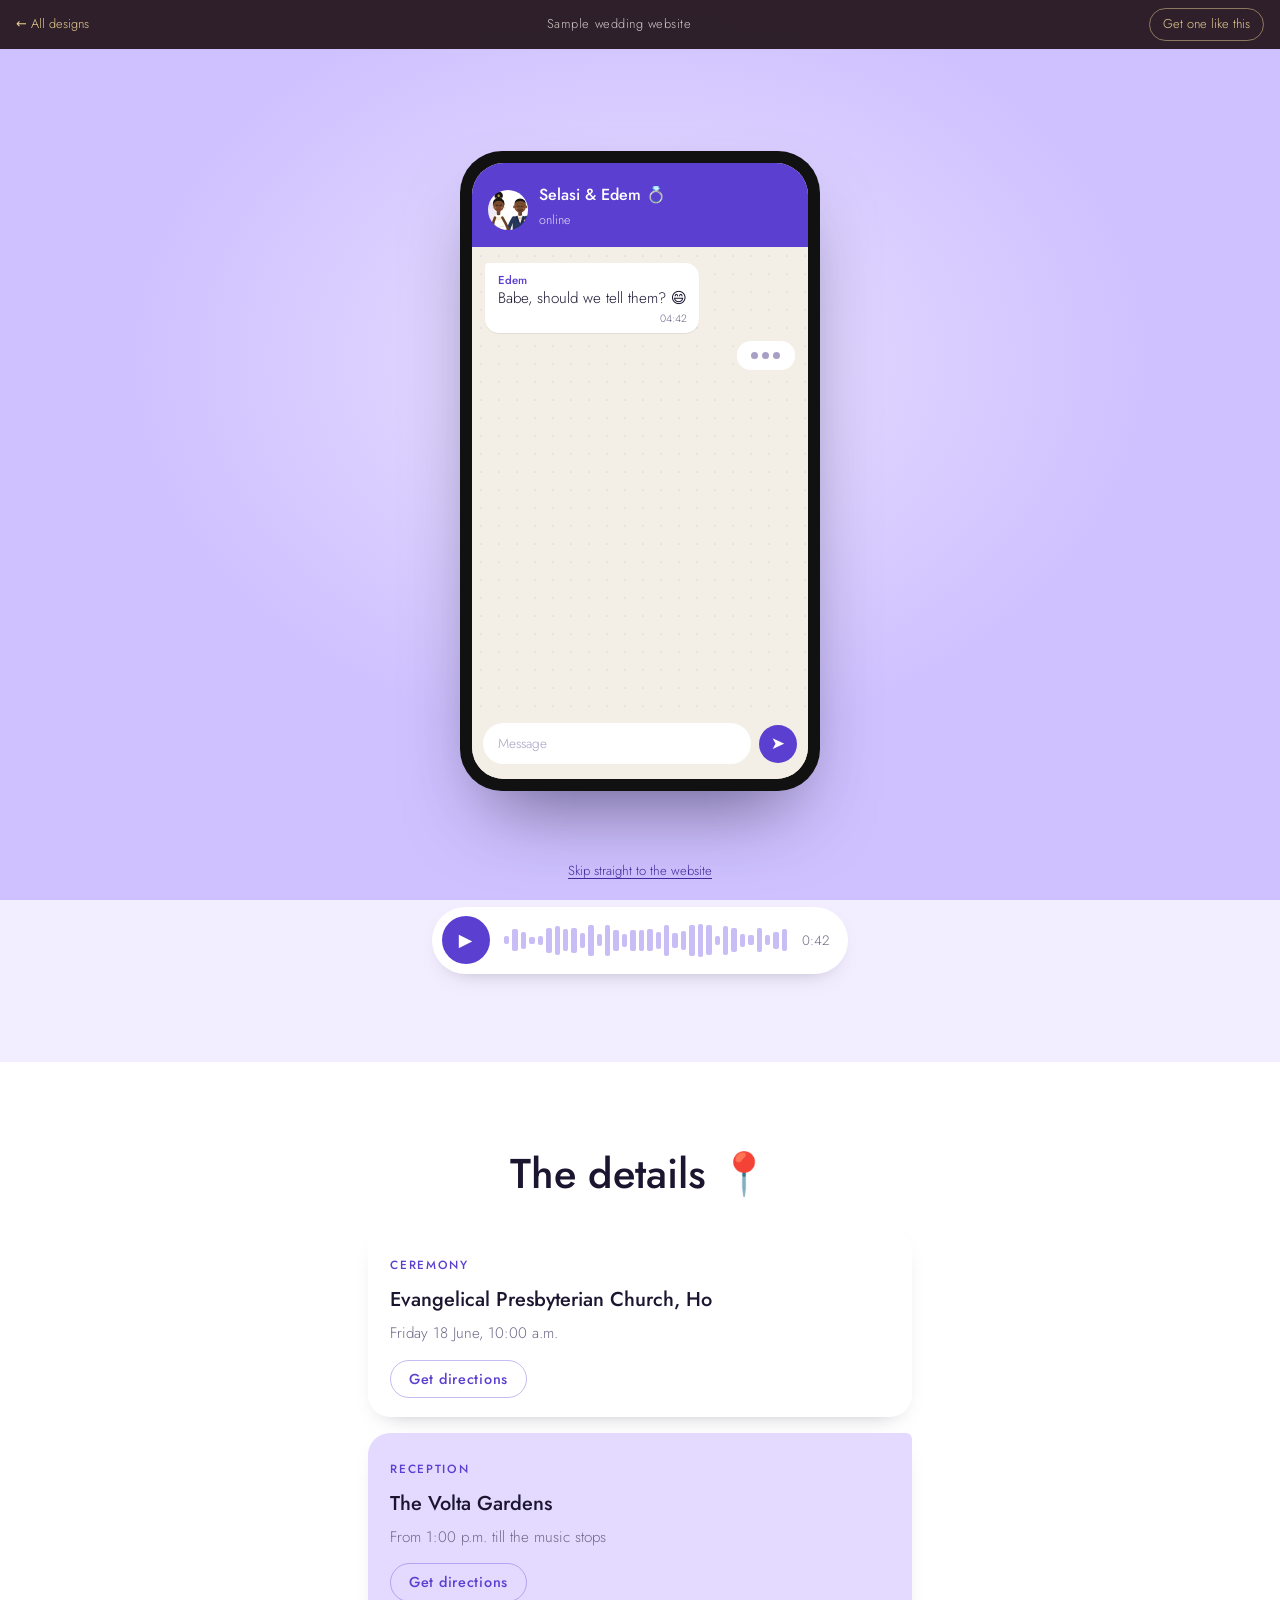
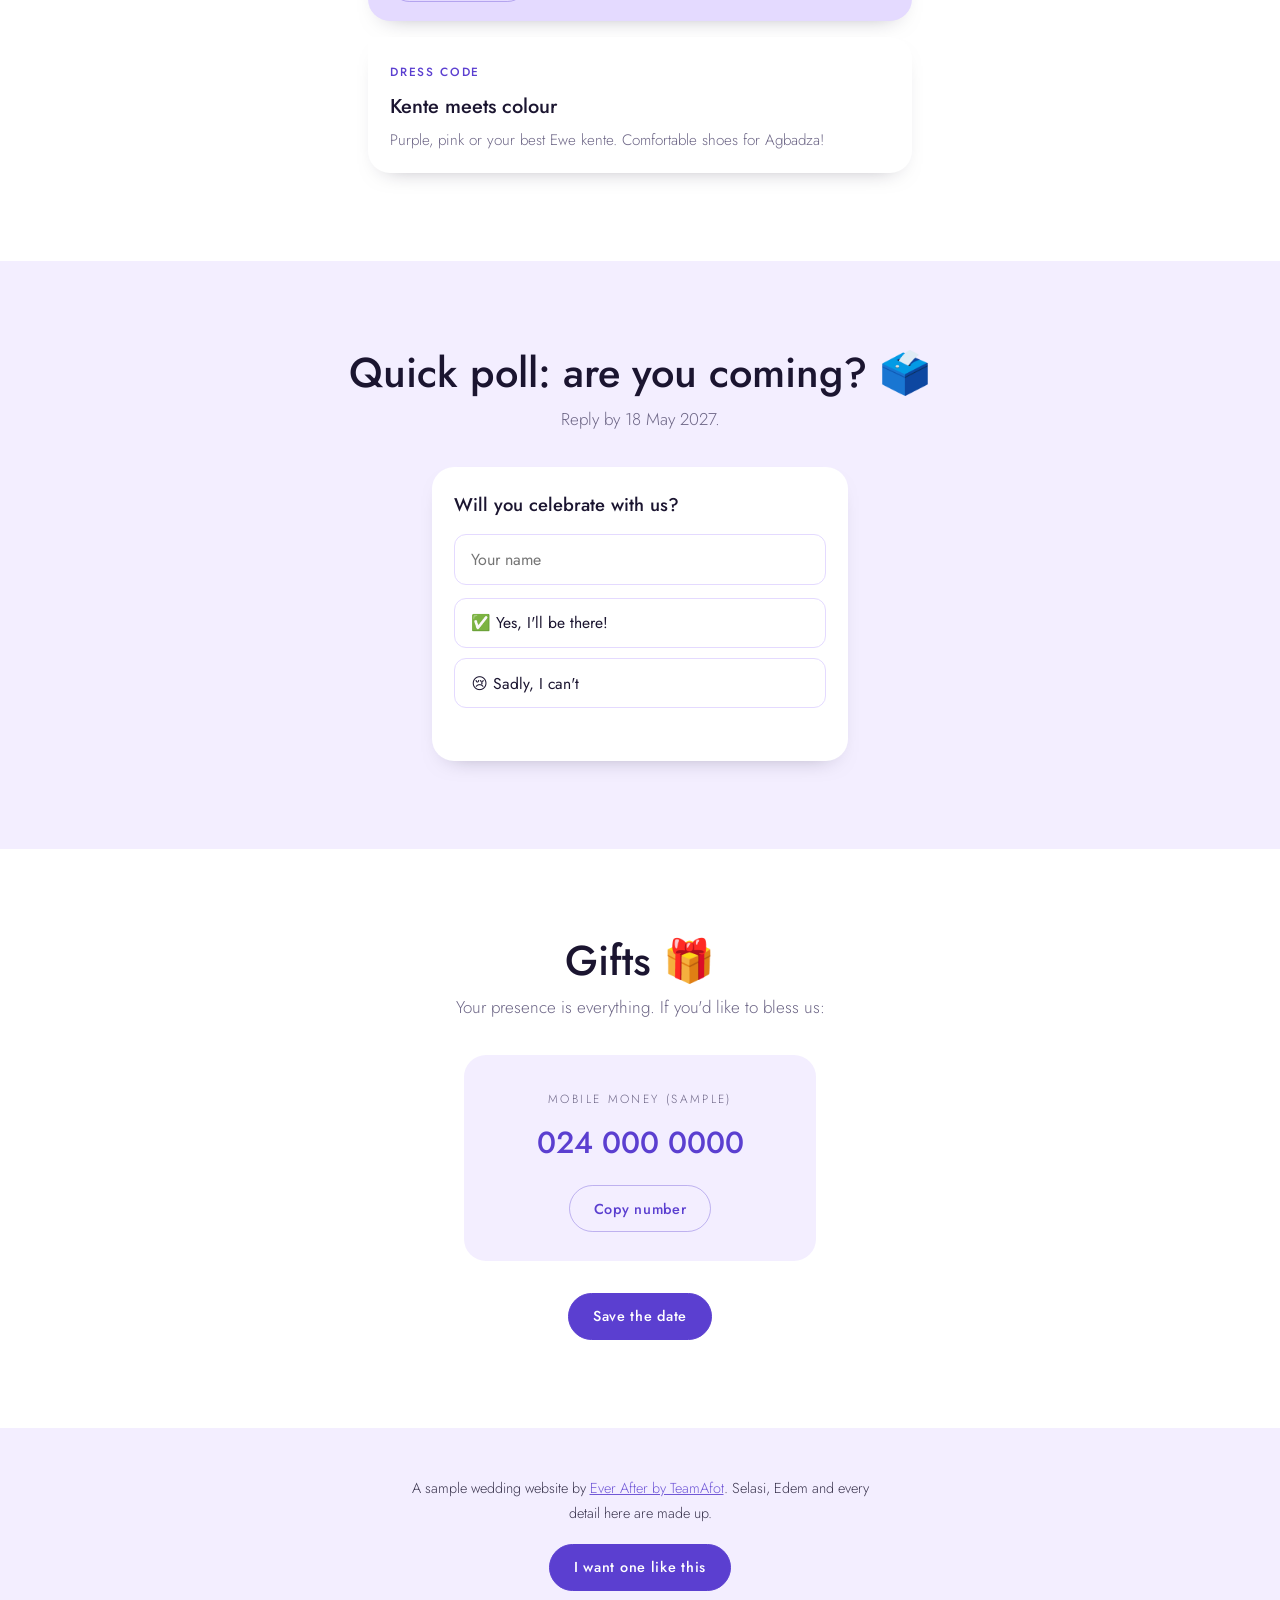
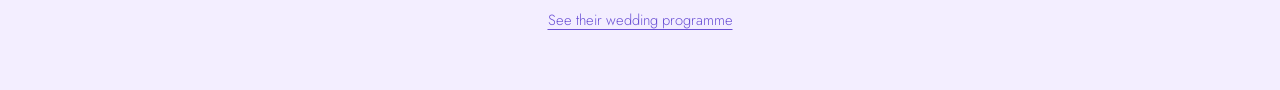
<file: demo/selasi-edem/index.html>
<!DOCTYPE html>
<html lang="en">
<head>
<meta charset="utf-8">
<meta name="viewport" content="width=device-width, initial-scale=1">
<title>Selasi &amp; Edem | Sample wedding website | Ever After</title>
<meta name="robots" content="noindex">
<link rel="icon" href="../../assets/logo/favicon.svg" type="image/svg+xml">
<link rel="stylesheet" href="../base.css">
<style>
  :root { --lav: #F3EEFF; --lav-d: #E4DAFF; --purple: #5B3FD0; --purple-d: #3E2A99; --mint: #2DBE8C; --ink: #1B1530; --mute: #6E6787; --pink: #FF7AA8; --accent: #5B3FD0; }
  body { background: var(--lav); color: var(--ink); }

  /* Opening: phone chat */
  .chatgate { position: fixed; inset: 0; z-index: 50; display: grid; place-items: center; padding: 3.6rem 1rem 1rem; background: radial-gradient(40rem 30rem at 50% 40%, #E9E0FF, #CFC1FF 80%); transition: opacity .8s, transform .8s, visibility .8s; }
  .chatgate.is-done { opacity: 0; transform: scale(1.06); visibility: hidden; }
  .phone { width: min(92vw, 360px); height: min(78vh, 640px); background: #111; border-radius: 42px; padding: 12px; box-shadow: 0 40px 80px -30px rgba(27,21,48,.6); }
  .screen { width: 100%; height: 100%; border-radius: 32px; overflow: hidden; display: flex; flex-direction: column; background: #F4EFE6; }
  .chat__head { display: flex; align-items: center; gap: .7rem; padding: 1.4rem 1rem .8rem; background: var(--purple); color: #fff; }
  .chat__head .av { width: 40px; height: 40px; border-radius: 50%; background: #fff url("../couple.svg") center 12% / 140% no-repeat; flex: none; }
  .chat__head b { display: block; font-weight: 500; font-size: 1rem; line-height: 1.2; }
  .chat__head small { font-size: .78rem; opacity: .85; }
  .chat__body { flex: 1; overflow-y: auto; padding: 1rem .8rem; display: flex; flex-direction: column; gap: .5rem;
    background-image: radial-gradient(rgba(91,63,208,.08) 1.5px, transparent 1.5px); background-size: 18px 18px; }
  .msg { max-width: 80%; padding: .55rem .8rem .4rem; border-radius: 14px; font-size: .95rem; line-height: 1.4; position: relative; animation: pop .35s var(--ease) both; box-shadow: 0 1px 1px rgba(0,0,0,.08); }
  .msg small { display: block; text-align: right; font-size: .66rem; color: var(--mute); margin-top: .15rem; }
  .msg--in { align-self: flex-start; background: #fff; border-top-left-radius: 4px; }
  .msg--out { align-self: flex-end; background: var(--lav-d); border-top-right-radius: 4px; }
  .msg__who { display: block; font-size: .72rem; font-weight: 500; color: var(--purple); }
  .msg--out .msg__who { color: #B4366A; }
  @keyframes pop { from { opacity: 0; transform: translateY(8px) scale(.96); } }
  .typing { align-self: flex-start; background: #fff; border-radius: 14px; padding: .7rem .9rem; display: flex; gap: 4px; animation: pop .3s both; }
  .typing i { width: 7px; height: 7px; border-radius: 50%; background: #A79FC4; animation: dot 1s infinite; }
  .typing i:nth-child(2) { animation-delay: .15s; } .typing i:nth-child(3) { animation-delay: .3s; }
  @keyframes dot { 50% { transform: translateY(-4px); opacity: .5; } }
  .chat__body > * { flex-shrink: 0; }
  .invitecard { align-self: center; width: 92%; border-radius: 16px; overflow: hidden; background: #fff; box-shadow: 0 10px 24px -10px rgba(27,21,48,.35); animation: pop .5s var(--ease) both; }
  .invitecard__art { height: 150px; background: linear-gradient(135deg, var(--purple), var(--pink)); display: grid; place-items: center; color: #fff; text-align: center; }
  .invitecard__art b { font-family: var(--script); font-weight: 400; font-size: 2.2rem; line-height: 1.1; display: block; }
  .invitecard__art small { font-size: .78rem; letter-spacing: .2em; }
  .invitecard button { width: 100%; border: 0; background: #fff; color: var(--purple); font: 500 .95rem var(--sans); padding: .9rem; cursor: pointer; border-top: 1px solid #EEE; }
  .invitecard button::before { content: "💌 "; }
  .invitecard button { background: var(--purple); color: #fff; font-size: 1rem; animation: glow 1.6s ease-in-out infinite; }
  @keyframes glow { 0%, 100% { box-shadow: inset 0 0 0 0 rgba(255,255,255,.0); } 50% { box-shadow: inset 0 0 0 999px rgba(255,255,255,.14); } }
  .invitecard__hint { text-align: center; font-size: .8rem; color: var(--purple-d); padding: .5rem 0 .2rem; animation: blinkhint 1.4s ease-in-out infinite; }
  @keyframes blinkhint { 50% { opacity: .45; } }
  .invitecard__bar { height: 3px; background: rgba(91,63,208,.15); }
  .invitecard__bar i { display: block; height: 100%; width: 0; background: var(--pink); animation: auto 6s linear forwards; }
  @keyframes auto { to { width: 100%; } }
  .chat__foot { display: flex; align-items: center; gap: .5rem; padding: .6rem .7rem .9rem; background: #F4EFE6; }
  .chat__foot span { flex: 1; background: #fff; border-radius: 999px; padding: .55rem .9rem; font-size: .85rem; color: #A79FC4; }
  .chat__foot i { width: 38px; height: 38px; border-radius: 50%; background: var(--purple); display: grid; place-items: center; color: #fff; font-style: normal; }
  .skip { position: absolute; bottom: 1rem; left: 50%; transform: translateX(-50%); background: none; border: 0; color: var(--purple-d); font-size: .82rem; text-decoration: underline; text-underline-offset: 3px; cursor: pointer; }

  /* Profile hero */
  .wrap { max-width: 980px; margin: 0 auto; padding: 0 1.25rem; }
  .cover { height: 210px; background: linear-gradient(120deg, var(--purple), var(--pink) 60%, #FFB86B); position: relative; overflow: hidden; }
  .cover span { position: absolute; font-size: 1.8rem; animation: floaty 6s ease-in-out infinite; }
  @keyframes floaty { 50% { transform: translateY(-14px) rotate(8deg); } }
  .profile { text-align: center; margin-top: -78px; position: relative; }
  .avatar { width: 156px; height: 156px; border-radius: 50%; margin: 0 auto; background: #fff url("../couple.svg") center 18% / 112% no-repeat; box-shadow: 0 0 0 6px var(--lav), 0 0 0 9px var(--purple); }
  .profile h1 { font-family: var(--script); font-weight: 400; font-size: clamp(3rem, 10vw, 4.6rem); line-height: 1.15; margin-top: .6rem; }
  .profile h1 span { color: var(--pink); }
  .status { display: inline-flex; align-items: center; gap: .5rem; background: #fff; padding: .45rem 1rem; border-radius: 999px; font-size: .92rem; box-shadow: 0 6px 18px -10px rgba(27,21,48,.35); }
  .status::before { content: ""; width: 9px; height: 9px; border-radius: 50%; background: var(--mint); box-shadow: 0 0 0 4px rgba(45,190,140,.2); }
  .stats { display: flex; justify-content: center; gap: clamp(1.5rem, 6vw, 3.5rem); margin: 1.6rem 0 0; }
  .stats b { display: block; font-size: 1.6rem; font-weight: 500; color: var(--purple); }
  .stats small { font-size: .8rem; color: var(--mute); }

  .stories { display: flex; justify-content: center; gap: clamp(.9rem, 4vw, 1.8rem); margin: 2.4rem 0 0; flex-wrap: wrap; }
  .story { border: 0; background: none; cursor: pointer; display: grid; justify-items: center; gap: .45rem; font: 400 .82rem var(--sans); color: var(--ink); }
  .story i { width: 74px; height: 74px; border-radius: 50%; display: grid; place-items: center; font-size: 2rem; font-style: normal; background: var(--bg); box-shadow: 0 0 0 3px var(--lav), 0 0 0 6px var(--ring, var(--purple)); transition: transform .25s; }
  .story:hover i { transform: scale(1.06); }
  .stories__hint { font-size: .85rem; color: var(--mute); margin-top: .9rem; }

  .viewer { position: fixed; inset: 0; z-index: 65; background: rgba(15,10,30,.92); display: grid; place-items: center; padding: 1rem; }
  .viewer[hidden] { display: none; }
  .viewer__card { position: relative; width: min(92vw, 380px); aspect-ratio: 9 / 16; max-height: 88vh; border-radius: 22px; overflow: hidden; color: #fff; display: flex; flex-direction: column; justify-content: center; align-items: center; text-align: center; padding: 2rem; background: var(--bg); }
  .viewer__bars { position: absolute; top: 12px; left: 12px; right: 12px; display: flex; gap: 4px; }
  .viewer__bars span { flex: 1; height: 3px; border-radius: 2px; background: rgba(255,255,255,.35); overflow: hidden; }
  .viewer__bars span i { display: block; height: 100%; width: 0; background: #fff; }
  .viewer__bars span.is-done i { width: 100%; }
  .viewer__bars span.is-on i { animation: prog 4s linear forwards; }
  @keyframes prog { to { width: 100%; } }
  .viewer__emoji { font-size: 5rem; animation: floaty 3s ease-in-out infinite; }
  .viewer__title { font-family: var(--script); font-size: 2.6rem; line-height: 1.1; margin: 1rem 0 .4rem; }
  .viewer__text { font-size: 1.05rem; line-height: 1.5; opacity: .95; }
  .viewer__close { position: absolute; top: 24px; right: 16px; background: none; border: 0; color: #fff; font-size: 1.6rem; cursor: pointer; }
  .viewer__nav { position: absolute; inset: 0; display: flex; }
  .viewer__nav button { flex: 1; background: none; border: 0; cursor: pointer; }

  .s { padding: clamp(3.5rem, 8vw, 5.5rem) 1.25rem; text-align: center; }
  .s h2 { font-size: clamp(1.8rem, 5vw, 2.6rem); font-weight: 500; line-height: 1.15; }
  .s .lead { color: var(--mute); max-width: 32rem; margin: .5rem auto 0; }
  .bubbles { display: grid; gap: 1rem; max-width: 34rem; margin: 2rem auto 0; text-align: left; }
  .bubble { background: #fff; border-radius: 22px; border-top-left-radius: 6px; padding: 1.2rem 1.4rem; box-shadow: 0 10px 24px -18px rgba(27,21,48,.5); }
  .bubble:nth-child(even) { border-top-left-radius: 22px; border-top-right-radius: 6px; background: var(--lav-d); }
  .bubble small { font-size: .74rem; letter-spacing: .14em; color: var(--purple); font-weight: 500; }
  .bubble h3 { font-size: 1.25rem; font-weight: 500; margin: .2rem 0; }
  .bubble p { color: var(--mute); font-size: .95rem; }
  .bubble .btn { margin-top: .8rem; color: var(--purple); border-color: rgba(91,63,208,.35); padding: .7rem 1.1rem; }

  .voice { display: flex; align-items: center; gap: .9rem; max-width: 26rem; margin: 2rem auto 0; background: #fff; border-radius: 999px; padding: .6rem 1.2rem .6rem .6rem; box-shadow: 0 10px 24px -18px rgba(27,21,48,.5); }
  .voice button { width: 48px; height: 48px; border-radius: 50%; border: 0; background: var(--purple); color: #fff; font-size: 1.1rem; cursor: pointer; flex: none; }
  .wave { flex: 1; display: flex; align-items: center; gap: 3px; height: 34px; }
  .wave i { flex: 1; border-radius: 2px; background: #C9BDF5; height: var(--h); }
  .voice.is-playing .wave i { animation: talk .5s ease-in-out infinite alternate; background: var(--purple); }
  .wave i:nth-child(3n) { animation-delay: -.2s !important; } .wave i:nth-child(4n) { animation-delay: -.35s !important; }
  @keyframes talk { to { height: 20%; } }
  .voice time { font-size: .85rem; color: var(--mute); }

  .poll { max-width: 26rem; margin: 2rem auto 0; background: #fff; border-radius: 22px; padding: 1.4rem; text-align: left; box-shadow: 0 10px 24px -18px rgba(27,21,48,.5); }
  .poll h3 { font-size: 1.15rem; font-weight: 500; margin-bottom: .8rem; }
  .opt { position: relative; display: flex; justify-content: space-between; width: 100%; border: 1px solid #E4DAFF; background: #fff; border-radius: 12px; padding: .8rem 1rem; margin-bottom: .6rem; cursor: pointer; font: 400 .98rem var(--sans); color: var(--ink); overflow: hidden; }
  .opt::before { content: ""; position: absolute; inset: 0; width: var(--p, 0%); background: rgba(91,63,208,.12); transition: width .8s var(--ease); }
  .opt span { position: relative; }
  .opt.is-picked { border-color: var(--purple); }
  .poll input { width: 100%; font: 400 1rem var(--sans); border: 1px solid #E4DAFF; border-radius: 12px; padding: .8rem 1rem; margin-bottom: .8rem; }
  .poll__msg { min-height: 1.4em; font-size: .92rem; color: var(--purple); }

  .btn--purple { background: var(--purple); color: #fff; border-color: var(--purple); }
  .gift { max-width: 22rem; margin: 2rem auto 0; background: #fff; border-radius: 22px; padding: 1.8rem; }
  .gift strong { display: block; font-size: 1.9rem; font-weight: 500; color: var(--purple); margin: .2rem 0 1rem; }
  .gift small { font-size: .74rem; letter-spacing: .2em; color: var(--mute); }
  .gift .btn { color: var(--purple); border-color: rgba(91,63,208,.35); }
  .made a:not(.btn) { color: var(--purple); }
</style>
</head>
<body class="is-locked">
<div class="bar"><a href="../../designs/">← All designs</a><span class="bar__label">Sample wedding website</span><a class="bar__cta" href="../../#book">Get one like this</a></div>

<div class="chatgate" aria-label="Chat invitation">
  <div class="phone">
    <div class="screen">
      <div class="chat__head"><span class="av" aria-hidden="true"></span><div><b>Selasi &amp; Edem 💍</b><small>online</small></div></div>
      <div class="chat__body" aria-live="polite"></div>
      <div class="chat__foot" aria-hidden="true"><span>Message</span><i>➤</i></div>
    </div>
  </div>
  <button class="skip">Skip straight to the website</button>
</div>

<main>
  <div class="cover" aria-hidden="true">
    <span style="left:8%;top:30%">💜</span><span style="left:22%;top:62%;animation-delay:-2s">✨</span><span style="left:78%;top:24%;animation-delay:-1s">💍</span><span style="left:90%;top:58%;animation-delay:-3s">🥂</span><span style="left:50%;top:14%;animation-delay:-4s">🎉</span>
  </div>
  <div class="wrap profile">
    <div class="avatar" role="img" aria-label="Illustration of Selasi and Edem"></div>
    <h1>Selasi <span>&amp;</span> Edem</h1>
    <p class="status">Getting married on 18 June 2027 in Ho</p>
    <div class="stats"><div><b data-cd="d">0</b><small>days to go</small></div><div><b>7</b><small>years together</small></div><div><b>2</b><small>families, one love</small></div></div>
    <div class="stories">
      <button class="story" data-story="0"><i style="--bg:linear-gradient(135deg,#FFB86B,#FF7AA8)">☕</i>First date</button>
      <button class="story" data-story="1"><i style="--bg:linear-gradient(135deg,#5B3FD0,#9C7BFF)">🌄</i>Mt Afadja</button>
      <button class="story" data-story="2"><i style="--bg:linear-gradient(135deg,#FF7AA8,#FF4D6D)">💍</i>Proposal</button>
      <button class="story" data-story="3"><i style="--bg:linear-gradient(135deg,#2DBE8C,#7FE3BF)">🎉</i>The day</button>
    </div>
    <p class="stories__hint">Tap a story to see our journey</p>
  </div>

  <section class="s">
    <h2>A voice note from us 🎙️</h2>
    <p class="lead">Press play to hear why we can't wait to celebrate with you.</p>
    <div class="voice">
      <button aria-label="Play voice note">▶</button>
      <div class="wave" aria-hidden="true"></div>
      <time>0:42</time>
    </div>
  </section>

  <section class="s" style="background:#fff">
    <h2>The details 📍</h2>
    <div class="bubbles">
      <div class="bubble"><small>CEREMONY</small><h3>Evangelical Presbyterian Church, Ho</h3><p>Friday 18 June, 10:00 a.m.</p><button class="btn" data-toast="On a real site, this opens directions in Google Maps.">Get directions</button></div>
      <div class="bubble"><small>RECEPTION</small><h3>The Volta Gardens</h3><p>From 1:00 p.m. till the music stops</p><button class="btn" data-toast="On a real site, this opens directions in Google Maps.">Get directions</button></div>
      <div class="bubble"><small>DRESS CODE</small><h3>Kente meets colour</h3><p>Purple, pink or your best Ewe kente. Comfortable shoes for Agbadza!</p></div>
    </div>
  </section>

  <section class="s">
    <h2>Quick poll: are you coming? 🗳️</h2>
    <p class="lead">Reply by 18 May 2027.</p>
    <div class="poll">
      <h3>Will you celebrate with us?</h3>
      <input id="pn" placeholder="Your name" aria-label="Your name" autocomplete="name">
      <button class="opt" data-v="yes"><span>✅ Yes, I'll be there!</span><span class="pct"></span></button>
      <button class="opt" data-v="no"><span>😢 Sadly, I can't</span><span class="pct"></span></button>
      <p class="poll__msg" role="status"></p>
    </div>
  </section>

  <section class="s" style="background:#fff">
    <h2>Gifts 🎁</h2>
    <p class="lead">Your presence is everything. If you'd like to bless us:</p>
    <div class="gift" style="background:var(--lav)"><small>MOBILE MONEY (SAMPLE)</small><strong>024 000 0000</strong><button class="btn" data-copy="0240000000">Copy number</button></div>
    <p style="margin-top:2rem"><button class="btn btn--purple" id="ics">Save the date</button></p>
  </section>

  <div class="made">
    <p>A sample wedding website by <a href="../../">Ever After by TeamAfot</a>. Selasi, Edem and every detail here are made up.</p>
    <a class="btn btn--purple" href="https://wa.me/233552318104?text=Hello%20Ever%20After%2C%20I%20loved%20the%20chat%20invitation%20sample.%20I%27d%20like%20a%20site%20like%20it." target="_blank" rel="noopener">I want one like this</a>
    <a class="made__prog" href="../../programme/?c=selasi-edem">See their wedding programme</a>
  </div>
</main>

<div class="viewer" hidden role="dialog" aria-label="Story">
  <div class="viewer__card">
    <div class="viewer__bars"></div>
    <div class="viewer__emoji"></div>
    <p class="viewer__title"></p>
    <p class="viewer__text"></p>
    <div class="viewer__nav"><button aria-label="Previous story"></button><button aria-label="Next story"></button></div>
    <button class="viewer__close" aria-label="Close story">×</button>
  </div>
</div>

<div class="toast" role="status" aria-live="polite"></div>
<canvas class="fx" aria-hidden="true"></canvas>
<script src="../base.js"></script>
<script>
  EA.countdown("2027-06-18T10:00:00");
  EA.calendar(document.getElementById("ics"), { title: "Selasi & Edem's wedding", date: "2027-06-18T10:00:00", location: "Ho, Volta Region", file: "selasi-edem-wedding" });

  // ----- The chat opening -----
  const gate = document.querySelector(".chatgate");
  const body = gate.querySelector(".chat__body");
  const script = [
    ["in", "Edem", "Babe, should we tell them? 😄"],
    ["out", "Selasi", "Tell who what? 👀"],
    ["in", "Edem", "Everyone. That we're getting married!!! 💍"],
    ["out", "Selasi", "Ahhh okay okay 😂 Let's send the invitation"],
    ["in", "Edem", "Sending it now… 💌"],
  ];
  const now = () => new Date().toLocaleTimeString("en-GB", { hour: "2-digit", minute: "2-digit" });
  const wait = (ms) => new Promise((r) => setTimeout(r, EA.reduceMotion ? 0 : ms));
  let finished = false;
  async function play() {
    for (const [dir, who, text] of script) {
      if (finished) return;
      const t = document.createElement("div"); t.className = "typing"; t.innerHTML = "<i></i><i></i><i></i>";
      if (dir === "out") t.style.alignSelf = "flex-end";
      body.append(t); body.scrollTop = body.scrollHeight;
      await wait(900);
      t.remove();
      if (finished) return;
      const m = document.createElement("div"); m.className = `msg msg--${dir}`;
      m.innerHTML = `<span class="msg__who"></span><span class="msg__t"></span><small>${now()}</small>`;
      m.querySelector(".msg__who").textContent = who; m.querySelector(".msg__t").textContent = text;
      body.append(m); body.scrollTop = body.scrollHeight;
      await wait(550);
    }
    showCard();
  }
  function showCard() {
    if (gate.querySelector(".invitecard")) return;
    const c = document.createElement("div"); c.className = "invitecard";
    c.innerHTML = `<div class="invitecard__art"><div><small>YOU'RE INVITED</small><b>Selasi &amp; Edem</b><small>18 · 06 · 2027 · HO</small></div></div><p class="invitecard__hint">Tap below to open your invitation 👇</p><button>Open invitation</button><div class="invitecard__bar" aria-hidden="true"><i></i></div>`;
    body.append(c);
    requestAnimationFrame(() => { body.scrollTop = body.scrollHeight; });
    setTimeout(() => { body.scrollTop = body.scrollHeight; }, 400);
    c.querySelector("button").addEventListener("click", enter);
    c.querySelector("button").focus({ preventScroll: true });
    autoOpen = setTimeout(enter, 6000);
  }
  let autoOpen;
  function enter() {
    if (gate.classList.contains("is-done")) return;
    clearTimeout(autoOpen);
    finished = true;
    gate.classList.add("is-done");
    document.body.classList.remove("is-locked");
    EA.shower(["#5B3FD0", "#FF7AA8", "#2DBE8C", "#FFB86B"], { shape: "dot", count: 120 });
    setTimeout(() => gate.remove(), 900);
  }
  gate.querySelector(".skip").addEventListener("click", enter);
  play();

  // ----- Stories -----
  const stories = [
    { e: "☕", t: "First date", x: "Coffee in Ho that turned into dinner, that turned into a walk, that turned into seven years.", bg: "linear-gradient(160deg,#FFB86B,#FF7AA8)" },
    { e: "🌄", t: "Mt Afadja", x: "We climbed the highest mountain in Ghana together. Edem complained the whole way up. Selasi carried the snacks.", bg: "linear-gradient(160deg,#5B3FD0,#9C7BFF)" },
    { e: "💍", t: "The proposal", x: "At the top of Wli Falls, soaking wet, Edem asked. Selasi said yes over the sound of the water.", bg: "linear-gradient(160deg,#FF7AA8,#FF4D6D)" },
    { e: "🎉", t: "The day", x: "18 June 2027. Kente, Agbadza and all our favourite people. Including you.", bg: "linear-gradient(160deg,#2DBE8C,#5B3FD0)" },
  ];
  const viewer = document.querySelector(".viewer");
  const card = viewer.querySelector(".viewer__card");
  const bars = viewer.querySelector(".viewer__bars");
  bars.innerHTML = stories.map(() => "<span><i></i></span>").join("");
  let idx = 0, timer, opener;
  function show(i) {
    if (i < 0) i = 0;
    if (i >= stories.length) return closeV();
    idx = i;
    const s = stories[i];
    card.style.setProperty("--bg", s.bg);
    viewer.querySelector(".viewer__emoji").textContent = s.e;
    viewer.querySelector(".viewer__title").textContent = s.t;
    viewer.querySelector(".viewer__text").textContent = s.x;
    [...bars.children].forEach((b, n) => { b.className = n < i ? "is-done" : ""; b.firstChild.style.animation = "none"; void b.offsetWidth; b.firstChild.style.animation = ""; });
    bars.children[i].className = "is-on";
    clearTimeout(timer); timer = setTimeout(() => show(idx + 1), 4000);
  }
  function closeV() { clearTimeout(timer); viewer.hidden = true; if (opener) opener.focus(); }
  document.querySelectorAll(".story").forEach((b) => b.addEventListener("click", () => { opener = b; viewer.hidden = false; show(+b.dataset.story); viewer.querySelector(".viewer__close").focus(); }));
  const [prev, next] = viewer.querySelectorAll(".viewer__nav button");
  prev.addEventListener("click", () => show(idx - 1)); next.addEventListener("click", () => show(idx + 1));
  viewer.querySelector(".viewer__close").addEventListener("click", closeV);
  document.addEventListener("keydown", (e) => { if (!viewer.hidden) { if (e.key === "Escape") closeV(); if (e.key === "ArrowRight") show(idx + 1); if (e.key === "ArrowLeft") show(idx - 1); } });

  // ----- Voice note -----
  const wave = document.querySelector(".wave");
  wave.innerHTML = Array.from({ length: 34 }, () => `<i style="--h:${20 + Math.round(Math.random() * 80)}%"></i>`).join("");
  const voice = document.querySelector(".voice");
  voice.querySelector("button").addEventListener("click", (e) => {
    const on = voice.classList.toggle("is-playing");
    e.currentTarget.textContent = on ? "❚❚" : "▶";
    e.currentTarget.setAttribute("aria-label", on ? "Pause voice note" : "Play voice note");
    if (on) EA.toast("On a real site, this plays the couple's own voice note.");
  });

  // ----- Poll RSVP -----
  const poll = document.querySelector(".poll");
  const msg = poll.querySelector(".poll__msg");
  poll.querySelectorAll(".opt").forEach((o) => o.addEventListener("click", () => {
    const name = poll.querySelector("#pn").value.trim();
    if (!name) { msg.textContent = "Type your name first so the couple knows who voted."; poll.querySelector("#pn").focus(); return; }
    poll.querySelectorAll(".opt").forEach((x) => x.classList.toggle("is-picked", x === o));
    const yes = o.dataset.v === "yes";
    const p = { yes: yes ? 92 : 91, no: yes ? 8 : 9 };
    poll.querySelectorAll(".opt").forEach((x) => { x.style.setProperty("--p", p[x.dataset.v] + "%"); x.querySelector(".pct").textContent = p[x.dataset.v] + "%"; });
    msg.textContent = yes ? `Yay, ${name.split(" ")[0]}! 🎉 (Sample: on a real site, the couple sees every vote.)` : `We'll miss you, ${name.split(" ")[0]}. 💜 (Sample: the couple would see this.)`;
  }));
  poll.querySelector("#pn").addEventListener("input", () => (msg.textContent = ""));
</script>
</body>
</html>
</file>
<file: styles.css>
/* ===== Ever After by TeamAfot ===== */
@font-face { font-family: "Pinyon Script"; src: url("assets/fonts/pinyon-script-latin-400-normal.woff2") format("woff2"); font-display: swap; }
@font-face { font-family: "Cormorant Garamond"; src: url("assets/fonts/cormorant-garamond-latin-400-normal.woff2") format("woff2"); font-weight: 400; font-display: swap; }
@font-face { font-family: "Cormorant Garamond"; src: url("assets/fonts/cormorant-garamond-latin-400-italic.woff2") format("woff2"); font-weight: 400; font-style: italic; font-display: swap; }
@font-face { font-family: "Cormorant Garamond"; src: url("assets/fonts/cormorant-garamond-latin-500-normal.woff2") format("woff2"); font-weight: 500; font-display: swap; }
@font-face { font-family: "Cormorant Garamond"; src: url("assets/fonts/cormorant-garamond-latin-600-normal.woff2") format("woff2"); font-weight: 600; font-display: swap; }
@font-face { font-family: "Jost"; src: url("assets/fonts/jost-latin-300-normal.woff2") format("woff2"); font-weight: 300; font-display: swap; }
@font-face { font-family: "Jost"; src: url("assets/fonts/jost-latin-400-normal.woff2") format("woff2"); font-weight: 400; font-display: swap; }
@font-face { font-family: "Jost"; src: url("assets/fonts/jost-latin-500-normal.woff2") format("woff2"); font-weight: 500; font-display: swap; }

:root {
  --night: #24131A;      /* deep wine-black */
  --wine: #5B1F33;
  --ivory: #FBF6EF;
  --pearl: #FFFDF9;
  --blush: #F4E4DD;
  --rose: #C98F86;
  --ink: #2B1F22;
  --mauve: #7A5C60;      /* body text on light */
  --gold: #C59A52;
  --gold-ink: #94702F;
  --gold-soft: #E9CF92;
  --foil: linear-gradient(100deg, #B88A44 0%, #E9CF92 22%, #FFF1CF 38%, #D4AE66 55%, #F3DDA6 72%, #B88A44 100%);

  --script: "Pinyon Script", "Snell Roundhand", cursive;
  --serif: "Cormorant Garamond", Georgia, serif;
  --sans: "Jost", system-ui, sans-serif;

  --wrap: 1140px;
  --gutter: clamp(1.25rem, 4vw, 2.5rem);
  --section: clamp(5rem, 11vw, 8.5rem);
  --ease: cubic-bezier(.22, .61, .36, 1);
}

*, *::before, *::after { box-sizing: border-box; }
html { scroll-behavior: smooth; scroll-padding-top: 5rem; }
body { margin: 0; font-family: var(--sans); font-weight: 300; font-size: 1.0625rem; line-height: 1.75; color: var(--ink); background: var(--ivory); -webkit-font-smoothing: antialiased; }
img, svg { display: block; max-width: 100%; }
a { color: inherit; }
p { margin: 0; }
h1, h2, h3 { margin: 0; font-weight: 500; }
h2 { font-family: var(--serif); font-size: clamp(2.1rem, 4.4vw, 3.3rem); line-height: 1.1; letter-spacing: -0.005em; }
h3 { font-family: var(--serif); font-size: 1.45rem; line-height: 1.2; }
:focus-visible { outline: 2px solid var(--gold); outline-offset: 3px; border-radius: 4px; }
.wrap { max-width: var(--wrap); margin: 0 auto; padding: 0 var(--gutter); }
.skip { position: absolute; left: -999px; top: 0; background: var(--wine); color: var(--pearl); padding: .6rem 1rem; z-index: 100; }
.skip:focus { left: 1rem; top: 1rem; }

.foil { background: var(--foil); background-size: 220% 100%; -webkit-background-clip: text; background-clip: text; color: transparent; }

.head { margin-bottom: clamp(2.75rem, 5vw, 4rem); }
.head--center { text-align: center; max-width: 40rem; margin-left: auto; margin-right: auto; }
.head p { margin-top: 1rem; color: var(--mauve); }

/* Buttons */
.btn { display: inline-flex; align-items: center; justify-content: center; font: 500 .95rem/1 var(--sans); letter-spacing: .04em; padding: 1.05rem 1.75rem; border-radius: 999px; text-decoration: none; cursor: pointer; border: 1px solid transparent; transition: transform .3s var(--ease), box-shadow .3s var(--ease), background-color .3s; }
.btn--foil { background: var(--foil); background-size: 200% 100%; color: var(--night); box-shadow: 0 10px 30px -12px rgba(197, 154, 82, .7); }
.btn--foil:hover { transform: translateY(-2px); background-position: 100% 0; box-shadow: 0 16px 36px -14px rgba(197, 154, 82, .85); }
.btn--ghost { border-color: rgba(233, 207, 146, .5); color: var(--pearl); }
.btn--ghost:hover { background: rgba(233, 207, 146, .1); }

/* ===== Nav ===== */
.nav { position: fixed; inset: 0 0 auto; z-index: 50; transition: background-color .4s, box-shadow .4s; }
.nav.is-scrolled { background: rgba(36, 19, 26, .94); backdrop-filter: blur(12px); -webkit-backdrop-filter: blur(12px); box-shadow: 0 1px 0 rgba(233, 207, 146, .15); }
.nav__inner { max-width: var(--wrap); margin: 0 auto; padding: 1rem var(--gutter); display: flex; align-items: center; justify-content: space-between; gap: 1rem; }
.nav__brand { display: flex; align-items: baseline; gap: .55rem; text-decoration: none; color: var(--gold-soft); }
.nav__script { font-family: var(--script); font-size: 1.9rem; line-height: 1; }
.nav__by { font-size: .78rem; letter-spacing: .14em; color: rgba(251, 246, 239, .7); }
.nav__menu { display: flex; align-items: center; gap: 2rem; }
.nav__menu a { text-decoration: none; font-size: .92rem; font-weight: 400; color: rgba(251, 246, 239, .82); letter-spacing: .02em; transition: color .25s; }
.nav__menu a:hover { color: var(--gold-soft); }
.nav__menu .nav__cta { border: 1px solid rgba(233, 207, 146, .55); padding: .55rem 1.15rem; border-radius: 999px; color: var(--gold-soft); }
.nav__menu .nav__cta:hover { background: rgba(233, 207, 146, .12); }
.nav__toggle { display: none; background: none; border: 1px solid rgba(233, 207, 146, .4); color: var(--pearl); font: 500 .9rem var(--sans); padding: .5rem 1rem; border-radius: 999px; cursor: pointer; }

/* ===== Hero ===== */
.hero {
  position: relative; min-height: 100vh; min-height: 100svh; display: grid; place-items: center; text-align: center; overflow: hidden;
  color: var(--pearl); padding: 7rem var(--gutter) 5rem;
  background:
    radial-gradient(50rem 34rem at 50% 42%, rgba(201, 143, 134, .22), transparent 70%),
    radial-gradient(30rem 22rem at 85% 100%, rgba(197, 154, 82, .14), transparent 70%),
    radial-gradient(30rem 22rem at 10% 0%, rgba(91, 31, 51, .6), transparent 70%),
    var(--night);
}
.hero::before { content: ""; position: absolute; inset: 4.6rem clamp(.8rem, 2vw, 1.6rem) clamp(.8rem, 2vw, 1.6rem); border: 1px solid rgba(233, 207, 146, .22); pointer-events: none; }
.sparkles { position: absolute; inset: 0; width: 100%; height: 100%; pointer-events: none; }
.hero__inner { position: relative; z-index: 1; max-width: 50rem; }
.hero__pre { font-size: .85rem; letter-spacing: .18em; color: rgba(251, 246, 239, .72); opacity: 0; animation: rise 1s var(--ease) .2s forwards; }
.hero__title { font-family: var(--script); font-weight: 400; font-size: clamp(4.6rem, 15vw, 9.5rem); line-height: 1.05; white-space: nowrap; margin: 1.2rem 0 0; padding: 0 .1em; }
.hero__title .foil { display: inline-block; padding: .05em .15em .15em; animation: shimmer 6s ease-in-out 1.2s infinite, rise 1.4s var(--ease) .35s both; }
.hero__by { font-size: clamp(.9rem, 1.4vw, 1.05rem); letter-spacing: .38em; text-indent: .38em; color: var(--gold-soft); margin-top: .2rem; opacity: 0; animation: rise 1s var(--ease) .9s forwards; }
.hero__line { font-family: var(--serif); font-style: italic; font-size: clamp(1.3rem, 2.4vw, 1.7rem); line-height: 1.4; margin-top: 2rem; color: rgba(251, 246, 239, .88); opacity: 0; animation: rise 1s var(--ease) 1.1s forwards; }
.hero__actions { display: flex; flex-wrap: wrap; justify-content: center; gap: .9rem; margin-top: 2.6rem; opacity: 0; animation: rise 1s var(--ease) 1.3s forwards; }
.hero__ornament { width: 200px; margin: 3rem auto 0; color: var(--gold); opacity: .7; }
@keyframes rise { from { opacity: 0; transform: translateY(14px); } to { opacity: 1; transform: none; } }
@keyframes shimmer { 0%, 100% { background-position: 0% 0; } 50% { background-position: 100% 0; } }

/* ===== Intro ===== */
.intro { padding: var(--section) 0 calc(var(--section) * .6); }
.intro__inner { max-width: 46rem; text-align: center; }
.intro p { margin-top: 1.5rem; color: var(--mauve); font-size: 1.12rem; }

/* ===== Features ===== */
.features { padding: calc(var(--section) * .5) 0 var(--section); }
.features__grid { list-style: none; margin: 0; padding: 0; display: grid; grid-template-columns: repeat(4, 1fr); gap: 3rem 2.25rem; }
.features__grid li { text-align: center; }
.features__grid svg { width: 44px; height: 44px; margin: 0 auto 1.1rem; fill: none; stroke: var(--gold); stroke-width: 1.2; stroke-linecap: round; stroke-linejoin: round; }
.features__grid p { margin-top: .5rem; color: var(--mauve); font-size: .98rem; }

/* ===== Sample invitation ===== */
.sample {
  position: relative; overflow: hidden; padding: var(--section) 0; color: var(--pearl);
  background: radial-gradient(40rem 32rem at 72% 50%, rgba(201, 143, 134, .2), transparent 70%), linear-gradient(160deg, var(--wine) 0%, var(--night) 70%);
}
.confetti { position: absolute; inset: 0; width: 100%; height: 100%; pointer-events: none; z-index: 2; }
.sample__grid { position: relative; z-index: 1; display: grid; grid-template-columns: 1fr 1fr; gap: clamp(2.5rem, 7vw, 7rem); align-items: center; }
.sample h2 { color: var(--pearl); }
.sample__copy > p { margin-top: 1.4rem; color: rgba(251, 246, 239, .78); max-width: 30rem; }
.sample__copy .sample__note { margin-top: 1.4rem; font-size: 1.05rem; font-style: italic; font-family: var(--serif); color: var(--gold-soft); }

.invite { justify-self: center; width: min(100%, 420px); }
.invite__card {
  position: relative; min-height: 560px; padding: 3rem 2rem; text-align: center; color: var(--ink);
  background: radial-gradient(circle at 50% 0%, rgba(233, 207, 146, .25), transparent 55%), var(--pearl);
  border-radius: 4px; box-shadow: 0 40px 90px -30px rgba(0, 0, 0, .7);
  display: flex; flex-direction: column; justify-content: center;
}
.invite__card::before { content: ""; position: absolute; inset: 12px; border: 1px solid rgba(197, 154, 82, .6); pointer-events: none; }
.invite__card::after { content: ""; position: absolute; inset: 17px; border: 1px solid rgba(197, 154, 82, .25); pointer-events: none; }
.invite__closed { display: flex; flex-direction: column; align-items: center; gap: 1.7rem; }
.invite__kicker { font-family: var(--script); font-size: 2.6rem; line-height: 1; color: var(--wine); }
.seal {
  width: 124px; height: 124px; border-radius: 50%; border: 0; cursor: pointer; display: grid; place-items: center;
  background: radial-gradient(circle at 34% 28%, #8B3550, var(--wine) 60%, #3D1221);
  box-shadow: 0 14px 30px -10px rgba(61, 18, 33, .8), inset 0 -6px 14px rgba(0,0,0,.3), 0 0 0 6px rgba(91, 31, 51, .1);
  transition: transform .4s var(--ease);
  animation: breathe 3s ease-in-out infinite;
}
.seal span { font-family: var(--script); font-size: 2.1rem; color: var(--gold-soft); }
.seal:hover { transform: scale(1.05) rotate(-3deg); }
@keyframes breathe { 0%, 100% { box-shadow: 0 14px 30px -10px rgba(61,18,33,.8), inset 0 -6px 14px rgba(0,0,0,.3), 0 0 0 6px rgba(91,31,51,.1); } 50% { box-shadow: 0 14px 30px -10px rgba(61,18,33,.8), inset 0 -6px 14px rgba(0,0,0,.3), 0 0 0 16px rgba(91,31,51,.04); } }
.invite__tap { font-size: .88rem; letter-spacing: .06em; color: var(--mauve); }
.invite__open { animation: unfold .9s var(--ease) both; }
@keyframes unfold { from { opacity: 0; transform: translateY(12px) scale(.98); } to { opacity: 1; transform: none; } }
.invite__small { font-family: var(--serif); font-style: italic; font-size: 1.1rem; color: var(--mauve); }
.invite__names { font-family: var(--script); font-size: clamp(3rem, 9vw, 3.8rem); line-height: 1.15; color: var(--wine); margin: .4rem 0; }
.invite__names span { color: var(--gold); }
.invite__rule { width: 80px; height: 1px; margin: 1.2rem auto; background: linear-gradient(90deg, transparent, var(--gold), transparent); }
.invite__date { font-family: var(--serif); font-weight: 600; font-size: 1.25rem; letter-spacing: .02em; }
.invite__venue { font-size: .9rem; letter-spacing: .12em; color: var(--mauve); }
.countdown { display: grid; grid-template-columns: repeat(4, 1fr); gap: .5rem; margin: 1.4rem 0; }
.countdown div { border-top: 1px solid rgba(197,154,82,.4); border-bottom: 1px solid rgba(197,154,82,.4); padding: .55rem 0; }
.countdown b { display: block; font-family: var(--serif); font-weight: 600; font-size: 1.7rem; line-height: 1.1; color: var(--wine); font-variant-numeric: tabular-nums; }
.countdown small { font-size: .7rem; letter-spacing: .08em; color: var(--mauve); }
.swatches { display: flex; align-items: center; justify-content: center; gap: .45rem; }
.swatches span { width: 22px; height: 22px; border-radius: 50%; background: var(--c); box-shadow: inset 0 0 0 1px rgba(43,31,34,.12); }
.swatches small { margin-left: .4rem; font-size: .8rem; color: var(--mauve); }
.rsvp { display: flex; gap: .5rem; justify-content: center; flex-wrap: wrap; margin-top: 1.5rem; }
.rsvp__btn { font: 500 .85rem var(--sans); letter-spacing: .03em; border: 1px solid var(--wine); background: var(--wine); color: var(--pearl); border-radius: 999px; padding: .75rem 1.15rem; cursor: pointer; }
.rsvp__btn--line { background: transparent; color: var(--wine); border-color: rgba(91,31,51,.3); }
.rsvp__msg { min-height: 1.5em; margin-top: .8rem; font-family: var(--serif); font-style: italic; font-size: 1.02rem; color: var(--gold-ink); }
.invite__reset { background: none; border: 0; color: var(--mauve); font: 400 .8rem var(--sans); text-decoration: underline; text-underline-offset: 3px; cursor: pointer; }

/* ===== Styles ===== */
.styles { padding: var(--section) 0; background: var(--blush); }
.styles__grid { list-style: none; margin: 0; padding: 0; display: grid; grid-template-columns: repeat(4, 1fr); gap: 1.75rem; }
.look__link { display: block; text-decoration: none; color: inherit; border-radius: 6px; }
.look__style { font-size: .82rem; letter-spacing: .14em; color: var(--gold-ink) !important; margin-top: .2rem !important; }
.look__tap {
  position: absolute; left: 50%; bottom: 1.6rem; transform: translate(-50%, 6px); opacity: .0;
  font: 500 .78rem/1 var(--sans); letter-spacing: .1em; padding: .6rem 1rem; border-radius: 999px;
  background: rgba(255, 253, 249, .92); color: var(--wine); box-shadow: 0 8px 20px -8px rgba(43,31,34,.4);
  transition: opacity .4s var(--ease), transform .4s var(--ease); white-space: nowrap;
}
.look__link:hover .look__tap, .look__link:focus-visible .look__tap { opacity: 1; transform: translate(-50%, 0); }
@media (hover: none) { .look__tap { opacity: 1; transform: translate(-50%, 0); } }
.look { text-align: center; }
.look h3 { margin-top: 1.5rem; }
.look__link > p:last-child { margin-top: .4rem; color: var(--mauve); font-size: .98rem; }
.look__link > p { margin-top: .4rem; color: var(--mauve); font-size: .98rem; max-width: 20rem; margin-left: auto; margin-right: auto; }
.look__card {
  position: relative; aspect-ratio: 3 / 4; border-radius: 4px; display: flex; flex-direction: column; align-items: center; justify-content: center; gap: .4rem; padding: 2rem 1.25rem;
  box-shadow: 0 30px 60px -30px rgba(43, 31, 34, .45); transition: transform .5s var(--ease); overflow: hidden;
}
.look__link:hover .look__card, .look__link:focus-visible .look__card { transform: translateY(-6px) rotate(-.6deg); }
.look__card::before { content: ""; position: absolute; inset: 12px; border: 1px solid var(--frame); pointer-events: none; }
.look__small { font-family: var(--serif); font-style: italic; font-size: 1.05rem; color: var(--muted); }
.look__names { font-family: var(--script); font-size: clamp(1.7rem, 2.3vw, 2.2rem); line-height: 1.2; color: var(--name); white-space: nowrap; }
.look__names span { color: var(--accent); }
.look__date { font-family: var(--serif); font-weight: 600; letter-spacing: .14em; font-size: .95rem; color: var(--muted); margin-top: .5rem; }

.look--ivory .look__card { --frame: rgba(197,154,82,.6); --muted: #8A7468; --name: var(--ink); --accent: var(--gold); background: radial-gradient(circle at 50% 0%, rgba(233,207,146,.35), transparent 60%), var(--pearl); }
.look--heritage .look__card {
  --frame: rgba(233,207,146,.5); --muted: #E8D9B0; --name: #F3DDA6; --accent: #E9CF92;
  background:
    linear-gradient(90deg, transparent 0 14px, transparent 14px),
    repeating-linear-gradient(90deg, #C59A52 0 10px, #1F4A35 10px 18px, #8E2B2B 18px 22px, #1F4A35 22px 30px) top / 100% 14px no-repeat,
    repeating-linear-gradient(90deg, #C59A52 0 10px, #1F4A35 10px 18px, #8E2B2B 18px 22px, #1F4A35 22px 30px) bottom / 100% 14px no-repeat,
    radial-gradient(circle at 50% 40%, #2A5C44, #173A2A 75%);
}
.look--blush .look__card {
  --frame: rgba(122,140,110,.45); --muted: #7C8A73; --name: #8E4F5A; --accent: #A9B79B;
  background:
    radial-gradient(circle at 12% 10%, rgba(201,143,134,.45) 0 34px, transparent 35px),
    radial-gradient(circle at 20% 4%, rgba(169,183,155,.6) 0 22px, transparent 23px),
    radial-gradient(circle at 88% 92%, rgba(201,143,134,.45) 0 34px, transparent 35px),
    radial-gradient(circle at 80% 98%, rgba(169,183,155,.6) 0 22px, transparent 23px),
    #FCF1EE;
}
.look--wine .look__card { --frame: rgba(233,207,146,.5); --muted: #E9CF92; --name: #F3DDA6; --accent: #C59A52; background: radial-gradient(circle at 50% 30%, #6A2840, #24131A 80%); }
.sample__full { display: inline-block; margin-top: 1.4rem; color: var(--gold-soft); font-weight: 500; text-underline-offset: 5px; text-decoration-color: rgba(233,207,146,.5); }
.styles--page { padding-top: 9rem; min-height: 100vh; }
.page__title { font-family: var(--serif); font-weight: 500; font-size: clamp(2.4rem, 5vw, 3.6rem); line-height: 1.1; }
.nav__menu.is-static { display: flex; }
.styles__more { text-align: center; margin-top: 1.6rem; }
.btn--wine { background: var(--wine); color: var(--pearl); }
.btn--wine:hover { transform: translateY(-2px); background: #6E2840; }
.look__art { position: absolute; bottom: 14%; left: 50%; width: 42%; transform: translateX(-50%); opacity: .95; }
.look--storybook .look__card { --frame: rgba(197,154,82,.7); --muted: #E6CFA0; --name: #F3DDA6; --accent: #C59A52; background: linear-gradient(90deg, #172443 0 7%, #22335A 7%); justify-content: flex-start; padding-top: 2.6rem; }
.look--afro .look__card { --frame: rgba(255,77,141,.4); --muted: #B6A8D6; --name: #FFC24B; --accent: #FF4D8D; background: radial-gradient(circle at 50% 120%, #3A2470, #120B24 70%); }
.look__vinyl { position: absolute; bottom: -18%; left: 50%; width: 70%; aspect-ratio: 1; transform: translateX(-50%); border-radius: 50%; background: radial-gradient(circle, #FF4D8D 0 18%, #111 18.5% 20%, transparent 20.5%), repeating-radial-gradient(circle, #111 0 2px, #222 2px 4px); animation: lookspin 6s linear infinite; }
@keyframes lookspin { to { transform: translateX(-50%) rotate(360deg); } }
.look--ticket .look__card { --frame: rgba(14,110,140,.35); --muted: #0E6E8C; --name: #0B2A3C; --accent: #F2785C; background: linear-gradient(180deg, #8FD3E8, #CDEFF5 55%, #F6E3C3 55%); }
.look__plane { position: absolute; top: 14%; left: 12%; font-size: 1.6rem; color: #fff; animation: lookfly 5s ease-in-out infinite alternate; }
@keyframes lookfly { to { transform: translate(120px, -12px); } }
.look--chat .look__card { --frame: rgba(91,63,208,.35); --muted: #6E6787; --name: #5B3FD0; --accent: #FF7AA8; background: radial-gradient(rgba(91,63,208,.12) 1.5px, transparent 1.5px) 0 0 / 14px 14px, #F3EEFF; }
.look__bubble { position: absolute; top: 14%; right: 10%; background: #fff; color: #1B1530; font: 400 .8rem var(--sans); padding: .5rem .8rem; border-radius: 12px 12px 4px 12px; box-shadow: 0 6px 16px -8px rgba(27,21,48,.4); animation: lookpop 2.4s ease-in-out infinite; }
@keyframes lookpop { 50% { transform: translateY(-5px); } }
.look--afro .look__names, .look--storybook .look__names { position: relative; }
.look__prog { display: inline-block; margin-top: .7rem; font-size: .88rem; font-weight: 500; color: var(--wine); text-underline-offset: 4px; text-decoration-color: rgba(91,31,51,.35); }
.look { display: flex; flex-direction: column; align-items: center; }
.look__link { align-self: stretch; }
.styles__note { text-align: center; margin-top: 2.5rem; font-family: var(--serif); font-style: italic; color: var(--mauve); }

/* ===== How ===== */
.how { padding: var(--section) 0; }
.how__steps { list-style: none; margin: 0; padding: 0; display: grid; grid-template-columns: repeat(4, 1fr); gap: 2.5rem; counter-reset: s; position: relative; }
.how__steps::before { content: ""; position: absolute; top: 1.6rem; left: 12%; right: 12%; height: 1px; background: linear-gradient(90deg, transparent, var(--gold), transparent); }
.how__steps li { counter-increment: s; text-align: center; position: relative; }
.how__steps li::before { content: counter(s); display: grid; place-items: center; width: 3.2rem; height: 3.2rem; margin: 0 auto 1.3rem; border-radius: 50%; background: var(--ivory); border: 1px solid var(--gold); font-family: var(--serif); font-weight: 600; font-size: 1.35rem; color: var(--wine); position: relative; }
.how__steps p { margin-top: .5rem; color: var(--mauve); font-size: .98rem; }

/* ===== Book ===== */
.book { padding: var(--section) 0; text-align: center; color: var(--pearl); background: radial-gradient(40rem 26rem at 50% 30%, rgba(201,143,134,.2), transparent 70%), var(--night); position: relative; }
.book::before { content: ""; position: absolute; inset: clamp(.8rem, 2vw, 1.6rem); border: 1px solid rgba(233, 207, 146, .18); pointer-events: none; }
.book__inner { max-width: 40rem; position: relative; }
.book__script { font-family: var(--script); font-size: clamp(3rem, 7vw, 4.6rem); line-height: 1.1; display: inline-block; padding: 0 .1em .1em; }
.book h2 { margin-top: .4rem; }
.book__inner > p:not(.book__script):not(.book__contact) { margin-top: 1.3rem; color: rgba(251, 246, 239, .78); }
.book__actions { display: flex; flex-wrap: wrap; justify-content: center; gap: .9rem; margin-top: 2.3rem; }
.book__contact { margin-top: 1.6rem; font-size: .9rem; letter-spacing: .06em; color: var(--gold-soft); }

/* ===== Footer ===== */
.footer { background: #1A0D13; color: rgba(251, 246, 239, .6); padding: 2.5rem 0; }
.footer__inner { display: flex; align-items: center; justify-content: space-between; gap: 1.5rem; flex-wrap: wrap; }
.footer__script { font-family: var(--script); font-size: 2.2rem; line-height: 1; color: var(--gold-soft); }
.footer__by { font-size: .75rem; letter-spacing: .3em; margin-top: .3rem; }
.footer__links { font-size: .88rem; text-align: right; line-height: 1.7; }
.footer__links a { color: var(--gold-soft); text-underline-offset: 3px; }

/* ===== Responsive ===== */
@media (max-width: 980px) {
  .features__grid { grid-template-columns: repeat(2, 1fr); }
  .sample__grid { grid-template-columns: 1fr; }
  .styles__grid { grid-template-columns: 1fr 1fr; }
  .how__steps { grid-template-columns: 1fr 1fr; }
  .how__steps::before { display: none; }
}
@media (max-width: 720px) {
  .nav__toggle { display: inline-block; }
  .nav__menu { display: none; position: absolute; top: 100%; left: 0; right: 0; flex-direction: column; align-items: stretch; gap: 0; padding: .5rem var(--gutter) 1.25rem; background: var(--night); border-bottom: 1px solid rgba(233,207,146,.15); }
  .nav__menu.is-open { display: flex; }
  .nav__menu a { padding: .85rem 0; border-bottom: 1px solid rgba(233,207,146,.1); }
  .nav__menu .nav__cta { margin-top: 1rem; text-align: center; padding: .9rem; }
  .nav.menu-open { background: var(--night); }
  .nav__by { display: none; }
  .hero__pre { letter-spacing: .1em; font-size: .78rem; }
  .hero__title { white-space: normal; font-size: clamp(4.4rem, 24vw, 6rem); line-height: .95; }
  .features__grid { gap: 2.5rem 1.25rem; }
  .how__steps { grid-template-columns: 1fr; }
  .styles__grid { grid-template-columns: 1fr; max-width: 340px; margin: 0 auto; }
  .footer__links { text-align: left; }
  .invite__card { min-height: 520px; padding: 2.5rem 1.4rem; }
}
@media (prefers-reduced-motion: reduce) {
  html { scroll-behavior: auto; }
  *, *::before, *::after { animation-duration: .01ms !important; animation-delay: 0s !important; animation-iteration-count: 1 !important; transition: none !important; }
}
</file>
<file: demo/base.css>
/* Shared pieces for the Ever After sample wedding sites */
@font-face { font-family: "Pinyon Script"; src: url("../assets/fonts/pinyon-script-latin-400-normal.woff2") format("woff2"); font-display: swap; }
@font-face { font-family: "Cormorant Garamond"; src: url("../assets/fonts/cormorant-garamond-latin-400-normal.woff2") format("woff2"); font-weight: 400; font-display: swap; }
@font-face { font-family: "Cormorant Garamond"; src: url("../assets/fonts/cormorant-garamond-latin-400-italic.woff2") format("woff2"); font-weight: 400; font-style: italic; font-display: swap; }
@font-face { font-family: "Cormorant Garamond"; src: url("../assets/fonts/cormorant-garamond-latin-500-normal.woff2") format("woff2"); font-weight: 500; font-display: swap; }
@font-face { font-family: "Cormorant Garamond"; src: url("../assets/fonts/cormorant-garamond-latin-600-normal.woff2") format("woff2"); font-weight: 600; font-display: swap; }
@font-face { font-family: "Jost"; src: url("../assets/fonts/jost-latin-300-normal.woff2") format("woff2"); font-weight: 300; font-display: swap; }
@font-face { font-family: "Jost"; src: url("../assets/fonts/jost-latin-400-normal.woff2") format("woff2"); font-weight: 400; font-display: swap; }
@font-face { font-family: "Jost"; src: url("../assets/fonts/jost-latin-500-normal.woff2") format("woff2"); font-weight: 500; font-display: swap; }

:root { --script: "Pinyon Script", cursive; --serif: "Cormorant Garamond", Georgia, serif; --sans: "Jost", system-ui, sans-serif; --ease: cubic-bezier(.22,.61,.36,1); }
*, *::before, *::after { box-sizing: border-box; }
html { scroll-behavior: smooth; }
body { margin: 0; font-family: var(--sans); font-weight: 300; font-size: 1.0625rem; line-height: 1.75; -webkit-font-smoothing: antialiased; }
body.is-locked { overflow: hidden; }
h1, h2, h3, p { margin: 0; }
a { color: inherit; }
img { display: block; max-width: 100%; }
button { font: inherit; }
:focus-visible { outline: 2px solid currentColor; outline-offset: 3px; border-radius: 4px; }

/* Sample bar */
.bar { position: fixed; top: 0; left: 0; right: 0; z-index: 60; display: flex; align-items: center; justify-content: space-between; gap: 1rem; padding: .5rem 1rem; background: rgba(28, 14, 20, .9); color: #FBF6EF; font-size: .8rem; backdrop-filter: blur(8px); -webkit-backdrop-filter: blur(8px); }
.bar a { text-decoration: none; color: #E9CF92; }
.bar__label { opacity: .8; letter-spacing: .04em; }
.bar__cta { border: 1px solid rgba(233,207,146,.5); padding: .28rem .8rem; border-radius: 999px; }
@media (max-width: 600px) { .bar__label { display: none; } }

/* Photo slots: show a photo if it exists, otherwise an elegant fill */
.photo { position: relative; overflow: hidden; background: var(--photo-fallback, linear-gradient(135deg, #E9D9C3, #C9AE86)); }
.photo img { width: 100%; height: 100%; object-fit: cover; }
.photo img.is-missing { display: none; }
.photo__mono { position: absolute; inset: 0; display: grid; place-items: center; font-family: var(--script); font-size: clamp(2.4rem, 6vw, 3.4rem); color: rgba(255,255,255,.75); pointer-events: none; }
.photo img:not(.is-missing) + .photo__mono { display: none; }

/* Shared form + buttons */
.btn { display: inline-flex; align-items: center; justify-content: center; gap: .5rem; font: 500 .9rem/1 var(--sans); letter-spacing: .05em; padding: .95rem 1.5rem; border-radius: 999px; cursor: pointer; text-decoration: none; border: 1px solid currentColor; background: transparent; color: inherit; transition: transform .25s var(--ease), background-color .25s, color .25s; }
.btn:active { transform: translateY(1px); }
.rsvp { display: grid; gap: .5rem; text-align: left; max-width: 27rem; margin: 2rem auto 0; }
.rsvp label, .rsvp legend { font-weight: 500; font-size: .9rem; }
.rsvp input:not([type=radio]):not([type=checkbox]), .rsvp select { font: 400 1rem var(--sans); color: inherit; background: var(--field, rgba(255,255,255,.6)); border: 1px solid var(--field-line, rgba(0,0,0,.15)); border-radius: 10px; padding: .8rem 1rem; width: 100%; }
.rsvp fieldset { border: 0; padding: 0; margin: .7rem 0; display: grid; gap: .35rem; }
.rsvp .choice { font-weight: 400; display: flex; align-items: center; gap: .6rem; }
.rsvp .choice input { width: 18px; height: 18px; accent-color: var(--accent, currentColor); }
.rsvp__error { min-height: 1.3em; color: #C0483A; font-size: .88rem; }
.rsvp__done { font-family: var(--serif); font-style: italic; font-size: 1.15rem; }
.rsvp .btn { justify-self: start; }

.countdown { display: grid; grid-template-columns: repeat(4, 1fr); gap: .6rem; max-width: 26rem; margin: 0 auto; text-align: center; }
.countdown b { display: block; font-family: var(--serif); font-weight: 600; font-size: 2rem; line-height: 1.1; font-variant-numeric: tabular-nums; }
.countdown small { font-size: .72rem; letter-spacing: .1em; opacity: .75; }

.made { text-align: center; padding: 3rem 1.5rem 3.5rem; font-size: .9rem; display: grid; gap: 1.1rem; justify-items: center; }
.made p { max-width: 30rem; opacity: .85; }

.toast { position: fixed; left: 50%; bottom: 1.5rem; transform: translate(-50%, 160%); visibility: hidden; z-index: 70; background: #1C0E14; color: #FBF6EF; font-size: .9rem; padding: .8rem 1.2rem; border-radius: 12px; max-width: calc(100% - 2rem); text-align: center; transition: transform .4s var(--ease), visibility .4s; box-shadow: 0 16px 40px -12px rgba(0,0,0,.5); }
.toast.is-on { transform: translate(-50%, 0); visibility: visible; }
.fx { position: fixed; inset: 0; width: 100%; height: 100%; pointer-events: none; z-index: 55; }

@media (prefers-reduced-motion: reduce) {
  html { scroll-behavior: auto; }
  *, *::before, *::after { animation-duration: .01ms !important; animation-iteration-count: 1 !important; transition-duration: .01ms !important; }
}

.made__prog { font-size: .92rem; text-underline-offset: 4px; opacity: .9; }
</file>
